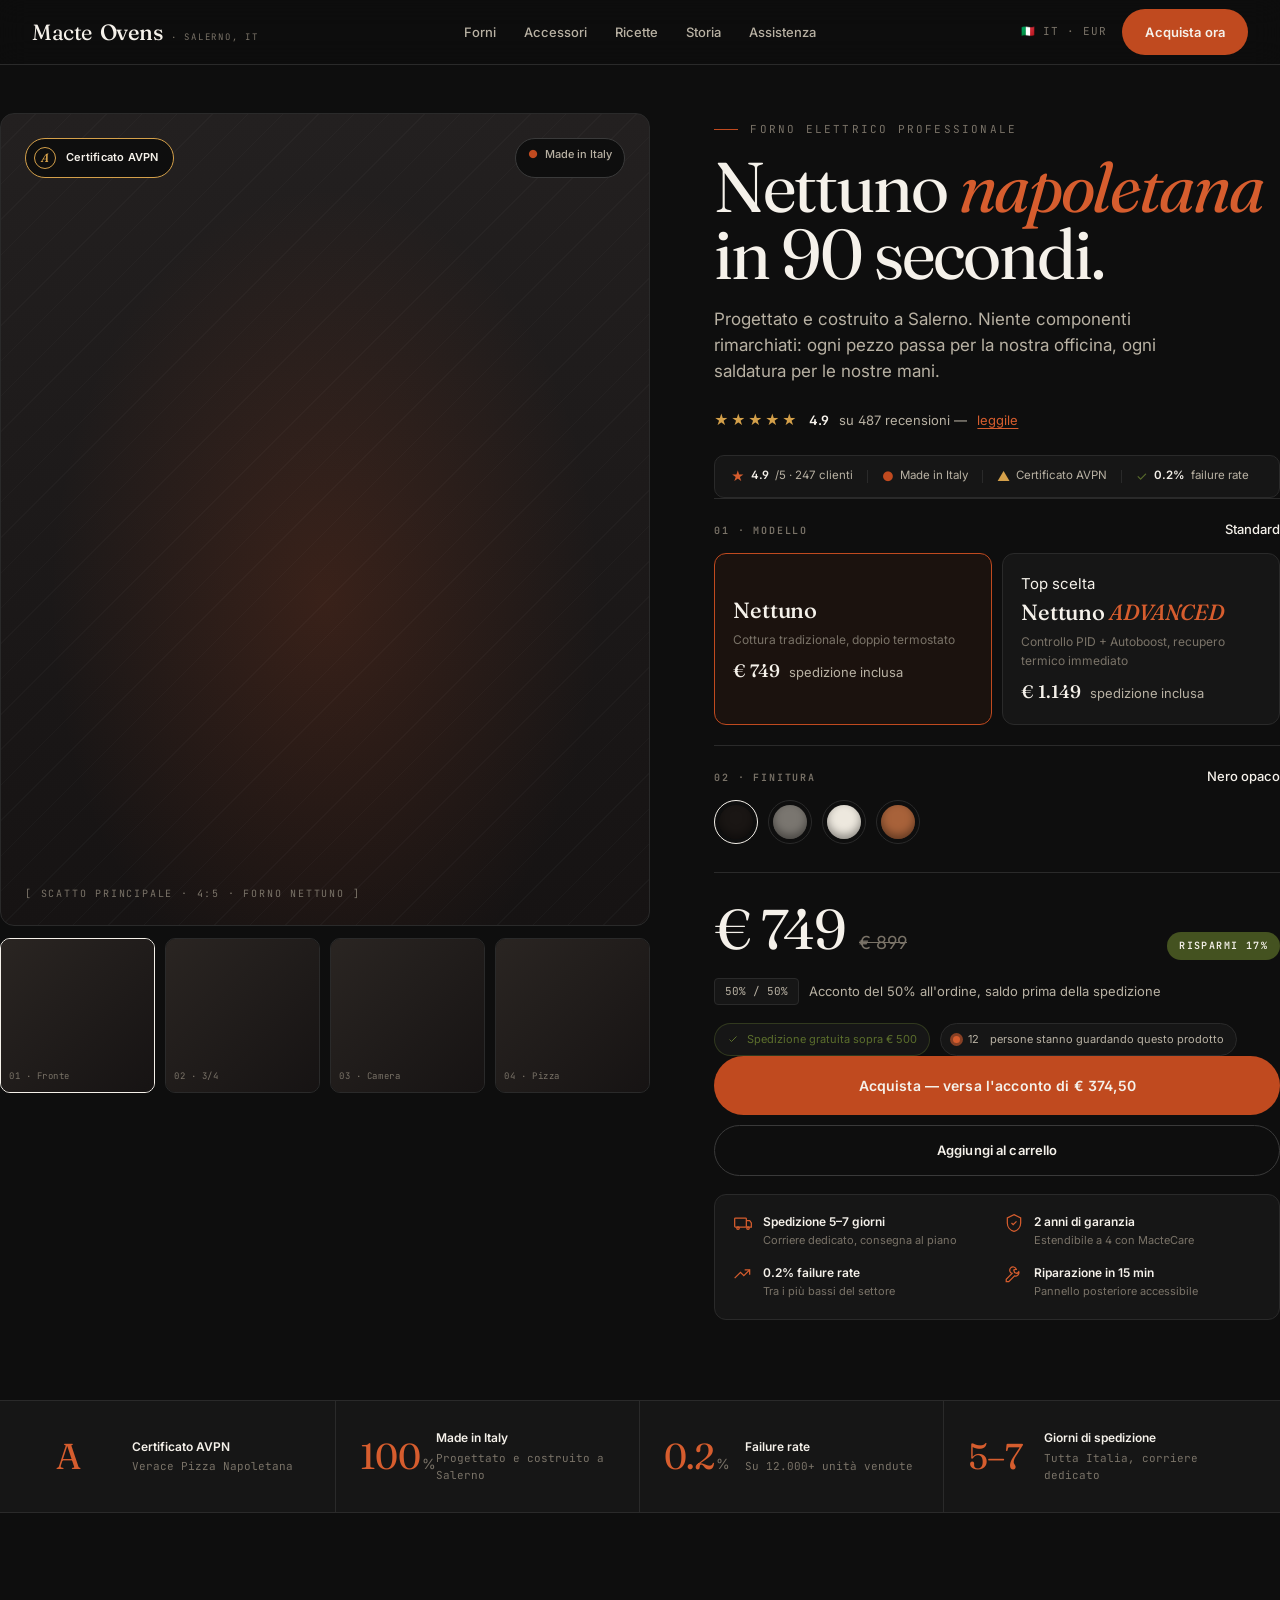
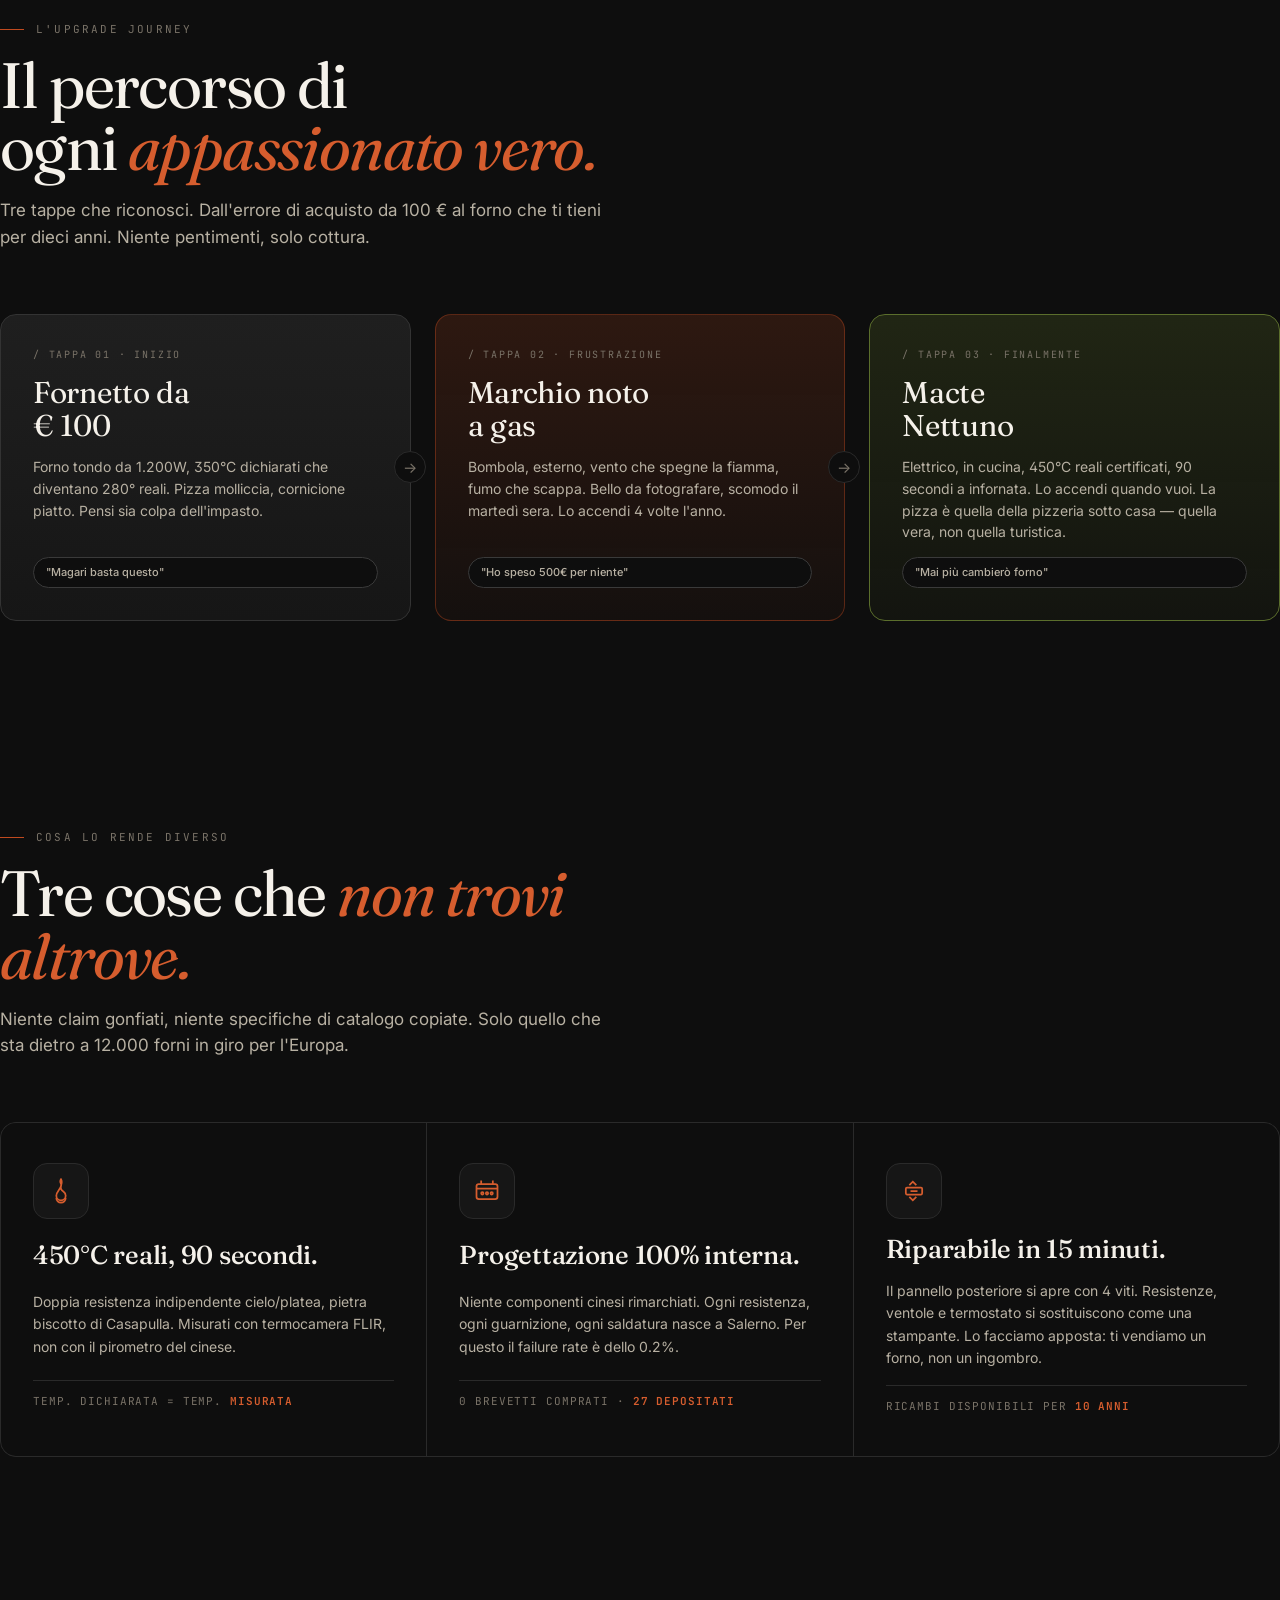
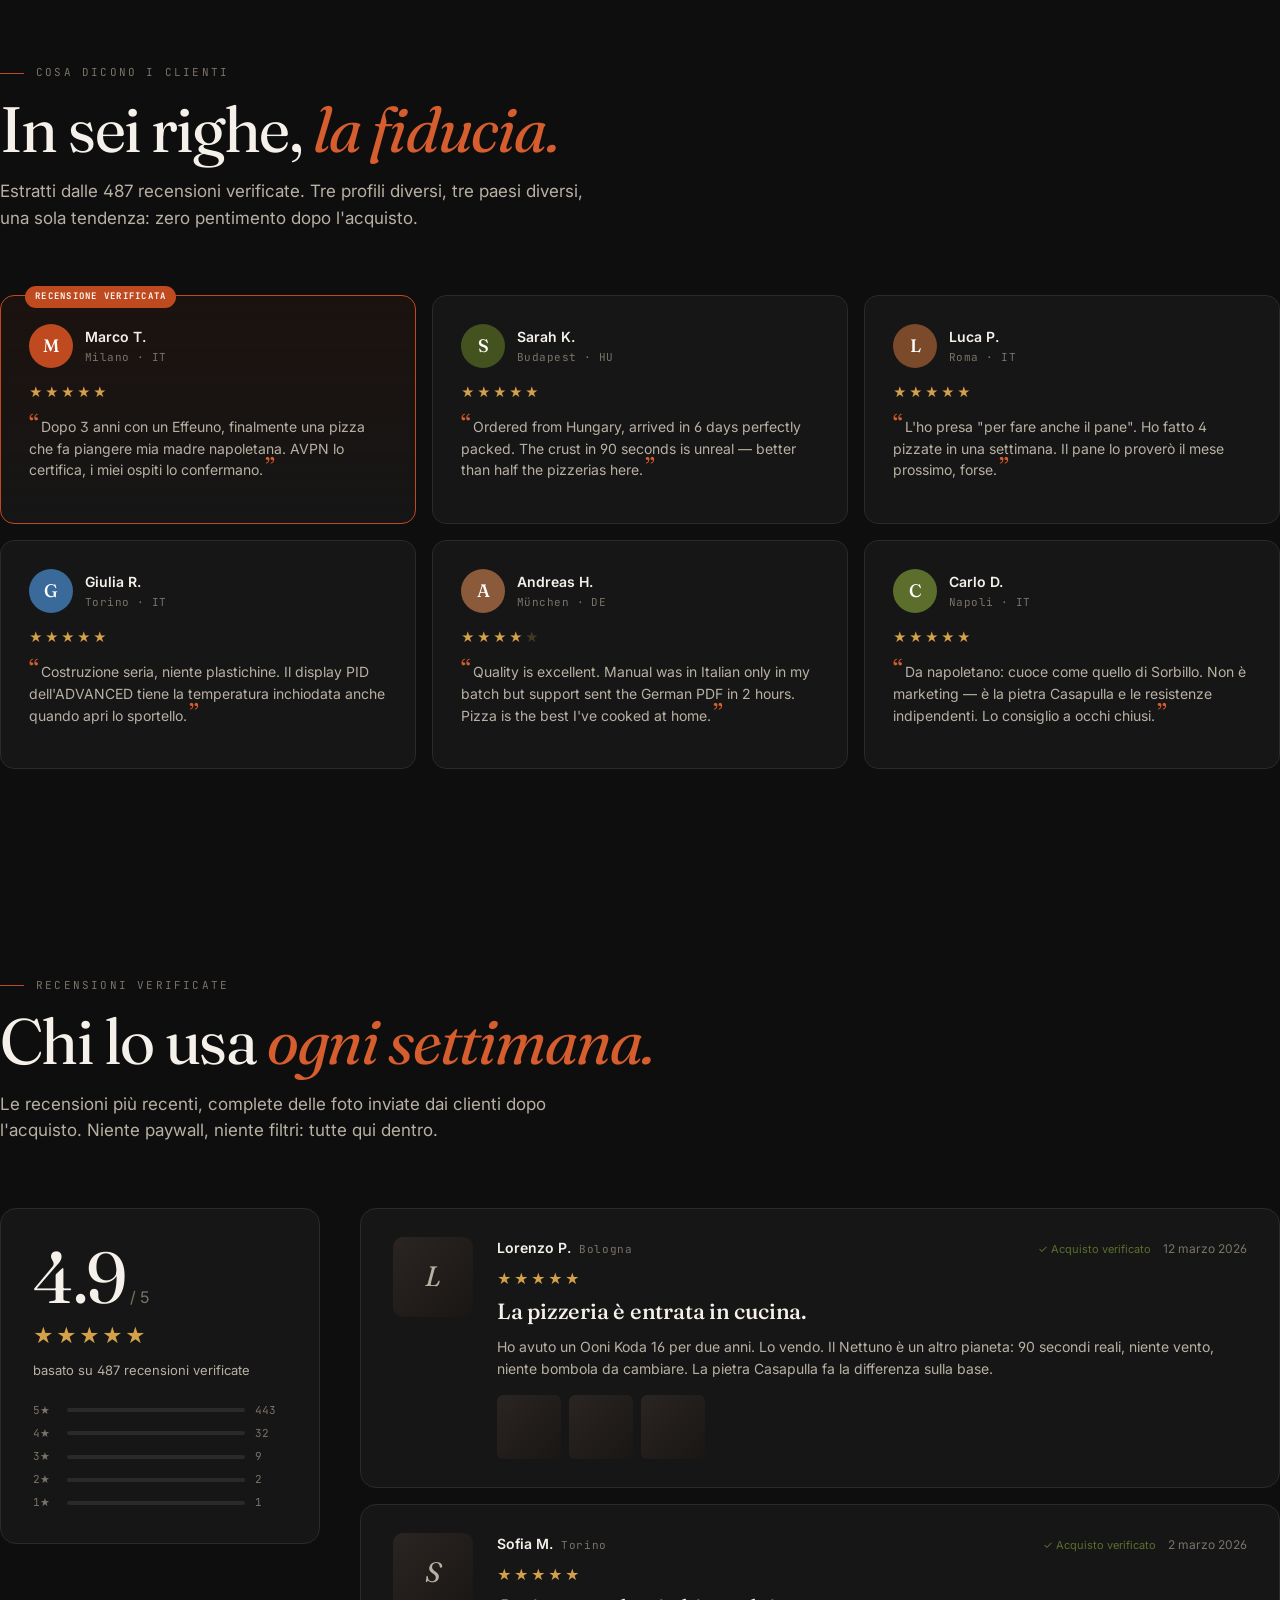
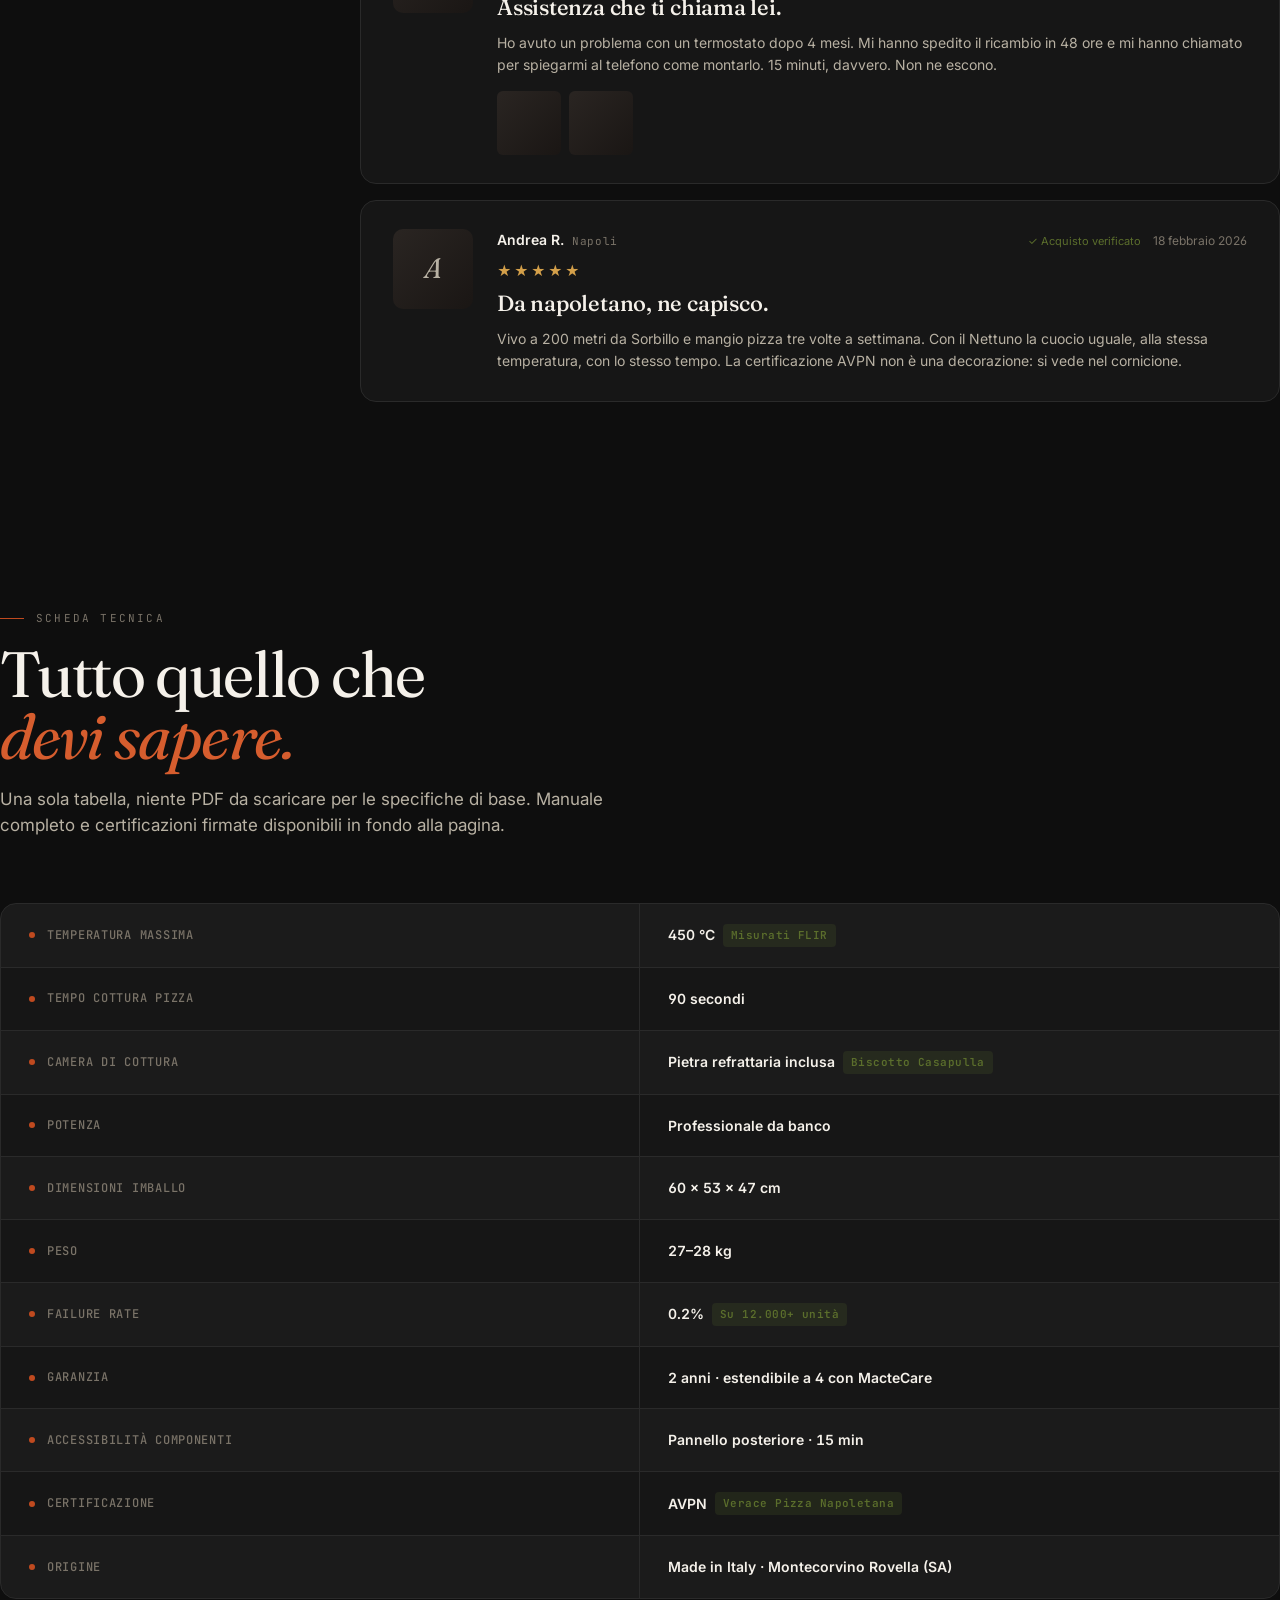
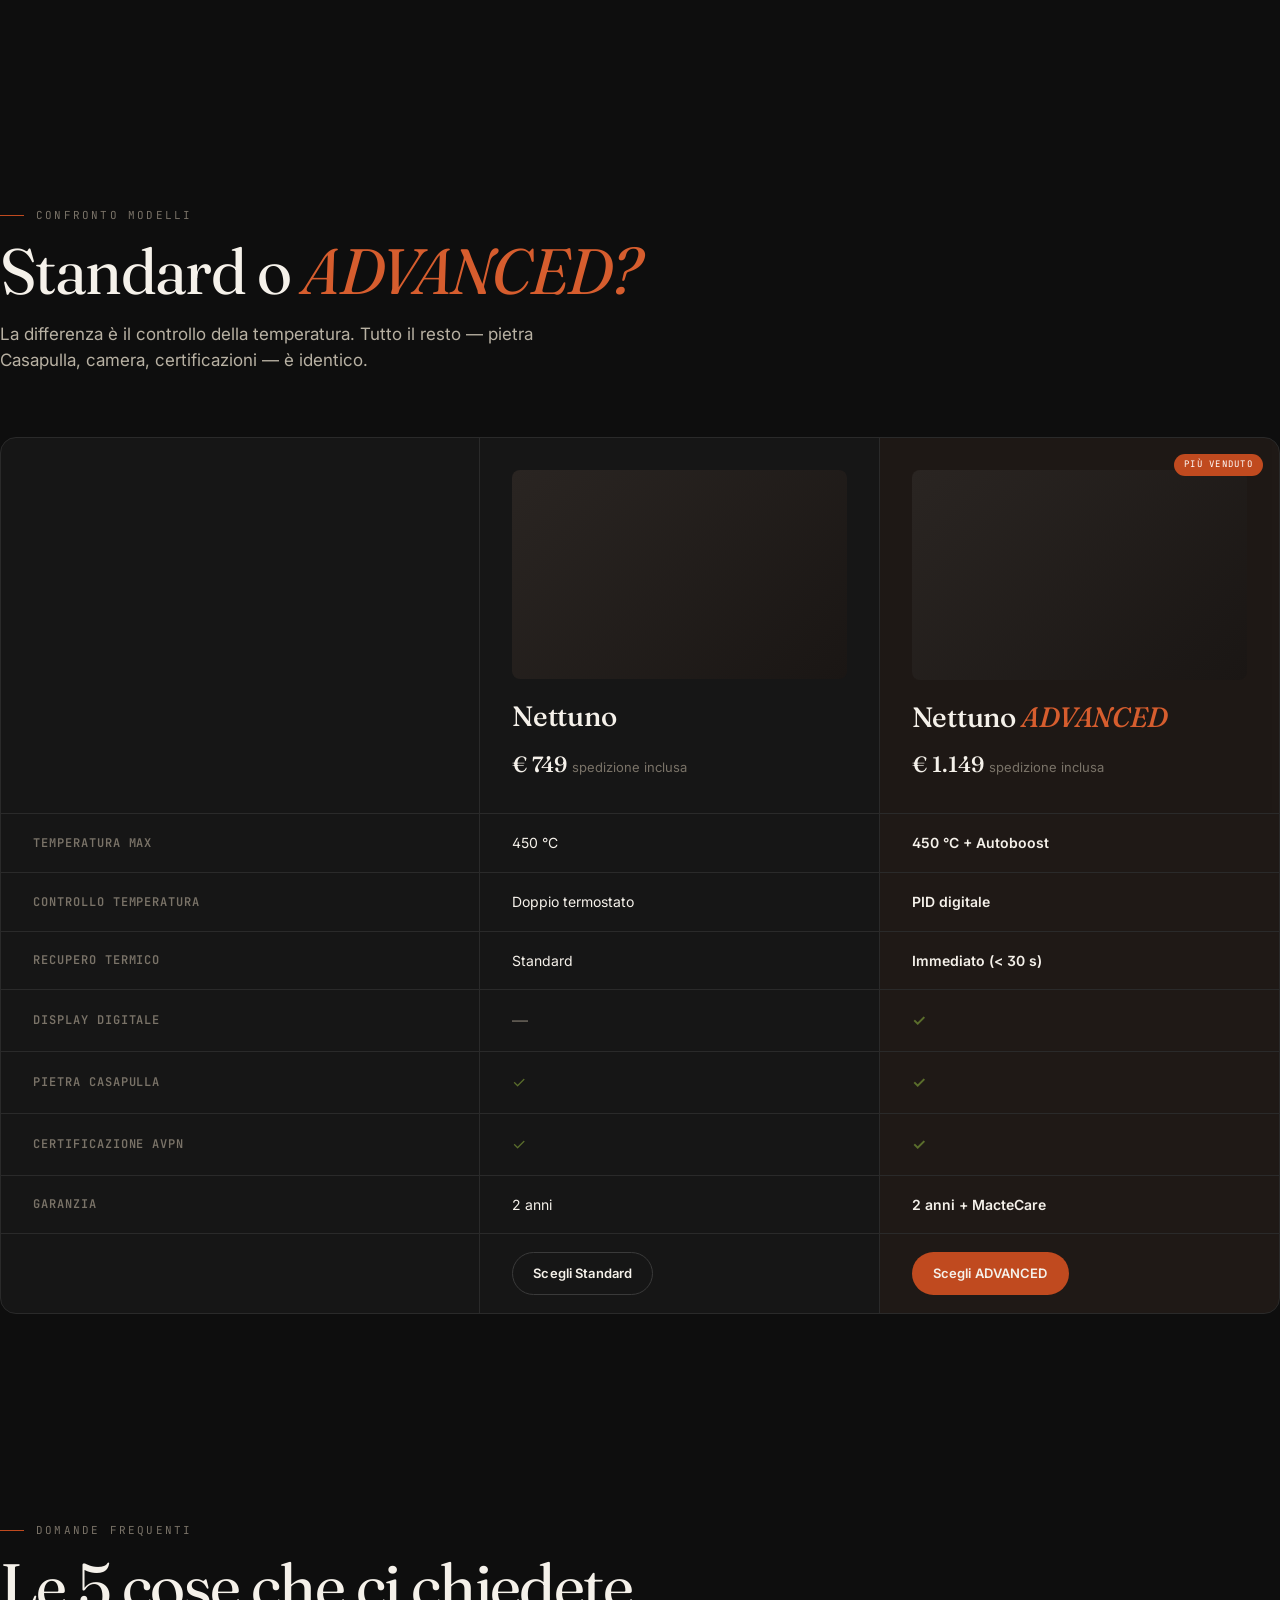
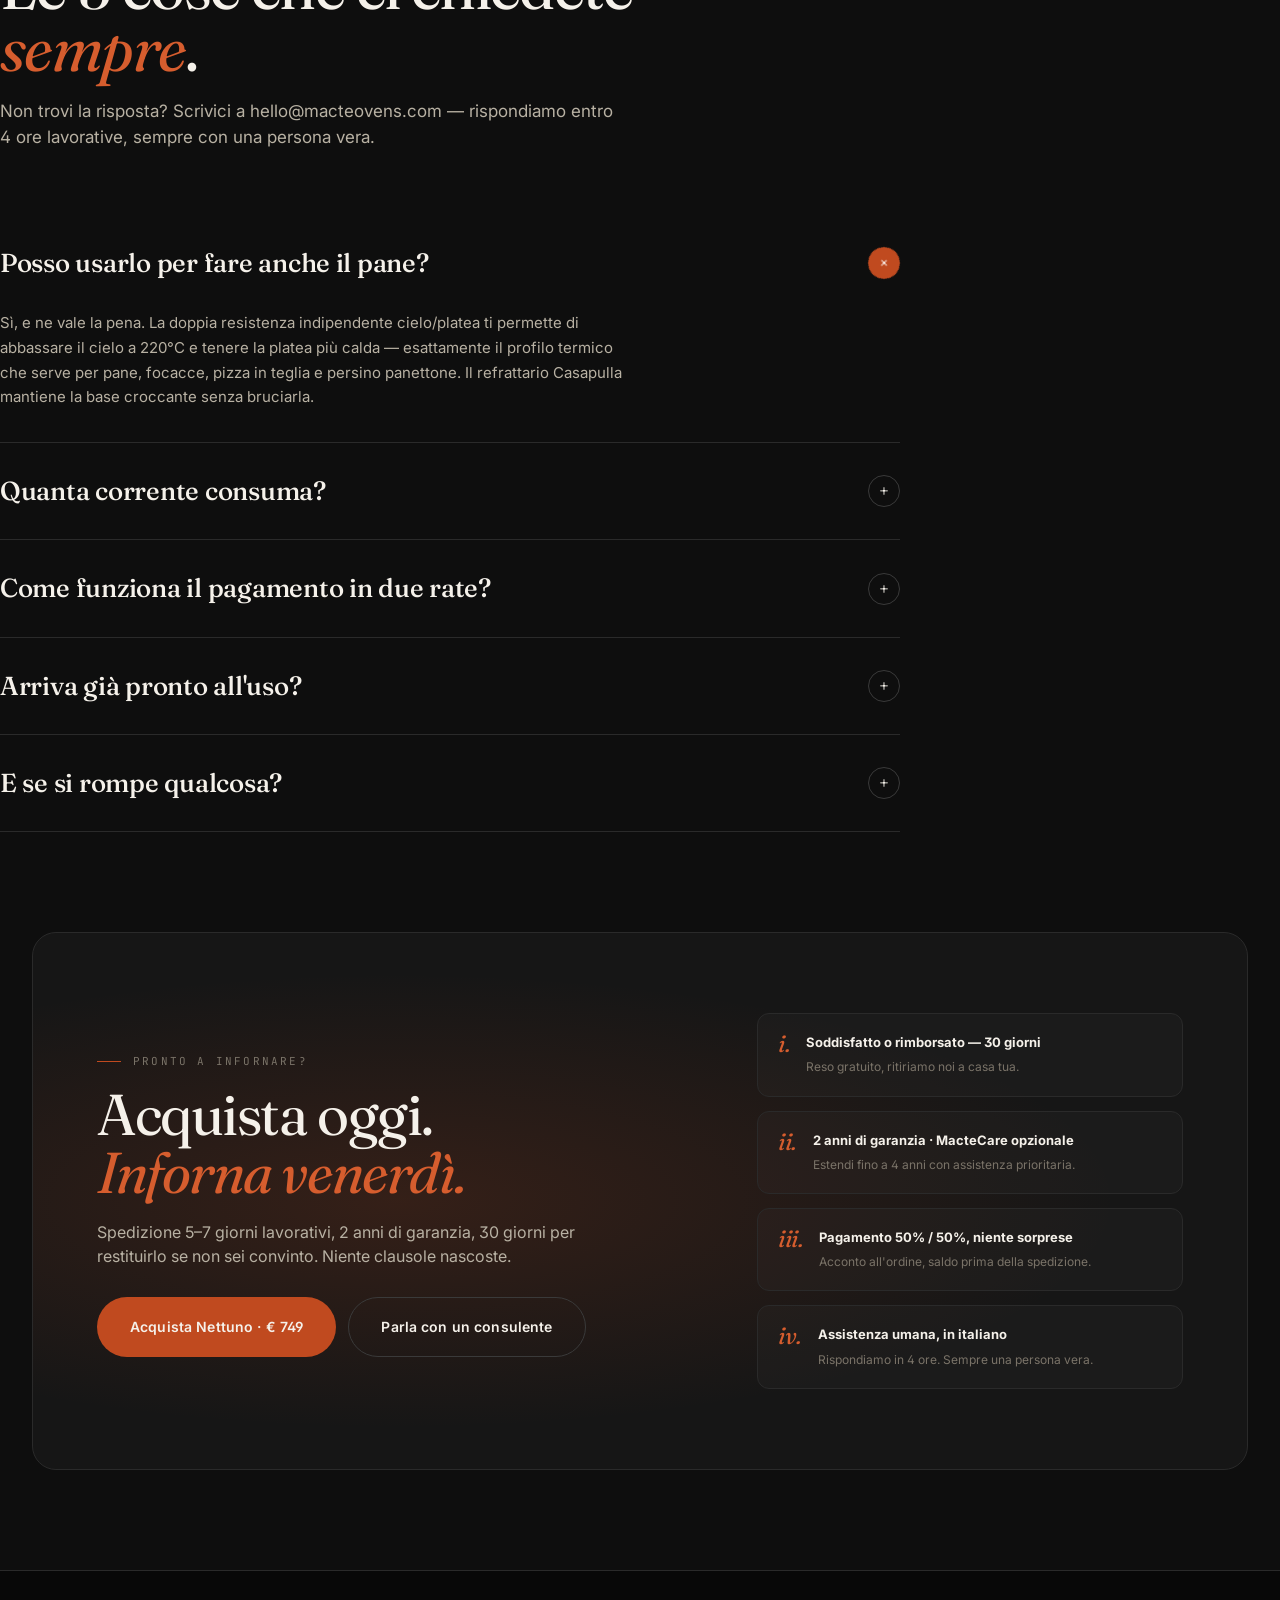
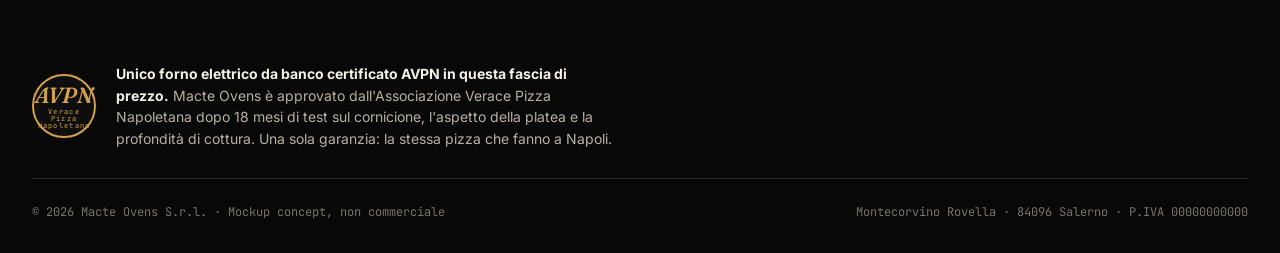
<file: design/Nettuno Shopify Mockup - standalone-src.html>
<!doctype html>
<html lang="it">
<head>
<meta charset="utf-8" />
<meta name="viewport" content="width=device-width, initial-scale=1" />
<title>Nettuno — Forno elettrico per pizza · Macte Ovens</title>
<link rel="preconnect" href="https://fonts.googleapis.com">
<link rel="preconnect" href="https://fonts.gstatic.com" crossorigin>
<link href="https://fonts.googleapis.com/css2?family=Fraunces:ital,opsz,wght@0,9..144,400;0,9..144,500;0,9..144,600;1,9..144,400&family=Inter:wght@400;500;600;700&family=JetBrains+Mono:wght@400;500&display=swap" rel="stylesheet">

<template id="__bundler_thumbnail" data-bg-color="#0E0E0E">
  <svg viewBox="0 0 1200 800" xmlns="http://www.w3.org/2000/svg">
    <rect width="1200" height="800" fill="#0E0E0E"/>
    <rect x="420" y="280" width="360" height="240" rx="8" fill="#1d1d1d" stroke="#2a2a2a" stroke-width="2"/>
    <rect x="420" y="280" width="360" height="28" rx="8" fill="#161616"/>
    <rect x="450" y="340" width="300" height="150" rx="4" fill="#0a0807"/>
    <ellipse cx="600" cy="430" rx="120" ry="40" fill="#C04A1F" opacity="0.6"/>
    <ellipse cx="600" cy="430" rx="80" ry="22" fill="#d65d2e" opacity="0.7"/>
    <rect x="555" y="312" width="90" height="20" rx="2" fill="#0a0807"/>
    <text x="600" y="327" text-anchor="middle" font-family="ui-monospace, monospace" font-size="12" fill="#d65d2e" letter-spacing="2">450°C</text>
    <rect x="460" y="500" width="280" height="10" rx="5" fill="#2a2a2a"/>
    <circle cx="445" cy="322" r="6" fill="#0a0807"/>
    <circle cx="445" cy="322" r="2" fill="#C04A1F"/>
    <circle cx="755" cy="322" r="6" fill="#0a0807"/>
    <circle cx="755" cy="322" r="2" fill="#C04A1F"/>
    <text x="600" y="180" text-anchor="middle" font-family="Georgia, serif" font-size="56" fill="#f5f1ea" letter-spacing="-1">Macte</text>
    <text x="600" y="225" text-anchor="middle" font-family="ui-monospace, monospace" font-size="14" fill="#7a7368" letter-spacing="4">NETTUNO · 450°C · 90 SEC</text>
    <circle cx="600" cy="600" r="20" fill="none" stroke="#d4a04a" stroke-width="2"/>
    <text x="600" y="608" text-anchor="middle" font-family="Georgia, serif" font-style="italic" font-size="18" fill="#d4a04a">A</text>
    <text x="600" y="650" text-anchor="middle" font-family="ui-monospace, monospace" font-size="11" fill="#b8b1a3" letter-spacing="2">CERTIFICATO AVPN</text>
  </svg>
</template>

<style>
  :root {
    --bg: #0E0E0E;
    --bg-2: #161616;
    --bg-3: #1d1d1d;
    --line: #2a2a2a;
    --line-2: #3a3a3a;
    --fg: #f5f1ea;
    --fg-2: #b8b1a3;
    --fg-3: #7a7368;
    --terracotta: #C04A1F;
    --terracotta-2: #d65d2e;
    --olive: #445220;
    --olive-2: #5b6e2c;
    --avpn: #d4a04a;
    --serif: "Fraunces", "Cormorant Garamond", Georgia, serif;
    --sans: "Inter", -apple-system, sans-serif;
    --mono: "JetBrains Mono", ui-monospace, monospace;
  }
  * { box-sizing: border-box; }
  html, body { margin: 0; padding: 0; }
  body {
    background: var(--bg); color: var(--fg);
    font-family: var(--sans);
    font-size: 15px;
    line-height: 1.55;
    -webkit-font-smoothing: antialiased;
    font-feature-settings: "ss01";
  }
  img, svg { max-width: 100%; display: block; }
  button { font: inherit; cursor: pointer; border: none; background: none; color: inherit; }
  a { color: inherit; text-decoration: none; }
  .container { max-width: 1280px; margin: 0 auto; padding: 0 32px; }
  .serif { font-family: var(--serif); font-weight: 400; letter-spacing: -0.02em; }
  .mono { font-family: var(--mono); }
  .eyebrow {
    font-family: var(--mono); font-size: 11px;
    letter-spacing: 0.2em; text-transform: uppercase;
    color: var(--fg-3);
    display: inline-flex; align-items: center; gap: 12px;
  }
  .eyebrow::before {
    content: ""; width: 24px; height: 1px; background: var(--terracotta);
  }

  /* ── NAV ───────────────────────────────────────────────── */
  .nav {
    position: sticky; top: 0; z-index: 50;
    background: rgba(14,14,14,0.85);
    backdrop-filter: blur(14px);
    -webkit-backdrop-filter: blur(14px);
    border-bottom: 1px solid var(--line);
  }
  .nav-inner {
    display: flex; align-items: center; justify-content: space-between;
    height: 64px;
  }
  .logo {
    font-family: var(--serif);
    font-size: 22px;
    letter-spacing: -0.02em;
    display: flex; align-items: baseline; gap: 8px;
  }
  .logo b { font-weight: 500; }
  .logo small {
    font-family: var(--mono);
    font-size: 9px;
    color: var(--fg-3);
    letter-spacing: 0.2em;
    text-transform: uppercase;
  }
  .nav-menu { display: flex; gap: 28px; font-size: 13px; color: var(--fg-2); font-weight: 500; }
  .nav-menu a:hover { color: var(--fg); }
  .nav-right { display: flex; align-items: center; gap: 16px; }
  .nav-right .country {
    font-family: var(--mono); font-size: 11px; color: var(--fg-3); letter-spacing: 0.08em;
  }

  .btn {
    display: inline-flex; align-items: center; justify-content: center; gap: 8px;
    padding: 12px 22px;
    border-radius: 999px;
    font-weight: 600;
    font-size: 13px;
    letter-spacing: 0.01em;
    transition: all .18s;
    border: 1px solid transparent;
    white-space: nowrap;
  }
  .btn-primary { background: var(--terracotta); color: var(--fg); }
  .btn-primary:hover { background: var(--terracotta-2); }
  .btn-secondary {
    background: transparent;
    color: var(--fg);
    border-color: var(--line-2);
  }
  .btn-secondary:hover { border-color: var(--fg); }
  .btn-lg { padding: 18px 32px; font-size: 14px; }

  /* ── HERO ──────────────────────────────────────────────── */
  .hero {
    padding: 48px 0 80px;
    display: grid;
    grid-template-columns: 1.15fr 1fr;
    gap: 64px;
    align-items: start;
  }
  .gallery { position: sticky; top: 96px; }
  .gallery-main {
    aspect-ratio: 4/5;
    background: linear-gradient(180deg, #232020 0%, #161313 100%);
    border: 1px solid var(--line);
    border-radius: 14px;
    position: relative;
    overflow: hidden;
  }
  .ph-stripes {
    position: absolute; inset: 0;
    background:
      repeating-linear-gradient(135deg, transparent 0 24px, rgba(255,255,255,0.025) 24px 25px),
      radial-gradient(ellipse at 50% 60%, rgba(192,74,31,0.18) 0%, transparent 60%);
  }
  .ph-label {
    position: absolute; left: 24px; bottom: 24px;
    font-family: var(--mono);
    font-size: 10px;
    letter-spacing: 0.18em;
    color: var(--fg-3);
    text-transform: uppercase;
  }
  .gallery-badges {
    position: absolute; top: 24px; left: 24px; right: 24px;
    display: flex; justify-content: space-between; gap: 12px;
  }
  .avpn-seal {
    display: inline-flex; align-items: center; gap: 10px;
    padding: 8px 14px 8px 8px;
    background: var(--bg);
    border: 1px solid var(--avpn);
    border-radius: 999px;
    font-size: 11px;
    font-weight: 600;
    letter-spacing: 0.02em;
  }
  .avpn-seal .ring {
    width: 22px; height: 22px;
    border-radius: 50%;
    border: 1.5px solid var(--avpn);
    color: var(--avpn);
    display: grid; place-items: center;
    font-family: var(--serif);
    font-size: 12px;
    font-style: italic;
    font-weight: 600;
  }
  .made-tag {
    padding: 7px 12px;
    background: var(--bg);
    border: 1px solid var(--line-2);
    border-radius: 999px;
    font-size: 11px;
    font-weight: 500;
    color: var(--fg-2);
  }
  .made-tag .flag { color: var(--terracotta); margin-right: 4px; }

  .gallery-thumbs {
    display: grid; grid-template-columns: repeat(4, 1fr);
    gap: 10px; margin-top: 12px;
  }
  .thumb {
    aspect-ratio: 1;
    background: var(--bg-2);
    border: 1.5px solid var(--line);
    border-radius: 10px;
    position: relative;
    overflow: hidden;
    cursor: pointer;
    transition: border-color .15s;
    display: grid; place-items: end start;
    padding: 8px;
  }
  .thumb.active { border-color: var(--fg); }
  .thumb::before {
    content: ""; position: absolute; inset: 0;
    background: linear-gradient(135deg, #2a2522, #161313);
    z-index: 0;
  }
  .thumb span { position: relative; z-index: 1; font-family: var(--mono); font-size: 9px; color: var(--fg-3); letter-spacing: 0.06em; }

  .buy { }
  .buy h1 {
    font-family: var(--serif);
    font-size: clamp(56px, 5.5vw, 80px);
    line-height: 0.95;
    margin: 16px 0 0;
    letter-spacing: -0.03em;
    font-weight: 400;
  }
  .buy h1 em {
    font-style: italic;
    color: var(--terracotta-2);
  }
  .buy .tagline {
    font-size: 17px;
    color: var(--fg-2);
    margin: 18px 0 0;
    max-width: 44ch;
    line-height: 1.55;
  }
  .ratings-line {
    display: flex; align-items: center; gap: 10px;
    margin: 24px 0;
    font-size: 13px; color: var(--fg-2);
  }
  .stars-glyph { color: var(--avpn); letter-spacing: 2px; font-size: 14px; }
  .ratings-line b { color: var(--fg); font-weight: 600; }
  .ratings-line a { color: var(--terracotta-2); text-decoration: underline; text-underline-offset: 3px; }

  .variant-block {
    border-top: 1px solid var(--line);
    padding: 20px 0;
  }
  .variant-head {
    display: flex; justify-content: space-between; align-items: baseline;
    margin-bottom: 14px;
  }
  .variant-head .label {
    font-family: var(--mono);
    font-size: 10px;
    letter-spacing: 0.18em;
    text-transform: uppercase;
    color: var(--fg-3);
    font-weight: 600;
  }
  .variant-head .value { font-size: 13px; font-weight: 500; }

  .model-options { display: grid; grid-template-columns: 1fr 1fr; gap: 10px; }
  .model-opt {
    padding: 18px;
    border: 1.5px solid var(--line);
    border-radius: 12px;
    background: var(--bg-2);
    text-align: left;
    transition: all .15s;
    position: relative;
  }
  .model-opt:hover { border-color: var(--line-2); }
  .model-opt.active { border-color: var(--terracotta); background: rgba(192,74,31,0.08); }
  .model-opt .m-name { font-family: var(--serif); font-size: 22px; font-weight: 500; letter-spacing: -0.01em; }
  .model-opt .m-feat { font-size: 12px; color: var(--fg-3); margin-top: 4px; }
  .model-opt .m-price { font-size: 13px; color: var(--fg-2); margin-top: 8px; font-variant-numeric: tabular-nums; }
  .model-opt .m-price b { color: var(--fg); font-family: var(--serif); font-size: 18px; font-weight: 500; margin-right: 6px; }
  .model-opt.active .badge-recom {
    position: absolute; top: -10px; right: 14px;
    background: var(--terracotta);
    color: white;
    font-family: var(--mono);
    font-size: 9px;
    letter-spacing: 0.12em;
    text-transform: uppercase;
    padding: 3px 8px;
    border-radius: 4px;
  }

  .color-row { display: flex; gap: 10px; }
  .color-opt {
    width: 44px; height: 44px;
    border-radius: 50%;
    border: 1.5px solid var(--line);
    cursor: pointer;
    position: relative;
    transition: all .15s;
    overflow: hidden;
  }
  .color-opt::before {
    content: ""; position: absolute; inset: 4px;
    border-radius: 50%;
    background: var(--c, #1a1a1a);
    box-shadow: inset 0 -4px 8px rgba(0,0,0,0.4);
  }
  .color-opt.active { border-color: var(--fg); }
  .color-opt.active::after {
    content: ""; position: absolute; inset: -4px;
    border: 1px solid var(--fg);
    border-radius: 50%;
  }

  .price-row {
    display: flex; align-items: baseline; gap: 14px;
    padding: 28px 0 14px;
    border-top: 1px solid var(--line);
    margin-top: 8px;
  }
  .price-now { font-family: var(--serif); font-size: 56px; line-height: 1; letter-spacing: -0.03em; font-weight: 400; }
  .price-old { color: var(--fg-3); text-decoration: line-through; font-size: 18px; }
  .save-tag {
    margin-left: auto;
    background: var(--olive);
    color: var(--fg);
    padding: 6px 12px;
    border-radius: 999px;
    font-family: var(--mono);
    font-size: 10px;
    letter-spacing: 0.14em;
    text-transform: uppercase;
    font-weight: 600;
  }
  .payment-note {
    font-size: 13px;
    color: var(--fg-2);
    display: flex; align-items: center; gap: 10px;
    margin: 4px 0 16px;
  }
  .payment-note .pill {
    background: var(--bg-2);
    border: 1px solid var(--line);
    padding: 4px 10px;
    border-radius: 4px;
    font-family: var(--mono);
    font-size: 11px;
    color: var(--fg-2);
  }

  .cta-stack { display: grid; gap: 10px; }
  .cta-stack .btn-primary { padding: 18px; font-size: 14px; }
  .cta-stack .btn-secondary { padding: 14px; font-size: 13px; }

  .ship-info {
    margin-top: 18px;
    display: grid;
    grid-template-columns: 1fr 1fr;
    gap: 14px;
    padding: 18px;
    background: var(--bg-2);
    border: 1px solid var(--line);
    border-radius: 12px;
    font-size: 12px;
  }
  .ship-info .ic {
    width: 20px; height: 20px;
    color: var(--terracotta-2);
    flex-shrink: 0;
  }
  .ship-info .item {
    display: flex; gap: 10px; align-items: flex-start;
  }
  .ship-info b { display: block; color: var(--fg); font-size: 12px; font-weight: 600; }
  .ship-info span { color: var(--fg-3); font-size: 11px; line-height: 1.4; }

  /* ── TRUST BAR ─────────────────────────────────────────── */
  .trust-bar {
    border-top: 1px solid var(--line);
    border-bottom: 1px solid var(--line);
    background: var(--bg-2);
  }
  .trust-bar-inner {
    display: grid;
    grid-template-columns: repeat(4, 1fr);
    gap: 0;
  }
  .trust-item {
    padding: 28px 24px;
    display: flex;
    align-items: center;
    gap: 16px;
    border-right: 1px solid var(--line);
  }
  .trust-item:last-child { border-right: 0; }
  .trust-item .num {
    font-family: var(--serif);
    font-size: 36px;
    line-height: 1;
    letter-spacing: -0.02em;
    color: var(--terracotta-2);
    font-weight: 400;
    min-width: 60px;
  }
  .trust-item .num small {
    font-family: var(--sans);
    font-size: 14px;
    color: var(--fg-3);
    margin-left: 2px;
  }
  .trust-item .lbl { font-size: 12px; font-weight: 600; }
  .trust-item .sub { font-size: 11px; color: var(--fg-3); font-family: var(--mono); margin-top: 2px; }

  /* ── SECTION ────────────────────────────────────────────── */
  .section { padding: 100px 0; }
  .section-head { max-width: 720px; margin-bottom: 64px; }
  .section-head h2 {
    font-family: var(--serif);
    font-size: clamp(48px, 5vw, 68px);
    line-height: 0.98;
    margin: 16px 0 18px;
    letter-spacing: -0.025em;
    font-weight: 400;
  }
  .section-head h2 em { font-style: italic; color: var(--terracotta-2); }
  .section-head p { color: var(--fg-2); font-size: 17px; max-width: 56ch; }

  /* ── CHI COMPRA ───────────────────────────────────────────── */
  .journey {
    display: grid;
    grid-template-columns: 1fr 1fr 1fr;
    gap: 24px;
    align-items: stretch;
  }
  .journey-card {
    background: var(--bg-2);
    border: 1px solid var(--line);
    border-radius: 16px;
    padding: 32px;
    position: relative;
    display: grid;
    grid-template-rows: auto auto 1fr auto;
    gap: 14px;
  }
  .journey-card.active {
    background: linear-gradient(180deg, rgba(192,74,31,0.12) 0%, var(--bg-2) 100%);
    border-color: var(--terracotta);
  }
  .journey-card .step {
    font-family: var(--mono);
    font-size: 10px;
    color: var(--fg-3);
    letter-spacing: 0.18em;
    text-transform: uppercase;
  }
  .journey-card h3 {
    font-family: var(--serif);
    font-size: 30px;
    line-height: 1.1;
    margin: 0;
    letter-spacing: -0.01em;
    font-weight: 400;
  }
  .journey-card p { color: var(--fg-2); font-size: 14px; margin: 0; }
  .journey-card .tag {
    align-self: flex-start;
    background: var(--bg);
    border: 1px solid var(--line-2);
    padding: 6px 12px;
    border-radius: 999px;
    font-size: 11px;
    color: var(--fg-2);
    font-weight: 500;
  }
  .journey-card.active .tag {
    background: var(--terracotta);
    color: var(--fg);
    border-color: var(--terracotta);
  }

  /* ── FEATURES ────────────────────────────────────────────── */
  .features {
    display: grid;
    grid-template-columns: repeat(3, 1fr);
    gap: 1px;
    background: var(--line);
    border: 1px solid var(--line);
    border-radius: 16px;
    overflow: hidden;
  }
  .feature {
    background: var(--bg);
    padding: 40px 32px;
    display: grid;
    gap: 16px;
  }
  .feat-icon {
    width: 56px; height: 56px;
    background: var(--bg-2);
    border: 1px solid var(--line);
    border-radius: 14px;
    display: grid; place-items: center;
    color: var(--terracotta-2);
  }
  .feature h3 {
    font-family: var(--serif);
    font-size: 26px;
    margin: 0;
    line-height: 1.1;
    letter-spacing: -0.01em;
    font-weight: 500;
  }
  .feature p { color: var(--fg-2); margin: 0; font-size: 14px; line-height: 1.6; }
  .feature .feat-stat {
    font-family: var(--mono);
    font-size: 11px;
    color: var(--fg-3);
    letter-spacing: 0.08em;
    text-transform: uppercase;
    padding-top: 12px;
    border-top: 1px solid var(--line);
  }
  .feature .feat-stat b { color: var(--terracotta-2); font-weight: 600; }

  /* ── UGC ───────────────────────────────────────────────────── */
  .ugc {
    display: grid;
    grid-template-columns: repeat(4, 1fr);
    grid-template-rows: repeat(2, 220px);
    gap: 12px;
  }
  .ugc-tile {
    position: relative;
    background: var(--bg-2);
    border-radius: 10px;
    overflow: hidden;
    cursor: pointer;
  }
  .ugc-tile::before {
    content: "";
    position: absolute; inset: 0;
    background:
      linear-gradient(180deg, transparent 50%, rgba(0,0,0,0.7) 100%),
      var(--ugc-color, linear-gradient(135deg, #2a2522, #1a1614));
  }
  .ugc-tile.feat { grid-row: span 2; }
  .ugc-tile .meta {
    position: absolute;
    bottom: 14px; left: 14px; right: 14px;
    display: flex; justify-content: space-between; align-items: end;
    color: var(--fg);
    z-index: 2;
  }
  .ugc-tile .meta .name { font-size: 13px; font-weight: 600; }
  .ugc-tile .meta .city { font-size: 11px; color: var(--fg-2); font-family: var(--mono); letter-spacing: 0.06em; }
  .ugc-tile .meta .ig {
    background: rgba(255,255,255,0.15);
    backdrop-filter: blur(6px);
    padding: 4px 8px;
    border-radius: 4px;
    font-family: var(--mono);
    font-size: 10px;
  }
  .ugc-cta { display: flex; justify-content: center; margin-top: 32px; }

  /* ── REVIEWS ────────────────────────────────────────────────── */
  .reviews-wrap {
    display: grid;
    grid-template-columns: 320px 1fr;
    gap: 40px;
  }
  .reviews-overview {
    background: var(--bg-2);
    border: 1px solid var(--line);
    border-radius: 16px;
    padding: 32px;
    height: fit-content;
  }
  .reviews-overview .big {
    font-family: var(--serif);
    font-size: 72px;
    line-height: 1;
    letter-spacing: -0.02em;
    font-weight: 400;
  }
  .reviews-overview .of { color: var(--fg-3); font-size: 16px; }
  .reviews-overview .stars-glyph { font-size: 20px; display: block; margin: 8px 0; }
  .reviews-overview .total { color: var(--fg-2); font-size: 13px; }
  .review-bars { margin-top: 22px; display: grid; gap: 6px; }
  .review-bar {
    display: grid;
    grid-template-columns: 24px 1fr 32px;
    align-items: center;
    gap: 10px;
    font-size: 11px;
    color: var(--fg-3);
    font-family: var(--mono);
  }
  .review-bar .track {
    height: 4px;
    background: var(--line);
    border-radius: 999px;
    overflow: hidden;
  }
  .review-bar .fill { height: 100%; background: var(--avpn); border-radius: 999px; }

  .reviews-list { display: grid; gap: 16px; }
  .review {
    background: var(--bg-2);
    border: 1px solid var(--line);
    border-radius: 16px;
    padding: 28px 32px;
    display: grid;
    grid-template-columns: 80px 1fr;
    gap: 24px;
    align-items: start;
  }
  .review .ph-photo {
    aspect-ratio: 1;
    background: linear-gradient(135deg, #2a2522, #1a1614);
    border-radius: 10px;
    display: grid; place-items: center;
    font-family: var(--serif);
    font-size: 28px;
    color: var(--fg-2);
    font-style: italic;
    font-weight: 400;
  }
  .review .head {
    display: flex; justify-content: space-between; align-items: baseline;
    flex-wrap: wrap; gap: 12px;
    margin-bottom: 8px;
  }
  .review .head .who { font-weight: 600; font-size: 14px; }
  .review .head .who .city { color: var(--fg-3); font-weight: 400; font-family: var(--mono); font-size: 11px; margin-left: 8px; letter-spacing: 0.06em; }
  .review .head .meta { display: flex; align-items: center; gap: 12px; color: var(--fg-3); font-size: 12px; }
  .review .head .verified { color: var(--olive-2); font-size: 11px; display: flex; align-items: center; gap: 4px; }
  .review h4 {
    font-family: var(--serif);
    font-size: 22px;
    margin: 4px 0 8px;
    letter-spacing: -0.01em;
    font-weight: 500;
  }
  .review p { color: var(--fg-2); margin: 0; font-size: 14px; line-height: 1.6; }
  .review .review-photos {
    display: flex; gap: 8px;
    margin-top: 14px;
  }
  .review .review-photos .rp {
    width: 64px; height: 64px;
    background: linear-gradient(135deg, #2a2522, #1a1614);
    border-radius: 6px;
  }

  /* ── TABS / SPECS ──────────────────────────────────────────── */
  .specs-tabs {
    background: var(--bg-2);
    border: 1px solid var(--line);
    border-radius: 16px;
    overflow: hidden;
  }
  .tab-row {
    display: flex;
    border-bottom: 1px solid var(--line);
  }
  .tab {
    padding: 22px 28px;
    font-size: 13px;
    font-weight: 600;
    color: var(--fg-3);
    border-bottom: 2px solid transparent;
    transition: all .15s;
    letter-spacing: 0.02em;
  }
  .tab.active { color: var(--fg); border-bottom-color: var(--terracotta); }
  .tab:hover { color: var(--fg); }
  .tab-body { padding: 40px 48px; }
  .tab-pane { display: none; }
  .tab-pane.active { display: grid; grid-template-columns: 1fr 1fr; gap: 16px 64px; }
  .spec-row {
    display: flex; justify-content: space-between;
    padding: 16px 0;
    border-bottom: 1px solid var(--line);
    font-size: 14px;
  }
  .spec-row .k { color: var(--fg-3); }
  .spec-row .v { font-weight: 600; font-variant-numeric: tabular-nums; }

  /* ── COMPARE ───────────────────────────────────────────────── */
  .compare {
    background: var(--bg-2);
    border: 1px solid var(--line);
    border-radius: 16px;
    overflow: hidden;
  }
  .compare-head {
    display: grid;
    grid-template-columns: 1.2fr 1fr 1fr;
    border-bottom: 1px solid var(--line);
  }
  .compare-head .col {
    padding: 32px;
    border-right: 1px solid var(--line);
    position: relative;
  }
  .compare-head .col:last-child { border-right: 0; }
  .compare-head .col.featured { background: rgba(192,74,31,0.05); }
  .compare-head .ph-mini {
    aspect-ratio: 16/10;
    background: linear-gradient(135deg, #2a2522, #1a1614);
    border-radius: 8px;
    margin-bottom: 16px;
  }
  .compare-head .name {
    font-family: var(--serif);
    font-size: 28px;
    letter-spacing: -0.01em;
    font-weight: 500;
  }
  .compare-head .name em { font-style: italic; color: var(--terracotta-2); }
  .compare-head .price { font-size: 18px; margin-top: 8px; }
  .compare-head .price b { font-family: var(--serif); font-weight: 500; font-size: 22px; }
  .compare-head .col.featured .star {
    position: absolute; top: 16px; right: 16px;
    background: var(--terracotta);
    color: white;
    padding: 4px 10px;
    border-radius: 999px;
    font-family: var(--mono);
    font-size: 9px;
    letter-spacing: 0.14em;
    text-transform: uppercase;
  }
  .compare-row {
    display: grid;
    grid-template-columns: 1.2fr 1fr 1fr;
    border-bottom: 1px solid var(--line);
  }
  .compare-row:last-child { border-bottom: 0; }
  .compare-row .cell {
    padding: 18px 32px;
    border-right: 1px solid var(--line);
    font-size: 14px;
    display: flex; align-items: center;
  }
  .compare-row .cell:last-child { border-right: 0; }
  .compare-row .cell.label { color: var(--fg-3); font-size: 12px; text-transform: uppercase; letter-spacing: 0.08em; font-weight: 600; font-family: var(--mono); }
  .compare-row .cell.featured { background: rgba(192,74,31,0.05); font-weight: 600; }
  .check { color: var(--olive-2); font-size: 16px; }
  .dash { color: var(--fg-3); font-size: 16px; }

  /* ── FAQ ───────────────────────────────────────────────────── */
  .faq { max-width: 900px; }
  .faq-item {
    border-bottom: 1px solid var(--line);
    cursor: pointer;
  }
  .faq-q {
    padding: 28px 0;
    display: flex; justify-content: space-between; align-items: center;
    font-family: var(--serif);
    font-size: 26px;
    letter-spacing: -0.01em;
    font-weight: 500;
  }
  .faq-q .plus {
    width: 32px; height: 32px;
    border-radius: 50%;
    border: 1px solid var(--line-2);
    display: grid; place-items: center;
    font-size: 18px;
    flex-shrink: 0;
    transition: transform .25s, background .25s, color .25s;
  }
  .faq-item.open .plus {
    background: var(--terracotta);
    border-color: var(--terracotta);
    color: white;
    transform: rotate(45deg);
  }
  .faq-a {
    display: grid;
    grid-template-rows: 0fr;
    transition: grid-template-rows .25s ease;
    color: var(--fg-2);
    font-size: 15px;
    line-height: 1.65;
  }
  .faq-a > div { overflow: hidden; max-width: 70ch; }
  .faq-item.open .faq-a { grid-template-rows: 1fr; }
  .faq-item.open .faq-a > div { padding-bottom: 32px; }

  /* ── FINAL CTA ─────────────────────────────────────────────── */
  .final-cta {
    background:
      radial-gradient(ellipse at 30% 50%, rgba(192,74,31,0.18) 0%, transparent 60%),
      var(--bg-2);
    border: 1px solid var(--line);
    border-radius: 24px;
    padding: 80px 64px;
    display: grid;
    grid-template-columns: 1.4fr 1fr;
    gap: 64px;
    align-items: center;
    margin-bottom: 100px;
  }
  .final-cta h2 {
    font-family: var(--serif);
    font-size: clamp(44px, 4.5vw, 64px);
    line-height: 1;
    margin: 16px 0 18px;
    letter-spacing: -0.025em;
    font-weight: 400;
  }
  .final-cta h2 em { font-style: italic; color: var(--terracotta-2); }
  .final-cta p { color: var(--fg-2); font-size: 16px; max-width: 50ch; }
  .final-cta .guarantees {
    display: grid; gap: 14px;
  }
  .guarantee {
    display: flex; gap: 16px;
    padding: 18px 20px;
    background: rgba(255,255,255,0.02);
    border: 1px solid var(--line);
    border-radius: 12px;
  }
  .guarantee .gnum {
    font-family: var(--serif);
    font-size: 24px;
    color: var(--terracotta-2);
    font-style: italic;
    line-height: 1;
    flex-shrink: 0;
  }
  .guarantee b { font-size: 13px; display: block; margin-bottom: 2px; }
  .guarantee span { font-size: 12px; color: var(--fg-3); }
  .final-cta-actions { display: flex; gap: 12px; margin-top: 28px; flex-wrap: wrap; }

  /* ── FOOTER ────────────────────────────────────────────────── */
  footer {
    background: #080808;
    padding: 64px 0 32px;
    border-top: 1px solid var(--line);
  }
  .foot-mini {
    display: flex; justify-content: space-between;
    color: var(--fg-3);
    font-size: 12px;
    font-family: var(--mono);
  }

  /* ── MICRO ROW ABOVE-FOLD ──────────────────────────────────── */
  .micro-row {
    display: flex;
    flex-wrap: wrap;
    gap: 0;
    margin: 14px 0 0;
    padding: 14px 16px;
    background: var(--bg-2);
    border: 1px solid var(--line);
    border-radius: 10px;
    cursor: pointer;
    transition: border-color .15s, background .15s;
  }
  .micro-row:hover { border-color: var(--terracotta); background: rgba(192,74,31,0.06); }
  .micro-row .mi {
    display: flex; align-items: center; gap: 6px;
    font-size: 11.5px;
    color: var(--fg-2);
    padding: 0 14px;
    border-right: 1px solid var(--line);
    line-height: 1;
  }
  .micro-row .mi:first-child { padding-left: 0; }
  .micro-row .mi:last-child { border-right: 0; padding-right: 0; }
  .micro-row .mi b { color: var(--fg); font-weight: 600; }
  .micro-row .mi-icon { color: var(--terracotta-2); font-size: 13px; }
  .micro-row .mi-icon.avpn-i { color: var(--avpn); }
  .micro-row .mi-icon.check-i { color: var(--olive-2); }
  .micro-row .mi-icon.flag-i { color: var(--terracotta); }

  /* viewer count + free ship */
  .live-badges {
    display: flex; gap: 10px; flex-wrap: wrap;
    margin: 18px 0 0;
  }
  .live-badge {
    display: inline-flex; align-items: center; gap: 8px;
    padding: 7px 12px;
    background: var(--bg-2);
    border: 1px solid var(--line);
    border-radius: 999px;
    font-size: 11px;
    color: var(--fg-2);
  }
  .live-badge.ship { color: var(--olive-2); border-color: rgba(91,110,44,0.4); }
  .live-badge.viewers { color: var(--fg-2); }
  .live-badge .pulse {
    width: 7px; height: 7px;
    border-radius: 50%;
    background: #d65d2e;
    position: relative;
    flex-shrink: 0;
  }
  .live-badge .pulse::after {
    content: ""; position: absolute; inset: -3px;
    border-radius: 50%;
    background: #d65d2e;
    opacity: 0.6;
    animation: pulse 2s infinite;
  }
  @keyframes pulse {
    0% { transform: scale(1); opacity: 0.6; }
    100% { transform: scale(2.5); opacity: 0; }
  }

  /* ── JOURNEY (3 colors) ───────────────────────────────────── */
  .journey-card.step-1 {
    background: linear-gradient(180deg, #1f1f1f 0%, var(--bg-2) 100%);
    border-color: #333;
  }
  .journey-card.step-2 {
    background: linear-gradient(180deg, rgba(192,74,31,0.18) 0%, rgba(192,74,31,0.04) 100%);
    border-color: rgba(192,74,31,0.4);
  }
  .journey-card.step-3 {
    background: linear-gradient(180deg, rgba(68,82,32,0.35) 0%, rgba(68,82,32,0.1) 100%);
    border-color: var(--olive-2);
  }
  .journey-card .arrow {
    position: absolute;
    top: 50%;
    right: -16px;
    transform: translateY(-50%);
    color: var(--fg-3);
    z-index: 2;
    background: var(--bg);
    width: 32px; height: 32px;
    border-radius: 50%;
    border: 1px solid var(--line);
    display: grid; place-items: center;
  }
  .journey-card:last-child .arrow { display: none; }

  /* ── MINI REVIEWS (ex-UGC) ─────────────────────────────────── */
  .mini-reviews {
    display: grid;
    grid-template-columns: repeat(3, 1fr);
    gap: 16px;
  }
  .mini-review {
    background: var(--bg-2);
    border: 1px solid var(--line);
    border-radius: 14px;
    padding: 28px;
    position: relative;
    display: grid;
    grid-template-rows: auto auto auto 1fr;
    gap: 14px;
  }
  .mini-review.feat {
    border-color: var(--terracotta);
    background: linear-gradient(180deg, rgba(192,74,31,0.08) 0%, var(--bg-2) 100%);
  }
  .mini-review.feat .verif-tag {
    position: absolute;
    top: -10px;
    left: 24px;
    background: var(--terracotta);
    color: white;
    padding: 4px 10px;
    border-radius: 999px;
    font-family: var(--mono);
    font-size: 9px;
    letter-spacing: 0.14em;
    text-transform: uppercase;
    font-weight: 600;
  }
  .mini-review .head {
    display: flex; align-items: center; gap: 12px;
  }
  .mini-review .av {
    width: 44px; height: 44px;
    border-radius: 50%;
    display: grid; place-items: center;
    color: white;
    font-family: var(--serif);
    font-size: 18px;
    font-weight: 500;
    letter-spacing: -0.01em;
    flex-shrink: 0;
  }
  .mini-review .ident { display: flex; flex-direction: column; gap: 2px; }
  .mini-review .ident .nm { font-size: 14px; font-weight: 600; }
  .mini-review .ident .ct { font-size: 11px; color: var(--fg-3); font-family: var(--mono); letter-spacing: 0.04em; }
  .mini-review .st { color: var(--avpn); letter-spacing: 2px; font-size: 13px; }
  .mini-review p {
    margin: 0;
    font-size: 14px;
    line-height: 1.55;
    color: var(--fg-2);
  }
  .mini-review .quote::before { content: "“"; color: var(--terracotta-2); font-family: var(--serif); font-size: 24px; margin-right: 2px; line-height: 0; }
  .mini-review .quote::after { content: "”"; color: var(--terracotta-2); font-family: var(--serif); font-size: 24px; margin-left: 2px; line-height: 0; }

  /* ── PREMIUM SPEC TABLE ────────────────────────────────────── */
  .spec-premium {
    border: 1px solid var(--line);
    border-radius: 16px;
    overflow: hidden;
    background: var(--bg-2);
  }
  .spec-premium .sp-row {
    display: grid;
    grid-template-columns: 1fr 1fr;
    gap: 0;
  }
  .spec-premium .sp-row > div {
    padding: 20px 28px;
    border-bottom: 1px solid var(--line);
    font-size: 14px;
  }
  .spec-premium .sp-row > div:first-child {
    color: var(--fg-3);
    border-right: 1px solid var(--line);
    font-family: var(--mono);
    font-size: 12px;
    letter-spacing: 0.06em;
    text-transform: uppercase;
    font-weight: 500;
    display: flex;
    align-items: center;
    gap: 12px;
  }
  .spec-premium .sp-row > div:last-child {
    font-weight: 600;
    font-variant-numeric: tabular-nums;
    display: flex;
    align-items: center;
    gap: 8px;
  }
  .spec-premium .sp-row:nth-child(odd) {
    background: rgba(255,255,255,0.018);
  }
  .spec-premium .sp-row:last-child > div { border-bottom: 0; }
  .spec-premium .sp-row .ic-dot {
    width: 6px; height: 6px;
    border-radius: 50%;
    background: var(--terracotta);
    flex-shrink: 0;
  }
  .spec-premium .sp-row .v-tag {
    background: rgba(91,110,44,0.18);
    color: var(--olive-2);
    padding: 3px 8px;
    border-radius: 4px;
    font-family: var(--mono);
    font-size: 11px;
    letter-spacing: 0.04em;
  }

  /* ── STICKY ADD TO CART (top desktop) ────────────────────── */
  .stickybar {
    position: fixed;
    top: 0; left: 0; right: 0;
    background: rgba(8,8,8,0.95);
    backdrop-filter: blur(14px);
    -webkit-backdrop-filter: blur(14px);
    border-bottom: 1px solid var(--line);
    z-index: 60;
    transform: translateY(-110%);
    transition: transform .3s cubic-bezier(.4,0,.2,1);
  }
  .stickybar.show { transform: translateY(0); }
  .stickybar-inner {
    height: 64px;
    display: flex;
    align-items: center;
    justify-content: space-between;
    gap: 24px;
  }
  .stickybar .l { display: flex; align-items: center; gap: 14px; min-width: 0; }
  .stickybar .stickybar-thumb {
    width: 42px; height: 42px;
    border-radius: 8px;
    background: linear-gradient(135deg, #2a2522, #161313);
    border: 1px solid var(--line);
    flex-shrink: 0;
  }
  .stickybar .nm { font-size: 14px; font-weight: 600; }
  .stickybar .sub { font-size: 11px; color: var(--fg-3); font-family: var(--mono); letter-spacing: 0.04em; }
  .stickybar .r { display: flex; align-items: center; gap: 16px; }
  .stickybar .stickybar-price { font-family: var(--serif); font-size: 26px; line-height: 1; }
  .stickybar .stickybar-price small { color: var(--fg-3); font-size: 12px; margin-left: 6px; }

  /* ── TOAST ─────────────────────────────────────────────────── */
  .toast-wrap {
    position: fixed;
    bottom: 24px;
    left: 24px;
    z-index: 70;
    display: flex;
    flex-direction: column;
    gap: 12px;
    pointer-events: none;
  }
  .toast {
    display: flex;
    align-items: center;
    gap: 12px;
    background: rgba(22,22,22,0.95);
    backdrop-filter: blur(14px);
    -webkit-backdrop-filter: blur(14px);
    border: 1px solid var(--line-2);
    border-radius: 12px;
    padding: 12px 18px 12px 14px;
    max-width: 360px;
    box-shadow: 0 12px 32px rgba(0,0,0,0.4);
    transform: translateX(-110%);
    opacity: 0;
    transition: transform .35s cubic-bezier(.4,0,.2,1), opacity .25s;
    pointer-events: auto;
  }
  .toast.in { transform: translateX(0); opacity: 1; }
  .toast .av-toast {
    width: 36px; height: 36px;
    border-radius: 50%;
    display: grid; place-items: center;
    color: white;
    font-family: var(--serif);
    font-size: 16px;
    flex-shrink: 0;
  }
  .toast .tx { font-size: 13px; line-height: 1.4; }
  .toast .tx b { font-weight: 600; }
  .toast .tx small { display: block; color: var(--fg-3); font-size: 11px; font-family: var(--mono); margin-top: 2px; letter-spacing: 0.04em; }

  /* ── AVPN footer line ────────────────────────────────────── */
  .avpn-foot {
    display: flex;
    align-items: center;
    gap: 20px;
    padding: 28px 0;
    border-bottom: 1px solid var(--line);
    margin-bottom: 24px;
  }
  .avpn-foot .seal-big {
    width: 64px; height: 64px;
    border-radius: 50%;
    border: 2px solid var(--avpn);
    display: grid; place-items: center;
    flex-shrink: 0;
    background: var(--bg);
  }
  .avpn-foot .seal-big .inner {
    text-align: center;
    color: var(--avpn);
    font-family: var(--serif);
    line-height: 1;
  }
  .avpn-foot .seal-big .inner b {
    display: block;
    font-style: italic;
    font-size: 22px;
    font-weight: 600;
  }
  .avpn-foot .seal-big .inner small {
    font-size: 7px;
    letter-spacing: 0.18em;
    font-family: var(--mono);
    margin-top: 2px;
    display: block;
  }
  .avpn-foot .txt { font-size: 14px; color: var(--fg-2); max-width: 56ch; }
  .avpn-foot .txt b { color: var(--fg); }

  /* ── RESPONSIVE ────────────────────────────────────────────── */
  @media (max-width: 980px) {
    .hero { grid-template-columns: 1fr; gap: 32px; padding: 32px 0 56px; }
    .gallery { position: static; }
    .trust-bar-inner { grid-template-columns: 1fr 1fr; }
    .trust-item:nth-child(2) { border-right: 0; }
    .trust-item:nth-child(-n+2) { border-bottom: 1px solid var(--line); }
    .journey { grid-template-columns: 1fr; }
    .journey-card .arrow { display: none; }
    .reviews-wrap { grid-template-columns: 1fr; }
    .compare-head, .compare-row { grid-template-columns: 1fr; }
    .compare-head .col, .compare-row .cell { border-right: 0; border-bottom: 1px solid var(--line); }
    .final-cta { grid-template-columns: 1fr; padding: 48px 32px; }
    .tab-pane.active { grid-template-columns: 1fr; }
  }

  @media (max-width: 720px) {
    .container { padding: 0 18px; }
    .nav-menu { display: none; }
    .nav-right .country { display: none; }
    .section { padding: 64px 0; }
    .section-head { margin-bottom: 40px; }
    .buy h1 { font-size: 44px; }

    /* HERO mobile swiper for gallery */
    .gallery-main { aspect-ratio: 1; }
    .gallery-thumbs {
      display: flex;
      gap: 10px;
      overflow-x: auto;
      scroll-snap-type: x mandatory;
      -webkit-overflow-scrolling: touch;
      padding-bottom: 4px;
      margin: 12px -18px 0;
      padding-left: 18px; padding-right: 18px;
    }
    .gallery-thumbs::-webkit-scrollbar { display: none; }
    .thumb {
      flex: 0 0 96px;
      scroll-snap-align: start;
    }

    /* features 1 col */
    .features { grid-template-columns: 1fr; }
    .feature { padding: 32px 24px; }

    /* mini-reviews 1 col + or horizontal scroll */
    .mini-reviews {
      display: flex;
      gap: 12px;
      overflow-x: auto;
      scroll-snap-type: x mandatory;
      -webkit-overflow-scrolling: touch;
      margin: 0 -18px;
      padding: 12px 18px;
    }
    .mini-reviews::-webkit-scrollbar { display: none; }
    .mini-review {
      flex: 0 0 84%;
      scroll-snap-align: start;
    }

    /* reviews list - horizontal scroll */
    .reviews-list {
      display: flex;
      gap: 12px;
      overflow-x: auto;
      scroll-snap-type: x mandatory;
      -webkit-overflow-scrolling: touch;
      margin: 0 -18px;
      padding: 12px 18px;
    }
    .reviews-list::-webkit-scrollbar { display: none; }
    .review {
      flex: 0 0 88%;
      scroll-snap-align: start;
      grid-template-columns: 64px 1fr;
      gap: 16px;
      padding: 22px 24px;
    }

    /* compare stacked cards */
    .compare-head { display: flex; flex-direction: column; }
    .compare-head .col { border-right: 0; border-bottom: 1px solid var(--line); padding: 24px; }
    .compare-head .col:first-child { display: none; }
    .compare-row { display: flex; flex-direction: column; padding: 0; }
    .compare-row .cell {
      border-right: 0;
      border-bottom: 1px solid var(--line);
      padding: 14px 24px;
      display: flex;
      justify-content: space-between;
    }
    .compare-row .cell.label::after {
      content: "";
    }
    .compare-row .cell.label {
      background: rgba(255,255,255,0.02);
      color: var(--fg-3);
      font-size: 11px;
    }

    /* specs premium 1 col */
    .spec-premium .sp-row { grid-template-columns: 1fr; }
    .spec-premium .sp-row > div:first-child { border-right: 0; border-bottom: 0; padding-bottom: 4px; }
    .spec-premium .sp-row > div:last-child { padding-top: 6px; }

    /* trust bar 1 col stacked */
    .trust-bar-inner { grid-template-columns: 1fr; }
    .trust-item { border-right: 0; border-bottom: 1px solid var(--line); padding: 22px 18px; }
    .trust-item:last-child { border-bottom: 0; }

    /* CTA final */
    .final-cta { padding: 40px 24px; }
    .final-cta h2 { font-size: 38px; }

    /* faq */
    .faq-q { font-size: 19px; padding: 22px 0; }

    /* sticky bar moves to bottom on mobile */
    .stickybar {
      top: auto;
      bottom: 0;
      border-bottom: 0;
      border-top: 1px solid var(--line);
      transform: translateY(110%);
    }
    .stickybar.show { transform: translateY(0); }
    .stickybar-inner { height: auto; padding: 12px 0; gap: 12px; }
    .stickybar .stickybar-thumb { width: 36px; height: 36px; }
    .stickybar .nm { font-size: 13px; }
    .stickybar .stickybar-price { font-size: 20px; }
    .stickybar .btn { padding: 10px 16px; font-size: 12px; }

    .toast-wrap { left: 12px; right: 12px; bottom: 80px; }
    .toast { max-width: none; }

    .avpn-foot { flex-direction: column; align-items: flex-start; }
  }
</style>
</head>
<body>

<!-- ─── STICKY ADD-TO-CART BAR ─────────────────────────── -->
<div class="stickybar" id="stickybar">
  <div class="container stickybar-inner">
    <div class="l">
      <div class="stickybar-thumb"></div>
      <div>
        <div class="nm">Nettuno — Forno elettrico pizza</div>
        <div class="sub" id="sb-variant">Standard · Nero opaco</div>
      </div>
    </div>
    <div class="r">
      <span class="stickybar-price serif" id="sb-price">€ 749</span>
      <button class="btn btn-primary">Aggiungi al carrello</button>
    </div>
  </div>
</div>

<!-- ─── 1. STICKY NAV ──────────────────────────────────────── -->
<nav class="nav">
  <div class="container nav-inner">
    <div class="logo">
      Macte <b>Ovens</b> <small>· Salerno, IT</small>
    </div>
    <div class="nav-menu">
      <a href="#">Forni</a>
      <a href="#">Accessori</a>
      <a href="#">Ricette</a>
      <a href="#">Storia</a>
      <a href="#">Assistenza</a>
    </div>
    <div class="nav-right">
      <span class="country">🇮🇹 IT · EUR</span>
      <a href="#buy" class="btn btn-primary">Acquista ora</a>
    </div>
  </div>
</nav>

<!-- ─── 2. HERO ───────────────────────────────────────────── -->
<section class="container hero" id="buy">
  <div class="gallery">
    <div class="gallery-main">
      <div class="ph-stripes"></div>
      <div class="gallery-badges">
        <div class="avpn-seal"><span class="ring">A</span> Certificato AVPN</div>
        <div class="made-tag"><span class="flag">●</span> Made in Italy</div>
      </div>
      <div class="ph-label">[ scatto principale · 4:5 · forno Nettuno ]</div>
    </div>
    <div class="gallery-thumbs">
      <button class="thumb active"><span>01 · Fronte</span></button>
      <button class="thumb"><span>02 · 3/4</span></button>
      <button class="thumb"><span>03 · Camera</span></button>
      <button class="thumb"><span>04 · Pizza</span></button>
    </div>
  </div>

  <div class="buy">
    <span class="eyebrow">Forno elettrico professionale</span>
    <h1 class="serif">Nettuno <em>napoletana</em><br>in 90 secondi.</h1>
    <p class="tagline">
      Progettato e costruito a Salerno. Niente componenti rimarchiati: ogni pezzo
      passa per la nostra officina, ogni saldatura per le nostre mani.
    </p>

    <div class="ratings-line">
      <span class="stars-glyph">★★★★★</span>
      <b>4.9</b>
      <span>su 487 recensioni —</span>
      <a href="#reviews">leggile</a>
    </div>

    <a href="#reviews" class="micro-row" aria-label="Vai alle recensioni">
      <span class="mi"><span class="mi-icon">★</span> <b>4.9</b>/5 · 247 clienti</span>
      <span class="mi"><span class="mi-icon flag-i">●</span> Made in Italy</span>
      <span class="mi"><span class="mi-icon avpn-i">▲</span> Certificato AVPN</span>
      <span class="mi"><span class="mi-icon check-i">✓</span> <b>0.2%</b> failure rate</span>
    </a>

    <!-- Variant: Model -->
    <div class="variant-block">
      <div class="variant-head">
        <span class="label">01 · Modello</span>
        <span class="value">Standard</span>
      </div>
      <div class="model-options">
        <button class="model-opt active" data-model="standard">
          <div class="m-name serif">Nettuno</div>
          <div class="m-feat">Cottura tradizionale, doppio termostato</div>
          <div class="m-price"><b>€ 749</b> spedizione inclusa</div>
        </button>
        <button class="model-opt" data-model="advanced">
          <span class="badge-recom">Top scelta</span>
          <div class="m-name serif">Nettuno <em style="font-style:italic;color:var(--terracotta-2)">ADVANCED</em></div>
          <div class="m-feat">Controllo PID + Autoboost, recupero termico immediato</div>
          <div class="m-price"><b>€ 1.149</b> spedizione inclusa</div>
        </button>
      </div>
    </div>

    <!-- Variant: Color -->
    <div class="variant-block">
      <div class="variant-head">
        <span class="label">02 · Finitura</span>
        <span class="value" id="color-name">Nero opaco</span>
      </div>
      <div class="color-row">
        <button class="color-opt active" style="--c:#1a1614" data-color="Nero opaco" aria-label="Nero opaco"></button>
        <button class="color-opt" style="--c:#7a7670" data-color="Grigio Salerno" aria-label="Grigio"></button>
        <button class="color-opt" style="--c:#ede8de" data-color="Bianco osso" aria-label="Bianco"></button>
        <button class="color-opt" style="--c:#a8623a" data-color="Rame" aria-label="Rame"></button>
      </div>
    </div>

    <!-- Price -->
    <div class="price-row">
      <span class="price-now serif" id="price-display">€ 749</span>
      <span class="price-old">€ 899</span>
      <span class="save-tag">Risparmi 17%</span>
    </div>
    <div class="payment-note">
      <span class="pill">50% / 50%</span>
      <span>Acconto del 50% all'ordine, saldo prima della spedizione</span>
    </div>

    <div class="live-badges">
      <span class="live-badge ship">
        <svg width="12" height="12" viewBox="0 0 24 24" fill="none" stroke="currentColor" stroke-width="2"><path d="M5 13l4 4L19 7"/></svg>
        Spedizione gratuita sopra € 500
      </span>
      <span class="live-badge viewers">
        <span class="pulse"></span>
        <span id="viewers-num">12</span>&nbsp;persone stanno guardando questo prodotto
      </span>
    </div>

    <!-- CTAs -->
    <div class="cta-stack">
      <button class="btn btn-primary btn-lg">Acquista — versa l'acconto di € 374,50</button>
      <button class="btn btn-secondary">Aggiungi al carrello</button>
    </div>

    <!-- Ship info -->
    <div class="ship-info">
      <div class="item">
        <svg class="ic" viewBox="0 0 24 24" fill="none" stroke="currentColor" stroke-width="1.5">
          <rect x="2" y="6" width="14" height="11" rx="1"/><path d="M16 9h4l2 3v5h-6"/>
          <circle cx="6" cy="18" r="1.5"/><circle cx="18" cy="18" r="1.5"/>
        </svg>
        <div><b>Spedizione 5–7 giorni</b><span>Corriere dedicato, consegna al piano</span></div>
      </div>
      <div class="item">
        <svg class="ic" viewBox="0 0 24 24" fill="none" stroke="currentColor" stroke-width="1.5">
          <path d="M12 2l8 4v6c0 5-3.5 9-8 10-4.5-1-8-5-8-10V6l8-4z"/>
          <path d="M9 12l2 2 4-4"/>
        </svg>
        <div><b>2 anni di garanzia</b><span>Estendibile a 4 con MacteCare</span></div>
      </div>
      <div class="item">
        <svg class="ic" viewBox="0 0 24 24" fill="none" stroke="currentColor" stroke-width="1.5">
          <path d="M14 7h6v6"/><path d="M20 7l-7 7-4-4-7 7"/>
        </svg>
        <div><b>0.2% failure rate</b><span>Tra i più bassi del settore</span></div>
      </div>
      <div class="item">
        <svg class="ic" viewBox="0 0 24 24" fill="none" stroke="currentColor" stroke-width="1.5">
          <path d="M14.7 6.3a4 4 0 1 0-5 5l-7 7v3h3l7-7a4 4 0 0 0 5-5l-2 2-3-1-1-3 2-1z"/>
        </svg>
        <div><b>Riparazione in 15 min</b><span>Pannello posteriore accessibile</span></div>
      </div>
    </div>
  </div>
</section>

<!-- ─── 3. TRUST BAR ──────────────────────────────────────── -->
<section class="trust-bar">
  <div class="container">
    <div class="trust-bar-inner">
      <div class="trust-item">
        <span class="num serif">A</span>
        <div>
          <div class="lbl">Certificato AVPN</div>
          <div class="sub">Verace Pizza Napoletana</div>
        </div>
      </div>
      <div class="trust-item">
        <span class="num serif">100<small>%</small></span>
        <div>
          <div class="lbl">Made in Italy</div>
          <div class="sub">Progettato e costruito a Salerno</div>
        </div>
      </div>
      <div class="trust-item">
        <span class="num serif">0.2<small>%</small></span>
        <div>
          <div class="lbl">Failure rate</div>
          <div class="sub">Su 12.000+ unità vendute</div>
        </div>
      </div>
      <div class="trust-item">
        <span class="num serif">5–7</span>
        <div>
          <div class="lbl">Giorni di spedizione</div>
          <div class="sub">Tutta Italia, corriere dedicato</div>
        </div>
      </div>
    </div>
  </div>
</section>

<!-- ─── 4. UPGRADE JOURNEY ────────────────────────────────── -->
<section class="section container">
  <div class="section-head">
    <span class="eyebrow">L'upgrade journey</span>
    <h2 class="serif">Il percorso di<br>ogni <em>appassionato vero.</em></h2>
    <p>Tre tappe che riconosci. Dall'errore di acquisto da 100 € al forno che ti tieni per dieci anni. Niente pentimenti, solo cottura.</p>
  </div>
  <div class="journey">
    <div class="journey-card step-1">
      <span class="step">/ Tappa 01 · Inizio</span>
      <h3>Fornetto da<br>€ 100</h3>
      <p>Forno tondo da 1.200W, 350°C dichiarati che diventano 280° reali. Pizza molliccia, cornicione piatto. Pensi sia colpa dell'impasto.</p>
      <span class="tag">"Magari basta questo"</span>
      <span class="arrow">→</span>
    </div>
    <div class="journey-card step-2">
      <span class="step">/ Tappa 02 · Frustrazione</span>
      <h3>Marchio noto<br>a gas</h3>
      <p>Bombola, esterno, vento che spegne la fiamma, fumo che scappa. Bello da fotografare, scomodo il martedì sera. Lo accendi 4 volte l'anno.</p>
      <span class="tag">"Ho speso 500€ per niente"</span>
      <span class="arrow">→</span>
    </div>
    <div class="journey-card step-3">
      <span class="step">/ Tappa 03 · Finalmente</span>
      <h3>Macte<br>Nettuno</h3>
      <p>Elettrico, in cucina, 450°C reali certificati, 90 secondi a infornata. Lo accendi quando vuoi. La pizza è quella della pizzeria sotto casa — quella vera, non quella turistica.</p>
      <span class="tag">"Mai più cambierò forno"</span>
    </div>
  </div>
</section>

<!-- ─── 5. FEATURES ───────────────────────────────────────── -->
<section class="section container">
  <div class="section-head">
    <span class="eyebrow">Cosa lo rende diverso</span>
    <h2 class="serif">Tre cose che <em>non trovi altrove.</em></h2>
    <p>Niente claim gonfiati, niente specifiche di catalogo copiate. Solo quello che sta dietro a 12.000 forni in giro per l'Europa.</p>
  </div>
  <div class="features">
    <div class="feature">
      <div class="feat-icon">
        <svg width="28" height="28" viewBox="0 0 24 24" fill="none" stroke="currentColor" stroke-width="1.5">
          <path d="M12 2c2 3-1 5 0 8s4 2 4 6a4 4 0 0 1-8 0c0-3 3-5 4-8s-2-3 0-6z"/>
          <path d="M8 18a4 4 0 0 0 8 0"/>
        </svg>
      </div>
      <h3>450°C reali, 90 secondi.</h3>
      <p>Doppia resistenza indipendente cielo/platea, pietra biscotto di Casapulla. Misurati con termocamera FLIR, non con il pirometro del cinese.</p>
      <span class="feat-stat">Temp. dichiarata = temp. <b>misurata</b></span>
    </div>
    <div class="feature">
      <div class="feat-icon">
        <svg width="28" height="28" viewBox="0 0 24 24" fill="none" stroke="currentColor" stroke-width="1.5">
          <rect x="3" y="6" width="18" height="13" rx="2"/>
          <path d="M7 3v3M17 3v3M3 10h18"/>
          <circle cx="8" cy="14" r="1"/><circle cx="12" cy="14" r="1"/><circle cx="16" cy="14" r="1"/>
        </svg>
      </div>
      <h3>Progettazione 100% interna.</h3>
      <p>Niente componenti cinesi rimarchiati. Ogni resistenza, ogni guarnizione, ogni saldatura nasce a Salerno. Per questo il failure rate è dello 0.2%.</p>
      <span class="feat-stat">0 brevetti comprati · <b>27 depositati</b></span>
    </div>
    <div class="feature">
      <div class="feat-icon">
        <svg width="28" height="28" viewBox="0 0 24 24" fill="none" stroke="currentColor" stroke-width="1.5">
          <path d="M14 7l-3-3-3 3"/>
          <path d="M14 17l-3 3-3-3"/>
          <rect x="5" y="9" width="14" height="6" rx="1"/>
          <path d="M9 12h6"/>
        </svg>
      </div>
      <h3>Riparabile in 15 minuti.</h3>
      <p>Il pannello posteriore si apre con 4 viti. Resistenze, ventole e termostato si sostituiscono come una stampante. Lo facciamo apposta: ti vendiamo un forno, non un ingombro.</p>
      <span class="feat-stat">Ricambi disponibili per <b>10 anni</b></span>
    </div>
  </div>
</section>

<!-- ─── 6. SOCIAL PROOF · MINI REVIEWS ────────────────────── -->
<section class="section container">
  <div class="section-head">
    <span class="eyebrow">Cosa dicono i clienti</span>
    <h2 class="serif">In sei righe, <em>la fiducia.</em></h2>
    <p>Estratti dalle 487 recensioni verificate. Tre profili diversi, tre paesi diversi, una sola tendenza: zero pentimento dopo l'acquisto.</p>
  </div>
  <div class="mini-reviews">
    <article class="mini-review feat">
      <span class="verif-tag">Recensione verificata</span>
      <div class="head">
        <span class="av" style="background:#C04A1F">M</span>
        <div class="ident">
          <span class="nm">Marco T.</span>
          <span class="ct">Milano · IT</span>
        </div>
      </div>
      <span class="st">★★★★★</span>
      <p class="quote">Dopo 3 anni con un Effeuno, finalmente una pizza che fa piangere mia madre napoletana. AVPN lo certifica, i miei ospiti lo confermano.</p>
    </article>
    <article class="mini-review">
      <div class="head">
        <span class="av" style="background:#445220">S</span>
        <div class="ident">
          <span class="nm">Sarah K.</span>
          <span class="ct">Budapest · HU</span>
        </div>
      </div>
      <span class="st">★★★★★</span>
      <p class="quote">Ordered from Hungary, arrived in 6 days perfectly packed. The crust in 90 seconds is unreal — better than half the pizzerias here.</p>
    </article>
    <article class="mini-review">
      <div class="head">
        <span class="av" style="background:#7a4a2a">L</span>
        <div class="ident">
          <span class="nm">Luca P.</span>
          <span class="ct">Roma · IT</span>
        </div>
      </div>
      <span class="st">★★★★★</span>
      <p class="quote">L'ho presa "per fare anche il pane". Ho fatto 4 pizzate in una settimana. Il pane lo proverò il mese prossimo, forse.</p>
    </article>
    <article class="mini-review">
      <div class="head">
        <span class="av" style="background:#3a6a9a">G</span>
        <div class="ident">
          <span class="nm">Giulia R.</span>
          <span class="ct">Torino · IT</span>
        </div>
      </div>
      <span class="st">★★★★★</span>
      <p class="quote">Costruzione seria, niente plastichine. Il display PID dell'ADVANCED tiene la temperatura inchiodata anche quando apri lo sportello.</p>
    </article>
    <article class="mini-review">
      <div class="head">
        <span class="av" style="background:#8a5a3a">A</span>
        <div class="ident">
          <span class="nm">Andreas H.</span>
          <span class="ct">München · DE</span>
        </div>
      </div>
      <span class="st">★★★★<span style="opacity:.25">★</span></span>
      <p class="quote">Quality is excellent. Manual was in Italian only in my batch but support sent the German PDF in 2 hours. Pizza is the best I've cooked at home.</p>
    </article>
    <article class="mini-review">
      <div class="head">
        <span class="av" style="background:#5b6e2c">C</span>
        <div class="ident">
          <span class="nm">Carlo D.</span>
          <span class="ct">Napoli · IT</span>
        </div>
      </div>
      <span class="st">★★★★★</span>
      <p class="quote">Da napoletano: cuoce come quello di Sorbillo. Non è marketing — è la pietra Casapulla e le resistenze indipendenti. Lo consiglio a occhi chiusi.</p>
    </article>
  </div>
</section>

<!-- ─── 7. RECENSIONI ─────────────────────────────────────── -->
<section class="section container" id="reviews">
  <div class="section-head">
    <span class="eyebrow">Recensioni verificate</span>
    <h2 class="serif">Chi lo usa <em>ogni settimana.</em></h2>
    <p>Le recensioni più recenti, complete delle foto inviate dai clienti dopo l'acquisto. Niente paywall, niente filtri: tutte qui dentro.</p>
  </div>
  <div class="reviews-wrap">
    <div class="reviews-overview">
      <span class="big serif">4.9</span>
      <span class="of">/ 5</span>
      <span class="stars-glyph">★★★★★</span>
      <div class="total">basato su 487 recensioni verificate</div>
      <div class="review-bars">
        <div class="review-bar"><span>5★</span><span class="track"><span class="fill" style="width:91%"></span></span><span>443</span></div>
        <div class="review-bar"><span>4★</span><span class="track"><span class="fill" style="width:6%"></span></span><span>32</span></div>
        <div class="review-bar"><span>3★</span><span class="track"><span class="fill" style="width:2%"></span></span><span>9</span></div>
        <div class="review-bar"><span>2★</span><span class="track"><span class="fill" style="width:1%"></span></span><span>2</span></div>
        <div class="review-bar"><span>1★</span><span class="track"><span class="fill" style="width:0.4%"></span></span><span>1</span></div>
      </div>
    </div>
    <div class="reviews-list">
      <article class="review">
        <div class="ph-photo">L</div>
        <div>
          <div class="head">
            <div class="who">Lorenzo P.<span class="city">Bologna</span></div>
            <div class="meta">
              <span class="verified">✓ Acquisto verificato</span>
              <span>12 marzo 2026</span>
            </div>
          </div>
          <span class="stars-glyph">★★★★★</span>
          <h4>La pizzeria è entrata in cucina.</h4>
          <p>Ho avuto un Ooni Koda 16 per due anni. Lo vendo. Il Nettuno è un altro pianeta: 90 secondi reali, niente vento, niente bombola da cambiare. La pietra Casapulla fa la differenza sulla base.</p>
          <div class="review-photos">
            <div class="rp"></div><div class="rp"></div><div class="rp"></div>
          </div>
        </div>
      </article>
      <article class="review">
        <div class="ph-photo">S</div>
        <div>
          <div class="head">
            <div class="who">Sofia M.<span class="city">Torino</span></div>
            <div class="meta">
              <span class="verified">✓ Acquisto verificato</span>
              <span>2 marzo 2026</span>
            </div>
          </div>
          <span class="stars-glyph">★★★★★</span>
          <h4>Assistenza che ti chiama lei.</h4>
          <p>Ho avuto un problema con un termostato dopo 4 mesi. Mi hanno spedito il ricambio in 48 ore e mi hanno chiamato per spiegarmi al telefono come montarlo. 15 minuti, davvero. Non ne escono.</p>
          <div class="review-photos">
            <div class="rp"></div><div class="rp"></div>
          </div>
        </div>
      </article>
      <article class="review">
        <div class="ph-photo">A</div>
        <div>
          <div class="head">
            <div class="who">Andrea R.<span class="city">Napoli</span></div>
            <div class="meta">
              <span class="verified">✓ Acquisto verificato</span>
              <span>18 febbraio 2026</span>
            </div>
          </div>
          <span class="stars-glyph">★★★★★</span>
          <h4>Da napoletano, ne capisco.</h4>
          <p>Vivo a 200 metri da Sorbillo e mangio pizza tre volte a settimana. Con il Nettuno la cuocio uguale, alla stessa temperatura, con lo stesso tempo. La certificazione AVPN non è una decorazione: si vede nel cornicione.</p>
        </div>
      </article>
    </div>
  </div>
</section>

<!-- ─── 8. SCHEDA TECNICA PREMIUM ─────────────────────────── -->
<section class="section container">
  <div class="section-head">
    <span class="eyebrow">Scheda tecnica</span>
    <h2 class="serif">Tutto quello che<br><em>devi sapere.</em></h2>
    <p>Una sola tabella, niente PDF da scaricare per le specifiche di base. Manuale completo e certificazioni firmate disponibili in fondo alla pagina.</p>
  </div>
  <div class="spec-premium">
    <div class="sp-row">
      <div><span class="ic-dot"></span> Temperatura massima</div>
      <div>450 °C <span class="v-tag">Misurati FLIR</span></div>
    </div>
    <div class="sp-row">
      <div><span class="ic-dot"></span> Tempo cottura pizza</div>
      <div>90 secondi</div>
    </div>
    <div class="sp-row">
      <div><span class="ic-dot"></span> Camera di cottura</div>
      <div>Pietra refrattaria inclusa <span class="v-tag">Biscotto Casapulla</span></div>
    </div>
    <div class="sp-row">
      <div><span class="ic-dot"></span> Potenza</div>
      <div>Professionale da banco</div>
    </div>
    <div class="sp-row">
      <div><span class="ic-dot"></span> Dimensioni imballo</div>
      <div>60 × 53 × 47 cm</div>
    </div>
    <div class="sp-row">
      <div><span class="ic-dot"></span> Peso</div>
      <div>27–28 kg</div>
    </div>
    <div class="sp-row">
      <div><span class="ic-dot"></span> Failure rate</div>
      <div>0.2% <span class="v-tag">Su 12.000+ unità</span></div>
    </div>
    <div class="sp-row">
      <div><span class="ic-dot"></span> Garanzia</div>
      <div>2 anni · estendibile a 4 con MacteCare</div>
    </div>
    <div class="sp-row">
      <div><span class="ic-dot"></span> Accessibilità componenti</div>
      <div>Pannello posteriore · 15 min</div>
    </div>
    <div class="sp-row">
      <div><span class="ic-dot"></span> Certificazione</div>
      <div>AVPN <span class="v-tag">Verace Pizza Napoletana</span></div>
    </div>
    <div class="sp-row">
      <div><span class="ic-dot"></span> Origine</div>
      <div>Made in Italy · Montecorvino Rovella (SA)</div>
    </div>
  </div>
</section>

<!-- ─── 9. CONFRONTO MODELLI ──────────────────────────────── -->
<section class="section container">
  <div class="section-head">
    <span class="eyebrow">Confronto modelli</span>
    <h2 class="serif">Standard o <em>ADVANCED?</em></h2>
    <p>La differenza è il controllo della temperatura. Tutto il resto — pietra Casapulla, camera, certificazioni — è identico.</p>
  </div>
  <div class="compare">
    <div class="compare-head">
      <div class="col"></div>
      <div class="col">
        <div class="ph-mini"></div>
        <div class="name serif">Nettuno</div>
        <div class="price"><b>€ 749</b> <span style="color:var(--fg-3); font-size:13px">spedizione inclusa</span></div>
      </div>
      <div class="col featured">
        <span class="star">Più venduto</span>
        <div class="ph-mini"></div>
        <div class="name serif">Nettuno <em>ADVANCED</em></div>
        <div class="price"><b>€ 1.149</b> <span style="color:var(--fg-3); font-size:13px">spedizione inclusa</span></div>
      </div>
    </div>
    <div class="compare-row">
      <div class="cell label">Temperatura max</div>
      <div class="cell">450 °C</div>
      <div class="cell featured">450 °C + Autoboost</div>
    </div>
    <div class="compare-row">
      <div class="cell label">Controllo temperatura</div>
      <div class="cell">Doppio termostato</div>
      <div class="cell featured">PID digitale</div>
    </div>
    <div class="compare-row">
      <div class="cell label">Recupero termico</div>
      <div class="cell">Standard</div>
      <div class="cell featured">Immediato (&lt; 30 s)</div>
    </div>
    <div class="compare-row">
      <div class="cell label">Display digitale</div>
      <div class="cell"><span class="dash">—</span></div>
      <div class="cell featured"><span class="check">✓</span></div>
    </div>
    <div class="compare-row">
      <div class="cell label">Pietra Casapulla</div>
      <div class="cell"><span class="check">✓</span></div>
      <div class="cell featured"><span class="check">✓</span></div>
    </div>
    <div class="compare-row">
      <div class="cell label">Certificazione AVPN</div>
      <div class="cell"><span class="check">✓</span></div>
      <div class="cell featured"><span class="check">✓</span></div>
    </div>
    <div class="compare-row">
      <div class="cell label">Garanzia</div>
      <div class="cell">2 anni</div>
      <div class="cell featured">2 anni + MacteCare</div>
    </div>
    <div class="compare-row">
      <div class="cell label"></div>
      <div class="cell"><button class="btn btn-secondary" style="padding:10px 20px">Scegli Standard</button></div>
      <div class="cell featured"><button class="btn btn-primary" style="padding:10px 20px">Scegli ADVANCED</button></div>
    </div>
  </div>
</section>

<!-- ─── 10. FAQ ──────────────────────────────────────────── -->
<section class="section container">
  <div class="section-head">
    <span class="eyebrow">Domande frequenti</span>
    <h2 class="serif">Le 5 cose che ci chiedete <em>sempre</em>.</h2>
    <p>Non trovi la risposta? Scrivici a hello@macteovens.com — rispondiamo entro 4 ore lavorative, sempre con una persona vera.</p>
  </div>
  <div class="faq">
    <div class="faq-item open">
      <div class="faq-q">Posso usarlo per fare anche il pane?<span class="plus">+</span></div>
      <div class="faq-a"><div>Sì, e ne vale la pena. La doppia resistenza indipendente cielo/platea ti permette di abbassare il cielo a 220°C e tenere la platea più calda — esattamente il profilo termico che serve per pane, focacce, pizza in teglia e persino panettone. Il refrattario Casapulla mantiene la base croccante senza bruciarla.</div></div>
    </div>
    <div class="faq-item">
      <div class="faq-q">Quanta corrente consuma?<span class="plus">+</span></div>
      <div class="faq-a"><div>2.975 W a regime, presa Schuko domestica da 230V · 16A. In pratica: ~0,12 kWh per pizza una volta a temperatura. Un'infornata di 10 pizze costa meno di un caffè al bar. Nessun adeguamento di impianto richiesto.</div></div>
    </div>
    <div class="faq-item">
      <div class="faq-q">Come funziona il pagamento in due rate?<span class="plus">+</span></div>
      <div class="faq-a"><div>Al momento dell'ordine versi il 50% — € 374,50 per lo Standard, € 574,50 per l'ADVANCED. Riceverai conferma scritta dei tempi di produzione (5–7 giorni lavorativi). Il giorno prima della spedizione ti chiamiamo per il saldo, poi il corriere parte. Nessuna carta in archivio, niente addebiti automatici.</div></div>
    </div>
    <div class="faq-item">
      <div class="faq-q">Arriva già pronto all'uso?<span class="plus">+</span></div>
      <div class="faq-a"><div>Sì. Tiri fuori il forno dalla scatola, lo appoggi su un piano stabile (lascia 20 cm liberi su ogni lato), inserisci la pietra (arriva in due pezzi per sicurezza, prestazioni identiche), colleghi la Schuko. Pre-riscaldi 25 minuti la prima volta per stabilizzare la pietra e sei operativo. Nel pacco trovi anche il manuale in IT/EN/DE/FR e un buono per la pala da pizza in regalo.</div></div>
    </div>
    <div class="faq-item">
      <div class="faq-q">E se si rompe qualcosa?<span class="plus">+</span></div>
      <div class="faq-a"><div>Il pannello posteriore si apre con 4 viti. Resistenze, ventola, termostato e display si sostituiscono in 15 minuti senza saldature. Ti spediamo il ricambio gratuitamente in garanzia (2 anni, estendibili a 4 con MacteCare) e ti chiamiamo per spiegarti il montaggio al telefono. Ricambi a magazzino per 10 anni dall'acquisto.</div></div>
    </div>
  </div>
</section>

<!-- ─── 11. FINAL CTA ─────────────────────────────────────── -->
<section class="container">
  <div class="final-cta">
    <div>
      <span class="eyebrow">Pronto a infornare?</span>
      <h2 class="serif">Acquista oggi.<br><em>Inforna venerdì.</em></h2>
      <p>Spedizione 5–7 giorni lavorativi, 2 anni di garanzia, 30 giorni per restituirlo se non sei convinto. Niente clausole nascoste.</p>
      <div class="final-cta-actions">
        <button class="btn btn-primary btn-lg">Acquista Nettuno · € 749</button>
        <button class="btn btn-secondary btn-lg">Parla con un consulente</button>
      </div>
    </div>
    <div class="guarantees">
      <div class="guarantee">
        <span class="gnum serif">i.</span>
        <div><b>Soddisfatto o rimborsato — 30 giorni</b><span>Reso gratuito, ritiriamo noi a casa tua.</span></div>
      </div>
      <div class="guarantee">
        <span class="gnum serif">ii.</span>
        <div><b>2 anni di garanzia · MacteCare opzionale</b><span>Estendi fino a 4 anni con assistenza prioritaria.</span></div>
      </div>
      <div class="guarantee">
        <span class="gnum serif">iii.</span>
        <div><b>Pagamento 50% / 50%, niente sorprese</b><span>Acconto all'ordine, saldo prima della spedizione.</span></div>
      </div>
      <div class="guarantee">
        <span class="gnum serif">iv.</span>
        <div><b>Assistenza umana, in italiano</b><span>Rispondiamo in 4 ore. Sempre una persona vera.</span></div>
      </div>
    </div>
  </div>
</section>

<!-- ─── FOOTER ───────────────────────────────────────────── -->
<footer>
  <div class="container">
    <div class="avpn-foot">
      <div class="seal-big">
        <div class="inner">
          <b>AVPN</b>
          <small>Verace Pizza Napoletana</small>
        </div>
      </div>
      <div class="txt">
        <b>Unico forno elettrico da banco certificato AVPN in questa fascia di prezzo.</b>
        Macte Ovens è approvato dall'Associazione Verace Pizza Napoletana dopo 18 mesi di test sul cornicione, l'aspetto della platea e la profondità di cottura. Una sola garanzia: la stessa pizza che fanno a Napoli.
      </div>
    </div>
    <div class="foot-mini">
      <span>© 2026 Macte Ovens S.r.l. · Mockup concept, non commerciale</span>
      <span>Montecorvino Rovella · 84096 Salerno · P.IVA 00000000000</span>
    </div>
  </div>
</footer>

<!-- ─── TOAST CONTAINER ─────────────────────────────────── -->
<div class="toast-wrap" id="toast-wrap"></div>

<script>
  // ── Model selector
  document.querySelectorAll(".model-opt").forEach(opt => {
    opt.addEventListener("click", () => {
      document.querySelectorAll(".model-opt").forEach(o => o.classList.remove("active"));
      opt.classList.add("active");
      const isAdv = opt.dataset.model === "advanced";
      const priceLabel = isAdv ? "€ 1.149" : "€ 749";
      document.getElementById("price-display").textContent = priceLabel;
      document.querySelector(".price-old").textContent = isAdv ? "€ 1.349" : "€ 899";
      const acconto = isAdv ? "574,50" : "374,50";
      document.querySelector(".btn-primary.btn-lg").textContent = `Acquista — versa l'acconto di € ${acconto}`;
      document.querySelector(".variant-head .value").textContent = isAdv ? "ADVANCED" : "Standard";
      // Sync sticky bar
      document.getElementById("sb-price").textContent = priceLabel;
      const variantTxt = (isAdv ? "ADVANCED" : "Standard") + " · " + document.getElementById("color-name").textContent;
      document.getElementById("sb-variant").textContent = variantTxt;
    });
  });

  // ── Color selector
  document.querySelectorAll(".color-opt").forEach(opt => {
    opt.addEventListener("click", () => {
      document.querySelectorAll(".color-opt").forEach(o => o.classList.remove("active"));
      opt.classList.add("active");
      const colorName = opt.dataset.color;
      document.getElementById("color-name").textContent = colorName;
      const model = document.querySelector(".model-opt.active").dataset.model === "advanced" ? "ADVANCED" : "Standard";
      document.getElementById("sb-variant").textContent = model + " · " + colorName;
    });
  });

  // ── Thumb selector
  document.querySelectorAll(".thumb").forEach(t => {
    t.addEventListener("click", () => {
      document.querySelectorAll(".thumb").forEach(o => o.classList.remove("active"));
      t.classList.add("active");
    });
  });

  // ── FAQ
  document.querySelectorAll(".faq-item").forEach(item => {
    item.addEventListener("click", () => {
      const wasOpen = item.classList.contains("open");
      document.querySelectorAll(".faq-item").forEach(i => i.classList.remove("open"));
      if (!wasOpen) item.classList.add("open");
    });
  });

  // ── Sticky add-to-cart bar (compare oltre hero)
  const stickybar = document.getElementById("stickybar");
  const hero = document.getElementById("buy");
  function onScroll() {
    const heroBottom = hero.getBoundingClientRect().bottom;
    if (heroBottom < 0) {
      stickybar.classList.add("show");
    } else {
      stickybar.classList.remove("show");
    }
  }
  window.addEventListener("scroll", onScroll, { passive: true });
  onScroll();

  // ── Viewer count (simulato, fluttuante)
  const viewersEl = document.getElementById("viewers-num");
  let viewers = 12;
  setInterval(() => {
    // ±1, range 8–18
    const delta = Math.random() < 0.5 ? -1 : 1;
    viewers = Math.max(8, Math.min(18, viewers + delta));
    if (viewersEl) viewersEl.textContent = viewers;
  }, 8000);

  // ── Toast notification (social proof live)
  const purchases = [
    { name: "Marco", city: "Milano", letter: "M", color: "#C04A1F" },
    { name: "Giulia", city: "Torino", letter: "G", color: "#445220" },
    { name: "Alessio", city: "Roma", letter: "A", color: "#7a4a2a" },
    { name: "Sarah", city: "Budapest", letter: "S", color: "#3a6a9a" },
    { name: "Luca", city: "Napoli", letter: "L", color: "#5b6e2c" },
    { name: "Elena", city: "Palermo", letter: "E", color: "#8a5a3a" },
    { name: "Andreas", city: "München", letter: "A", color: "#445220" },
    { name: "Federica", city: "Bologna", letter: "F", color: "#C04A1F" },
  ];
  const timeOptions = ["pochi istanti fa", "2 minuti fa", "5 minuti fa", "8 minuti fa"];
  const products = ["il Nettuno", "il Nettuno", "il Nettuno ADVANCED"];

  function showToast() {
    const p = purchases[Math.floor(Math.random() * purchases.length)];
    const t = timeOptions[Math.floor(Math.random() * timeOptions.length)];
    const pr = products[Math.floor(Math.random() * products.length)];
    const toast = document.createElement("div");
    toast.className = "toast";
    toast.innerHTML = `
      <span class="av-toast" style="background:${p.color}">${p.letter}</span>
      <div class="tx">
        <b>${p.name} da ${p.city}</b> ha appena acquistato ${pr}
        <small>${t} · acquisto verificato</small>
      </div>
    `;
    document.getElementById("toast-wrap").appendChild(toast);
    requestAnimationFrame(() => toast.classList.add("in"));
    setTimeout(() => {
      toast.classList.remove("in");
      setTimeout(() => toast.remove(), 400);
    }, 5500);
  }
  // primo toast dopo 8s, poi ogni 45s
  setTimeout(() => {
    showToast();
    setInterval(showToast, 45000);
  }, 8000);
</script>
</body>
</html>
</file>
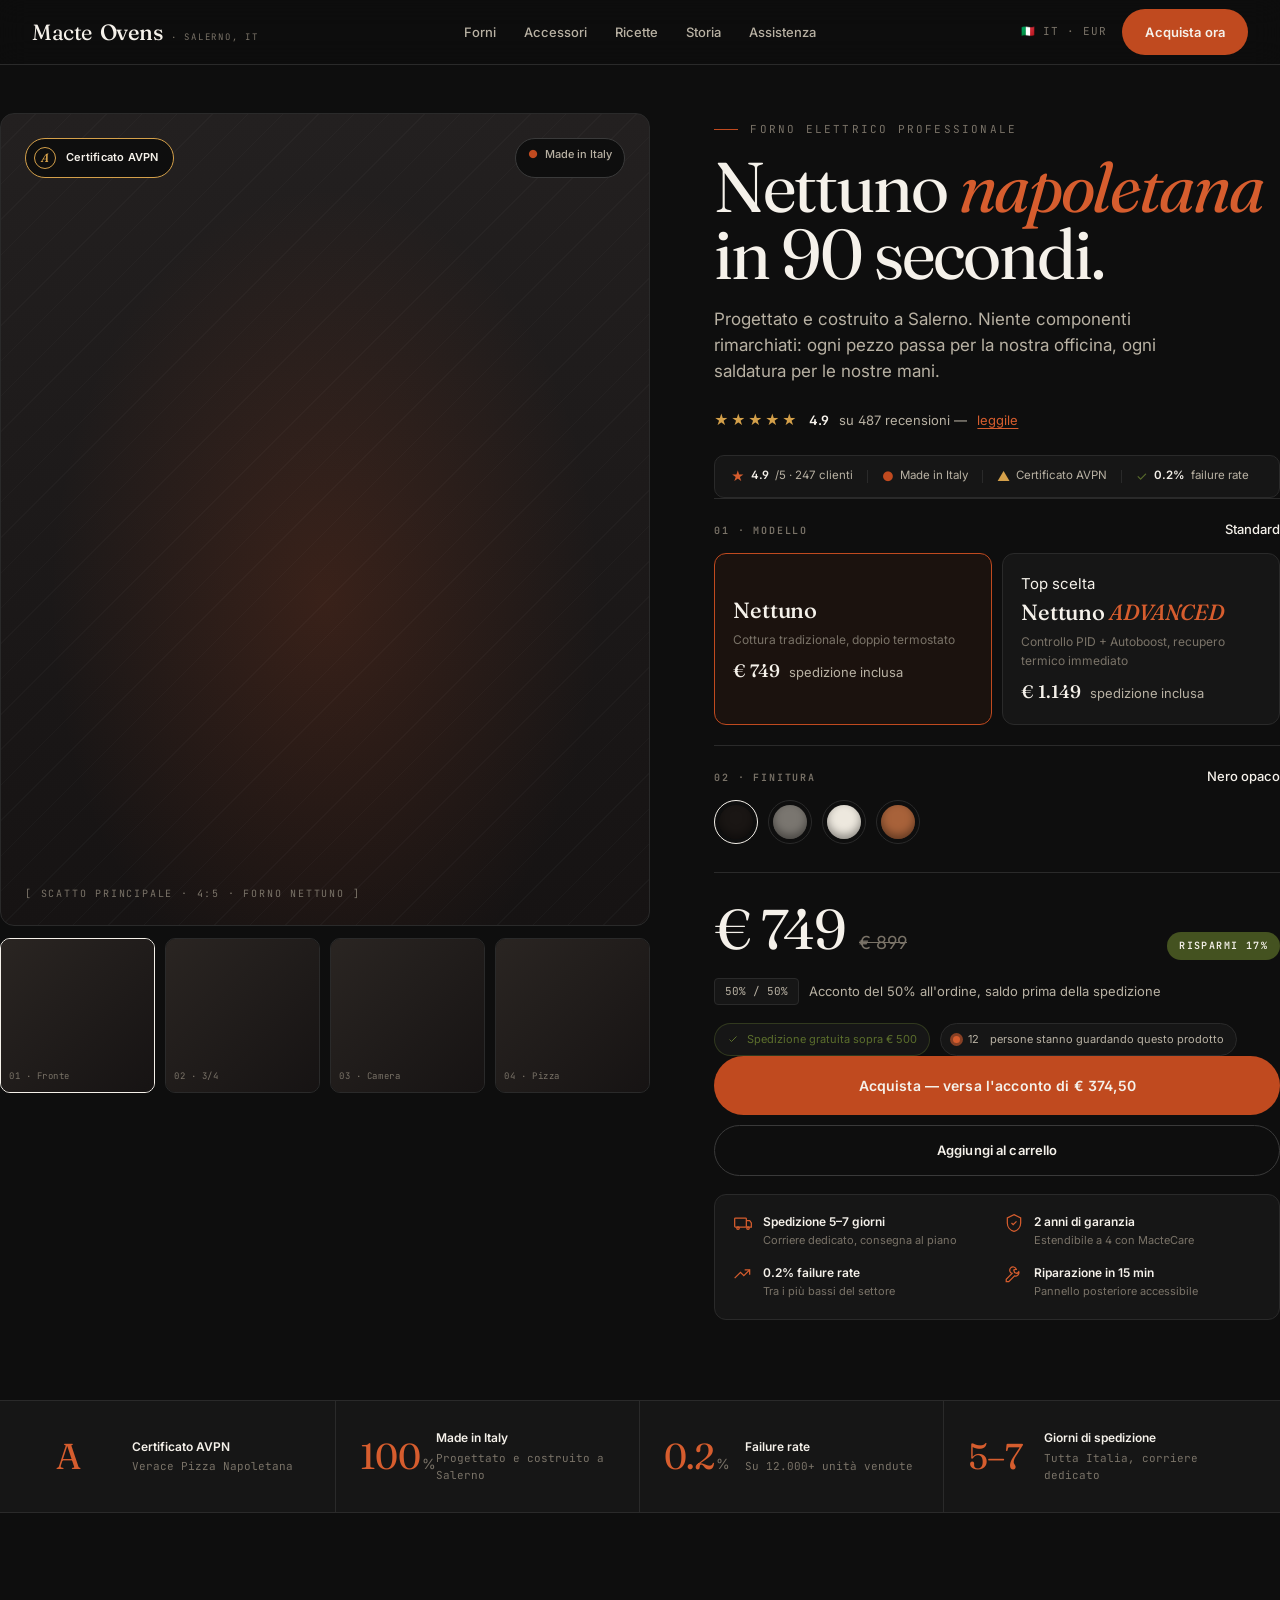
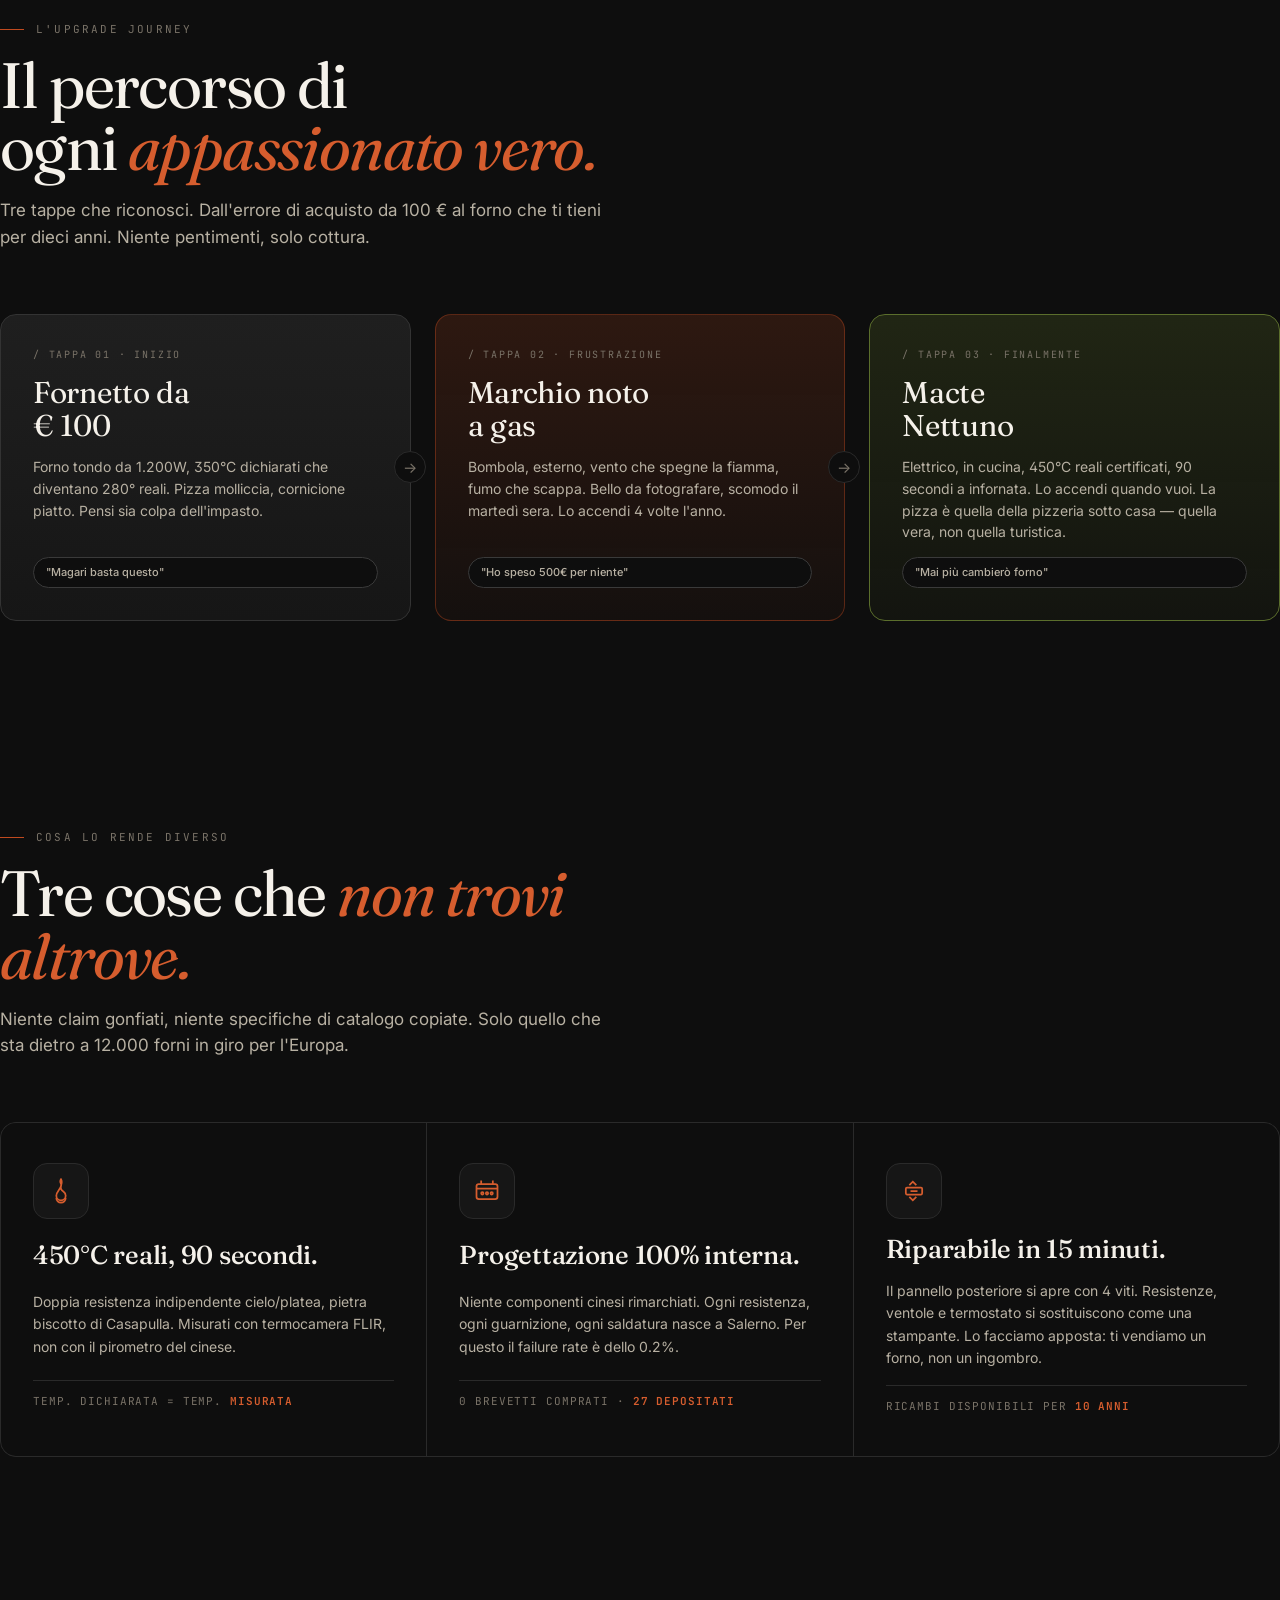
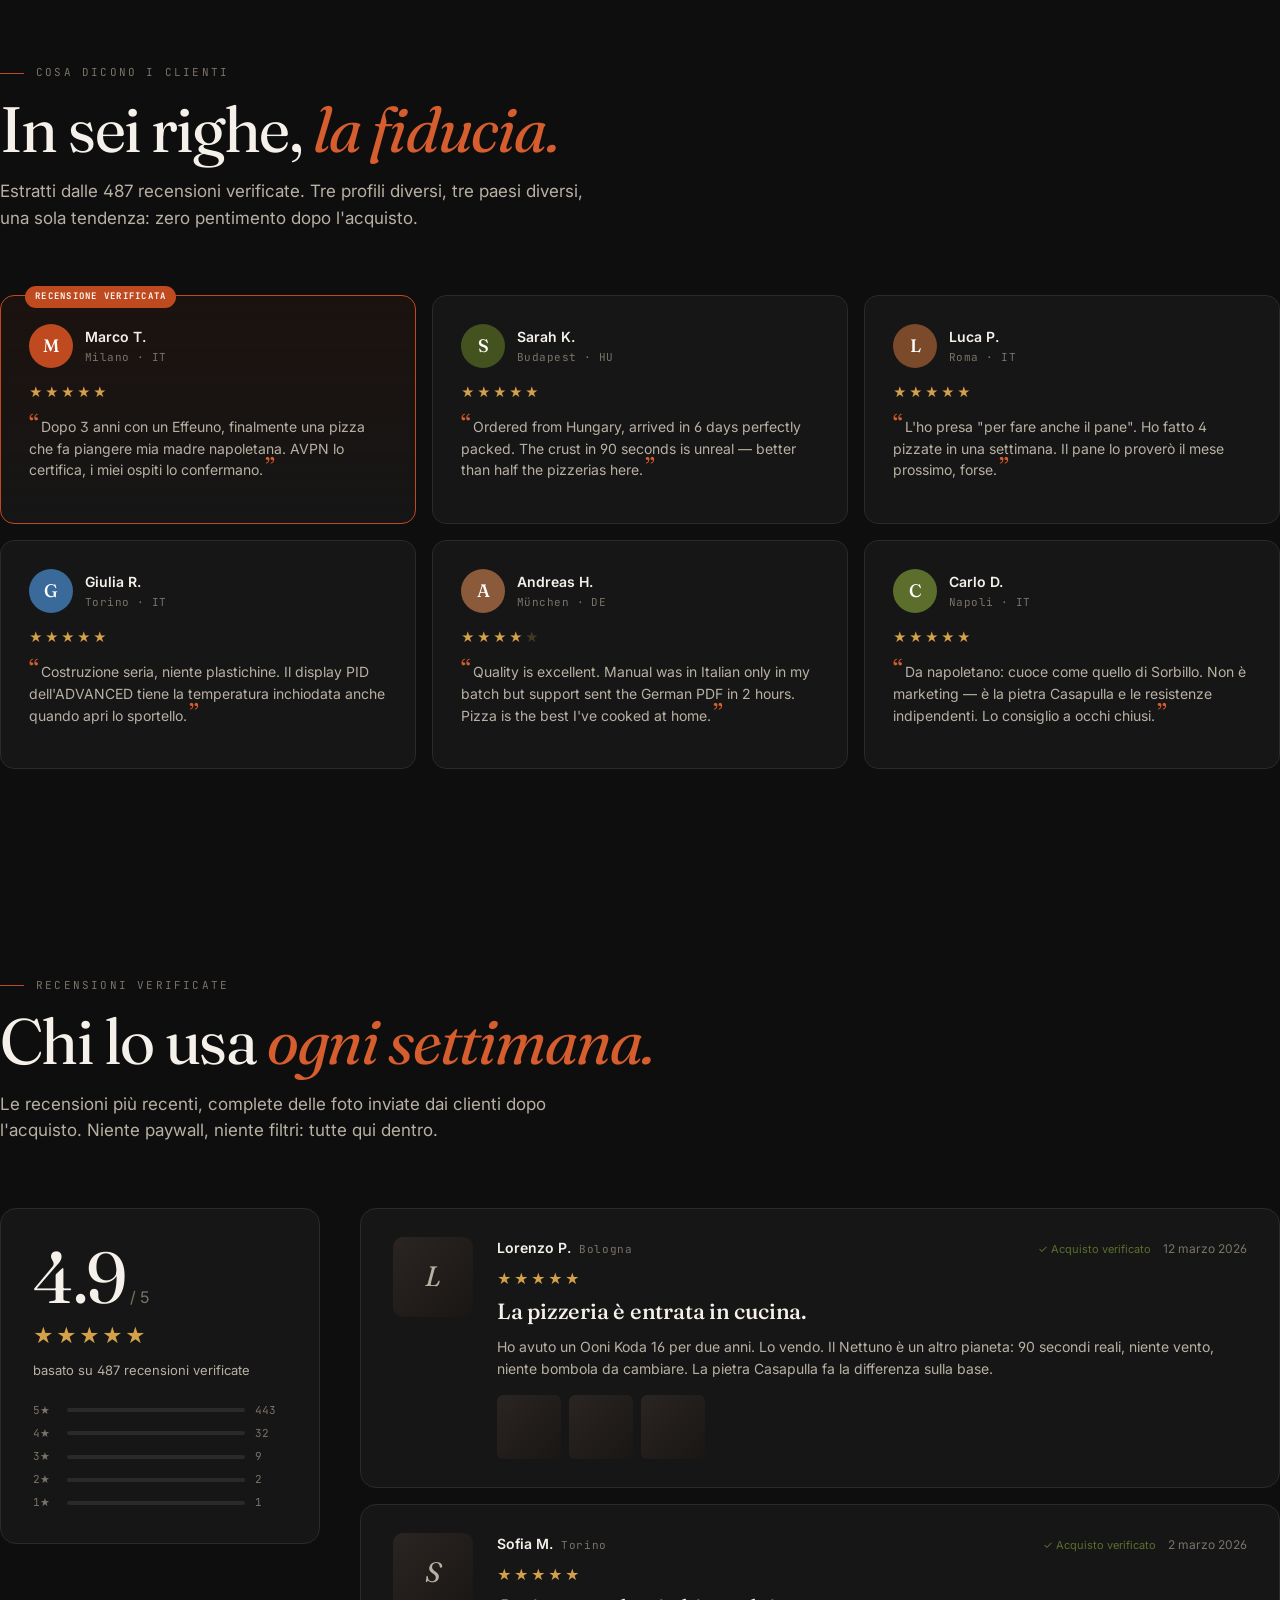
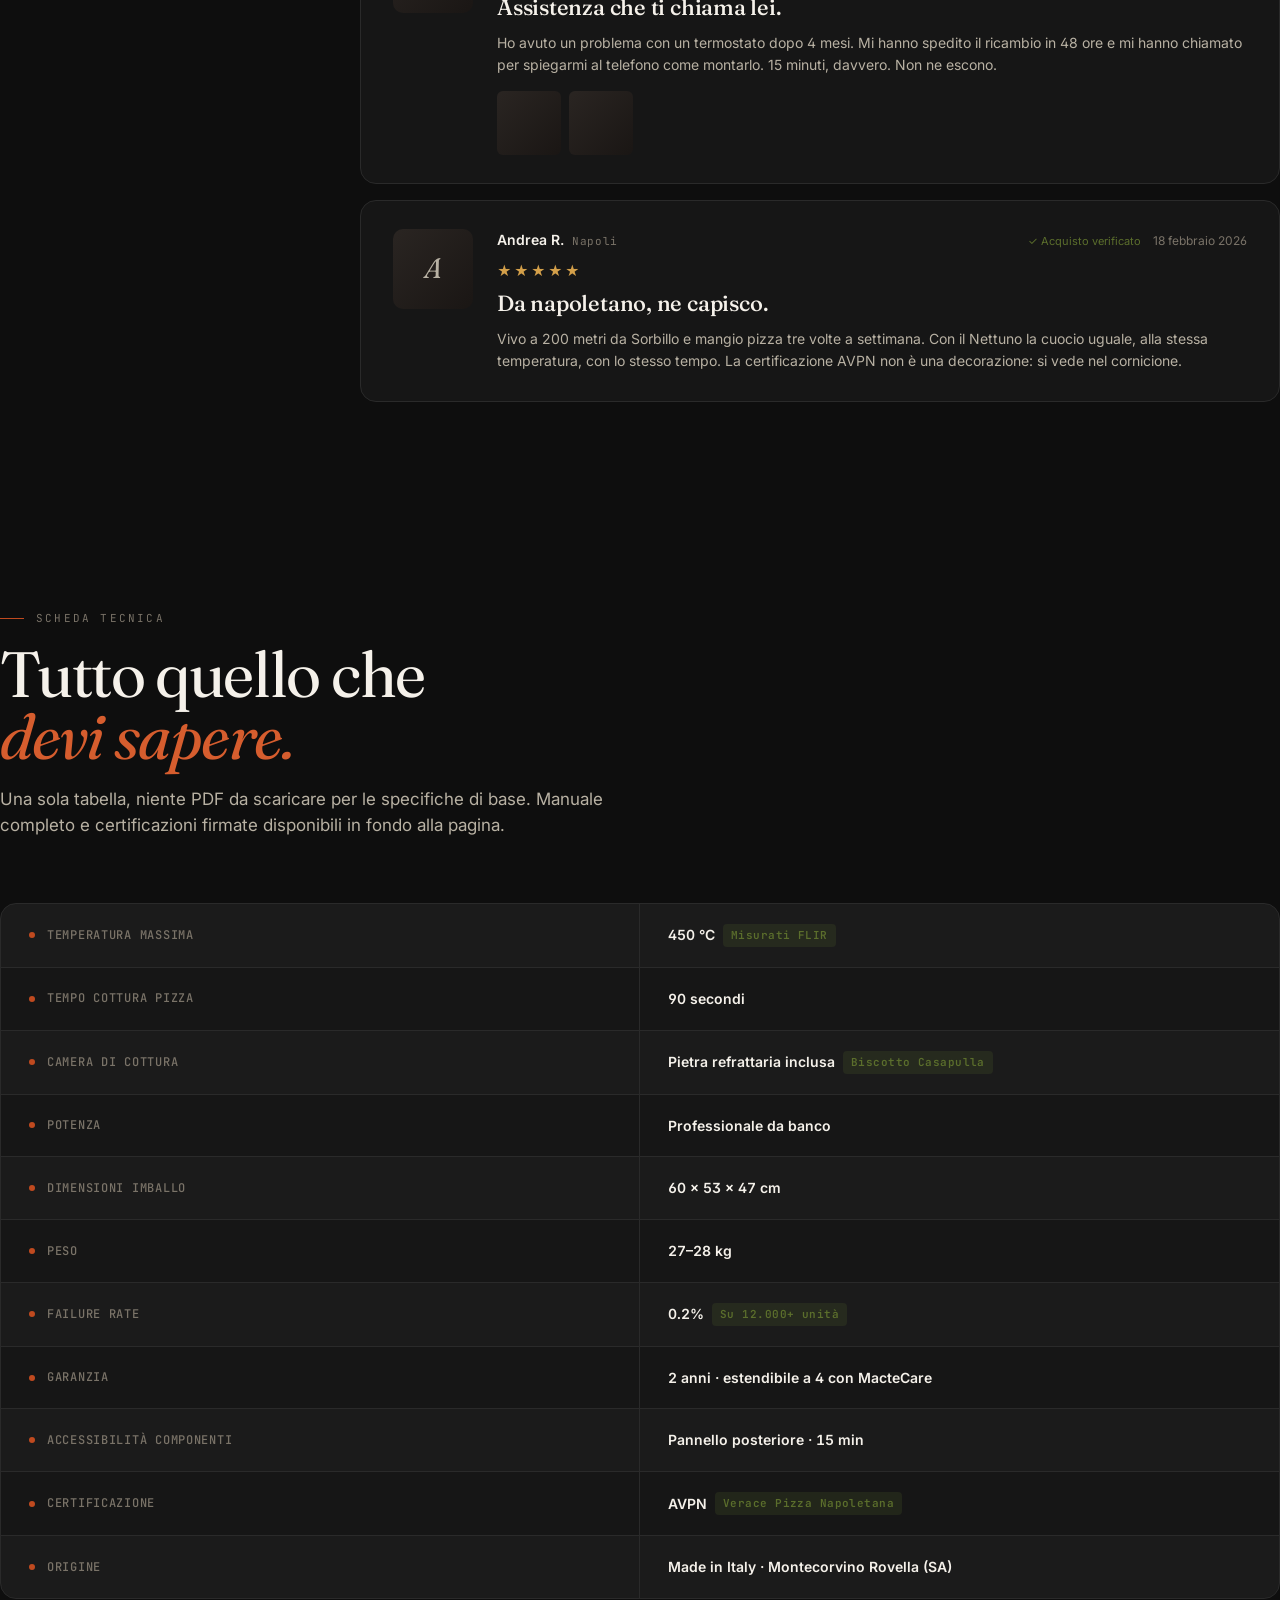
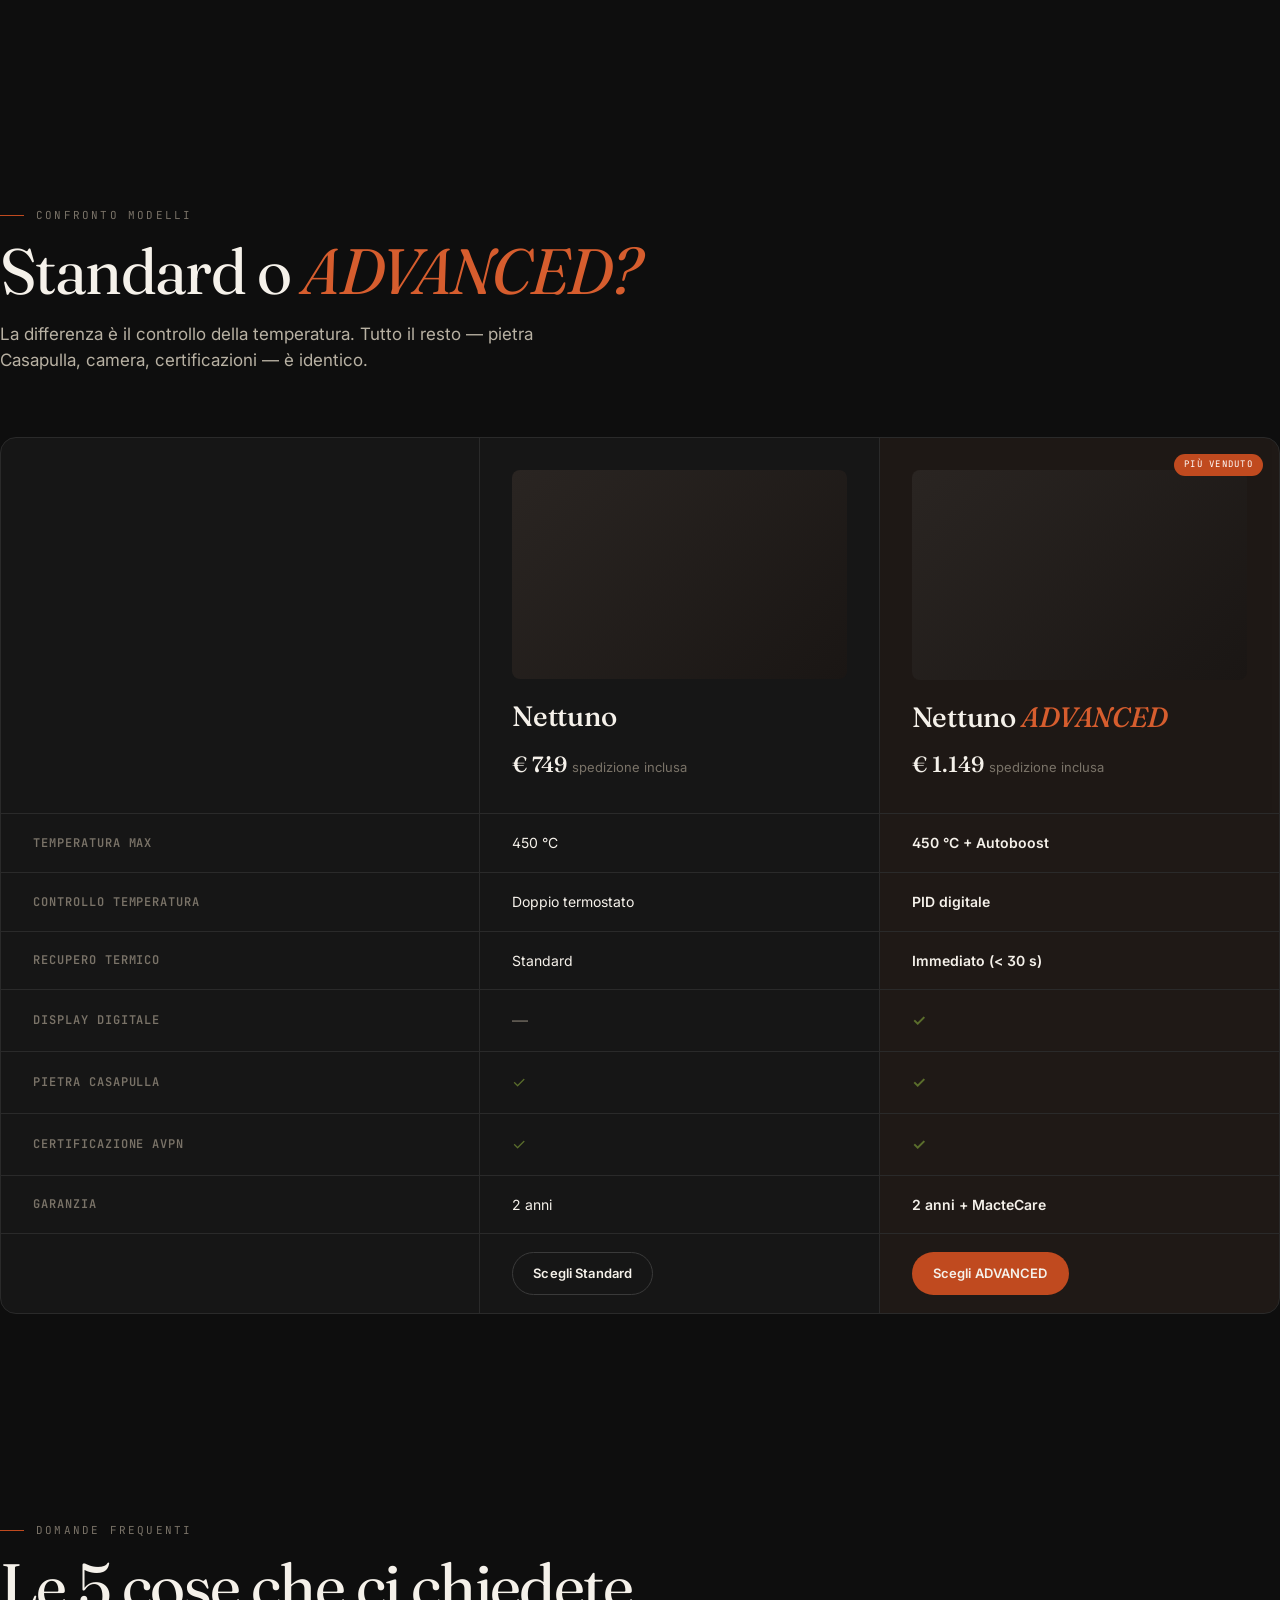
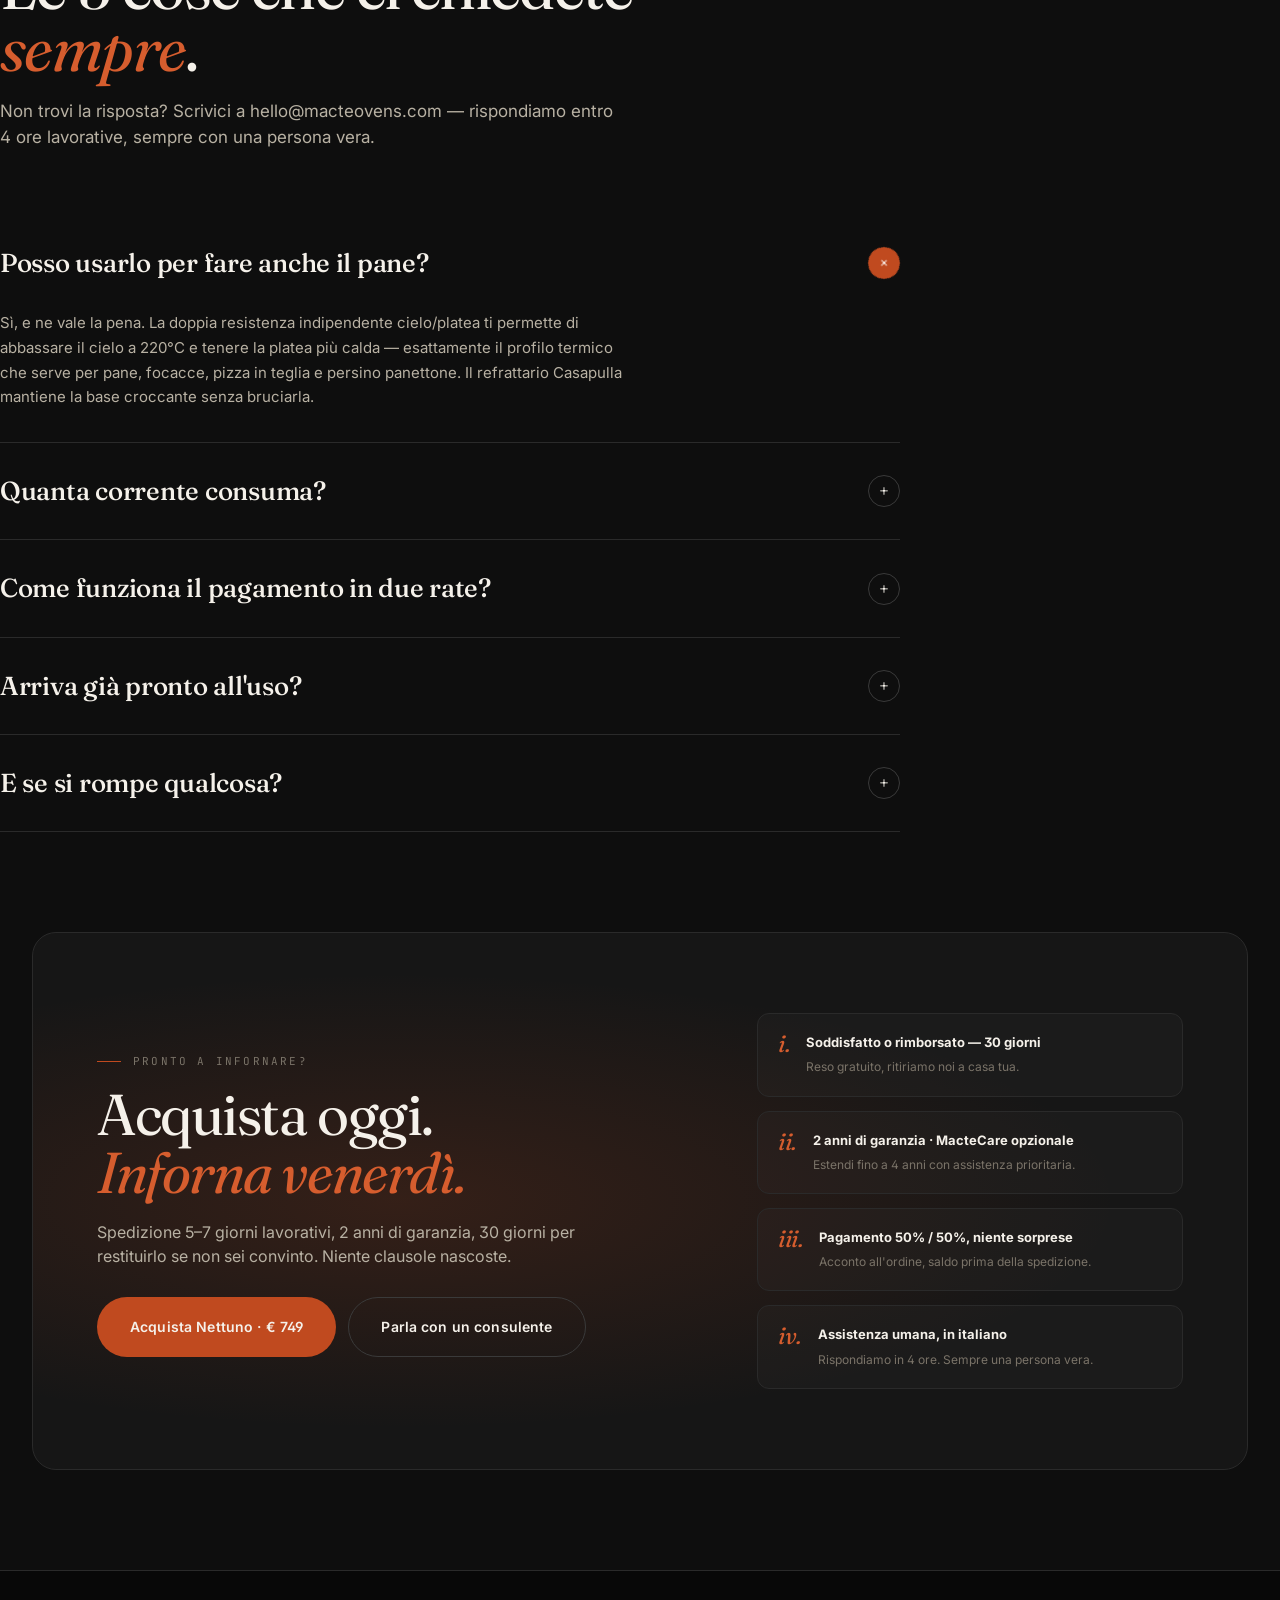
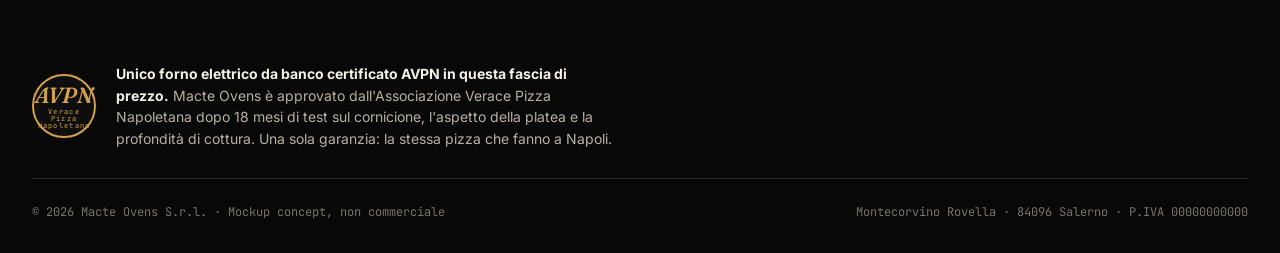
<file: design/Nettuno Shopify Mockup.html>
<!doctype html>
<html lang="it">
<head>
<meta charset="utf-8" />
<meta name="viewport" content="width=device-width, initial-scale=1" />
<title>Nettuno — Forno elettrico per pizza · Macte Ovens</title>
<link rel="preconnect" href="https://fonts.googleapis.com">
<link rel="preconnect" href="https://fonts.gstatic.com" crossorigin>
<link href="https://fonts.googleapis.com/css2?family=Fraunces:ital,opsz,wght@0,9..144,400;0,9..144,500;0,9..144,600;1,9..144,400&family=Inter:wght@400;500;600;700&family=JetBrains+Mono:wght@400;500&display=swap" rel="stylesheet">
<style>
  :root {
    --bg: #0E0E0E;
    --bg-2: #161616;
    --bg-3: #1d1d1d;
    --line: #2a2a2a;
    --line-2: #3a3a3a;
    --fg: #f5f1ea;
    --fg-2: #b8b1a3;
    --fg-3: #7a7368;
    --terracotta: #C04A1F;
    --terracotta-2: #d65d2e;
    --olive: #445220;
    --olive-2: #5b6e2c;
    --avpn: #d4a04a;
    --serif: "Fraunces", "Cormorant Garamond", Georgia, serif;
    --sans: "Inter", -apple-system, sans-serif;
    --mono: "JetBrains Mono", ui-monospace, monospace;
  }
  * { box-sizing: border-box; }
  html, body { margin: 0; padding: 0; }
  body {
    background: var(--bg); color: var(--fg);
    font-family: var(--sans);
    font-size: 15px;
    line-height: 1.55;
    -webkit-font-smoothing: antialiased;
    font-feature-settings: "ss01";
  }
  img, svg { max-width: 100%; display: block; }
  button { font: inherit; cursor: pointer; border: none; background: none; color: inherit; }
  a { color: inherit; text-decoration: none; }
  .container { max-width: 1280px; margin: 0 auto; padding: 0 32px; }
  .serif { font-family: var(--serif); font-weight: 400; letter-spacing: -0.02em; }
  .mono { font-family: var(--mono); }
  .eyebrow {
    font-family: var(--mono); font-size: 11px;
    letter-spacing: 0.2em; text-transform: uppercase;
    color: var(--fg-3);
    display: inline-flex; align-items: center; gap: 12px;
  }
  .eyebrow::before {
    content: ""; width: 24px; height: 1px; background: var(--terracotta);
  }

  /* ── NAV ───────────────────────────────────────────────── */
  .nav {
    position: sticky; top: 0; z-index: 50;
    background: rgba(14,14,14,0.85);
    backdrop-filter: blur(14px);
    -webkit-backdrop-filter: blur(14px);
    border-bottom: 1px solid var(--line);
  }
  .nav-inner {
    display: flex; align-items: center; justify-content: space-between;
    height: 64px;
  }
  .logo {
    font-family: var(--serif);
    font-size: 22px;
    letter-spacing: -0.02em;
    display: flex; align-items: baseline; gap: 8px;
  }
  .logo b { font-weight: 500; }
  .logo small {
    font-family: var(--mono);
    font-size: 9px;
    color: var(--fg-3);
    letter-spacing: 0.2em;
    text-transform: uppercase;
  }
  .nav-menu { display: flex; gap: 28px; font-size: 13px; color: var(--fg-2); font-weight: 500; }
  .nav-menu a:hover { color: var(--fg); }
  .nav-right { display: flex; align-items: center; gap: 16px; }
  .nav-right .country {
    font-family: var(--mono); font-size: 11px; color: var(--fg-3); letter-spacing: 0.08em;
  }

  .btn {
    display: inline-flex; align-items: center; justify-content: center; gap: 8px;
    padding: 12px 22px;
    border-radius: 999px;
    font-weight: 600;
    font-size: 13px;
    letter-spacing: 0.01em;
    transition: all .18s;
    border: 1px solid transparent;
    white-space: nowrap;
  }
  .btn-primary { background: var(--terracotta); color: var(--fg); }
  .btn-primary:hover { background: var(--terracotta-2); }
  .btn-secondary {
    background: transparent;
    color: var(--fg);
    border-color: var(--line-2);
  }
  .btn-secondary:hover { border-color: var(--fg); }
  .btn-lg { padding: 18px 32px; font-size: 14px; }

  /* ── HERO ──────────────────────────────────────────────── */
  .hero {
    padding: 48px 0 80px;
    display: grid;
    grid-template-columns: 1.15fr 1fr;
    gap: 64px;
    align-items: start;
  }
  .gallery { position: sticky; top: 96px; }
  .gallery-main {
    aspect-ratio: 4/5;
    background: linear-gradient(180deg, #232020 0%, #161313 100%);
    border: 1px solid var(--line);
    border-radius: 14px;
    position: relative;
    overflow: hidden;
  }
  .ph-stripes {
    position: absolute; inset: 0;
    background:
      repeating-linear-gradient(135deg, transparent 0 24px, rgba(255,255,255,0.025) 24px 25px),
      radial-gradient(ellipse at 50% 60%, rgba(192,74,31,0.18) 0%, transparent 60%);
  }
  .ph-label {
    position: absolute; left: 24px; bottom: 24px;
    font-family: var(--mono);
    font-size: 10px;
    letter-spacing: 0.18em;
    color: var(--fg-3);
    text-transform: uppercase;
  }
  .gallery-badges {
    position: absolute; top: 24px; left: 24px; right: 24px;
    display: flex; justify-content: space-between; gap: 12px;
  }
  .avpn-seal {
    display: inline-flex; align-items: center; gap: 10px;
    padding: 8px 14px 8px 8px;
    background: var(--bg);
    border: 1px solid var(--avpn);
    border-radius: 999px;
    font-size: 11px;
    font-weight: 600;
    letter-spacing: 0.02em;
  }
  .avpn-seal .ring {
    width: 22px; height: 22px;
    border-radius: 50%;
    border: 1.5px solid var(--avpn);
    color: var(--avpn);
    display: grid; place-items: center;
    font-family: var(--serif);
    font-size: 12px;
    font-style: italic;
    font-weight: 600;
  }
  .made-tag {
    padding: 7px 12px;
    background: var(--bg);
    border: 1px solid var(--line-2);
    border-radius: 999px;
    font-size: 11px;
    font-weight: 500;
    color: var(--fg-2);
  }
  .made-tag .flag { color: var(--terracotta); margin-right: 4px; }

  .gallery-thumbs {
    display: grid; grid-template-columns: repeat(4, 1fr);
    gap: 10px; margin-top: 12px;
  }
  .thumb {
    aspect-ratio: 1;
    background: var(--bg-2);
    border: 1.5px solid var(--line);
    border-radius: 10px;
    position: relative;
    overflow: hidden;
    cursor: pointer;
    transition: border-color .15s;
    display: grid; place-items: end start;
    padding: 8px;
  }
  .thumb.active { border-color: var(--fg); }
  .thumb::before {
    content: ""; position: absolute; inset: 0;
    background: linear-gradient(135deg, #2a2522, #161313);
    z-index: 0;
  }
  .thumb span { position: relative; z-index: 1; font-family: var(--mono); font-size: 9px; color: var(--fg-3); letter-spacing: 0.06em; }

  .buy { }
  .buy h1 {
    font-family: var(--serif);
    font-size: clamp(56px, 5.5vw, 80px);
    line-height: 0.95;
    margin: 16px 0 0;
    letter-spacing: -0.03em;
    font-weight: 400;
  }
  .buy h1 em {
    font-style: italic;
    color: var(--terracotta-2);
  }
  .buy .tagline {
    font-size: 17px;
    color: var(--fg-2);
    margin: 18px 0 0;
    max-width: 44ch;
    line-height: 1.55;
  }
  .ratings-line {
    display: flex; align-items: center; gap: 10px;
    margin: 24px 0;
    font-size: 13px; color: var(--fg-2);
  }
  .stars-glyph { color: var(--avpn); letter-spacing: 2px; font-size: 14px; }
  .ratings-line b { color: var(--fg); font-weight: 600; }
  .ratings-line a { color: var(--terracotta-2); text-decoration: underline; text-underline-offset: 3px; }

  .variant-block {
    border-top: 1px solid var(--line);
    padding: 20px 0;
  }
  .variant-head {
    display: flex; justify-content: space-between; align-items: baseline;
    margin-bottom: 14px;
  }
  .variant-head .label {
    font-family: var(--mono);
    font-size: 10px;
    letter-spacing: 0.18em;
    text-transform: uppercase;
    color: var(--fg-3);
    font-weight: 600;
  }
  .variant-head .value { font-size: 13px; font-weight: 500; }

  .model-options { display: grid; grid-template-columns: 1fr 1fr; gap: 10px; }
  .model-opt {
    padding: 18px;
    border: 1.5px solid var(--line);
    border-radius: 12px;
    background: var(--bg-2);
    text-align: left;
    transition: all .15s;
    position: relative;
  }
  .model-opt:hover { border-color: var(--line-2); }
  .model-opt.active { border-color: var(--terracotta); background: rgba(192,74,31,0.08); }
  .model-opt .m-name { font-family: var(--serif); font-size: 22px; font-weight: 500; letter-spacing: -0.01em; }
  .model-opt .m-feat { font-size: 12px; color: var(--fg-3); margin-top: 4px; }
  .model-opt .m-price { font-size: 13px; color: var(--fg-2); margin-top: 8px; font-variant-numeric: tabular-nums; }
  .model-opt .m-price b { color: var(--fg); font-family: var(--serif); font-size: 18px; font-weight: 500; margin-right: 6px; }
  .model-opt.active .badge-recom {
    position: absolute; top: -10px; right: 14px;
    background: var(--terracotta);
    color: white;
    font-family: var(--mono);
    font-size: 9px;
    letter-spacing: 0.12em;
    text-transform: uppercase;
    padding: 3px 8px;
    border-radius: 4px;
  }

  .color-row { display: flex; gap: 10px; }
  .color-opt {
    width: 44px; height: 44px;
    border-radius: 50%;
    border: 1.5px solid var(--line);
    cursor: pointer;
    position: relative;
    transition: all .15s;
    overflow: hidden;
  }
  .color-opt::before {
    content: ""; position: absolute; inset: 4px;
    border-radius: 50%;
    background: var(--c, #1a1a1a);
    box-shadow: inset 0 -4px 8px rgba(0,0,0,0.4);
  }
  .color-opt.active { border-color: var(--fg); }
  .color-opt.active::after {
    content: ""; position: absolute; inset: -4px;
    border: 1px solid var(--fg);
    border-radius: 50%;
  }

  .price-row {
    display: flex; align-items: baseline; gap: 14px;
    padding: 28px 0 14px;
    border-top: 1px solid var(--line);
    margin-top: 8px;
  }
  .price-now { font-family: var(--serif); font-size: 56px; line-height: 1; letter-spacing: -0.03em; font-weight: 400; }
  .price-old { color: var(--fg-3); text-decoration: line-through; font-size: 18px; }
  .save-tag {
    margin-left: auto;
    background: var(--olive);
    color: var(--fg);
    padding: 6px 12px;
    border-radius: 999px;
    font-family: var(--mono);
    font-size: 10px;
    letter-spacing: 0.14em;
    text-transform: uppercase;
    font-weight: 600;
  }
  .payment-note {
    font-size: 13px;
    color: var(--fg-2);
    display: flex; align-items: center; gap: 10px;
    margin: 4px 0 16px;
  }
  .payment-note .pill {
    background: var(--bg-2);
    border: 1px solid var(--line);
    padding: 4px 10px;
    border-radius: 4px;
    font-family: var(--mono);
    font-size: 11px;
    color: var(--fg-2);
  }

  .cta-stack { display: grid; gap: 10px; }
  .cta-stack .btn-primary { padding: 18px; font-size: 14px; }
  .cta-stack .btn-secondary { padding: 14px; font-size: 13px; }

  .ship-info {
    margin-top: 18px;
    display: grid;
    grid-template-columns: 1fr 1fr;
    gap: 14px;
    padding: 18px;
    background: var(--bg-2);
    border: 1px solid var(--line);
    border-radius: 12px;
    font-size: 12px;
  }
  .ship-info .ic {
    width: 20px; height: 20px;
    color: var(--terracotta-2);
    flex-shrink: 0;
  }
  .ship-info .item {
    display: flex; gap: 10px; align-items: flex-start;
  }
  .ship-info b { display: block; color: var(--fg); font-size: 12px; font-weight: 600; }
  .ship-info span { color: var(--fg-3); font-size: 11px; line-height: 1.4; }

  /* ── TRUST BAR ─────────────────────────────────────────── */
  .trust-bar {
    border-top: 1px solid var(--line);
    border-bottom: 1px solid var(--line);
    background: var(--bg-2);
  }
  .trust-bar-inner {
    display: grid;
    grid-template-columns: repeat(4, 1fr);
    gap: 0;
  }
  .trust-item {
    padding: 28px 24px;
    display: flex;
    align-items: center;
    gap: 16px;
    border-right: 1px solid var(--line);
  }
  .trust-item:last-child { border-right: 0; }
  .trust-item .num {
    font-family: var(--serif);
    font-size: 36px;
    line-height: 1;
    letter-spacing: -0.02em;
    color: var(--terracotta-2);
    font-weight: 400;
    min-width: 60px;
  }
  .trust-item .num small {
    font-family: var(--sans);
    font-size: 14px;
    color: var(--fg-3);
    margin-left: 2px;
  }
  .trust-item .lbl { font-size: 12px; font-weight: 600; }
  .trust-item .sub { font-size: 11px; color: var(--fg-3); font-family: var(--mono); margin-top: 2px; }

  /* ── SECTION ────────────────────────────────────────────── */
  .section { padding: 100px 0; }
  .section-head { max-width: 720px; margin-bottom: 64px; }
  .section-head h2 {
    font-family: var(--serif);
    font-size: clamp(48px, 5vw, 68px);
    line-height: 0.98;
    margin: 16px 0 18px;
    letter-spacing: -0.025em;
    font-weight: 400;
  }
  .section-head h2 em { font-style: italic; color: var(--terracotta-2); }
  .section-head p { color: var(--fg-2); font-size: 17px; max-width: 56ch; }

  /* ── CHI COMPRA ───────────────────────────────────────────── */
  .journey {
    display: grid;
    grid-template-columns: 1fr 1fr 1fr;
    gap: 24px;
    align-items: stretch;
  }
  .journey-card {
    background: var(--bg-2);
    border: 1px solid var(--line);
    border-radius: 16px;
    padding: 32px;
    position: relative;
    display: grid;
    grid-template-rows: auto auto 1fr auto;
    gap: 14px;
  }
  .journey-card.active {
    background: linear-gradient(180deg, rgba(192,74,31,0.12) 0%, var(--bg-2) 100%);
    border-color: var(--terracotta);
  }
  .journey-card .step {
    font-family: var(--mono);
    font-size: 10px;
    color: var(--fg-3);
    letter-spacing: 0.18em;
    text-transform: uppercase;
  }
  .journey-card h3 {
    font-family: var(--serif);
    font-size: 30px;
    line-height: 1.1;
    margin: 0;
    letter-spacing: -0.01em;
    font-weight: 400;
  }
  .journey-card p { color: var(--fg-2); font-size: 14px; margin: 0; }
  .journey-card .tag {
    align-self: flex-start;
    background: var(--bg);
    border: 1px solid var(--line-2);
    padding: 6px 12px;
    border-radius: 999px;
    font-size: 11px;
    color: var(--fg-2);
    font-weight: 500;
  }
  .journey-card.active .tag {
    background: var(--terracotta);
    color: var(--fg);
    border-color: var(--terracotta);
  }

  /* ── FEATURES ────────────────────────────────────────────── */
  .features {
    display: grid;
    grid-template-columns: repeat(3, 1fr);
    gap: 1px;
    background: var(--line);
    border: 1px solid var(--line);
    border-radius: 16px;
    overflow: hidden;
  }
  .feature {
    background: var(--bg);
    padding: 40px 32px;
    display: grid;
    gap: 16px;
  }
  .feat-icon {
    width: 56px; height: 56px;
    background: var(--bg-2);
    border: 1px solid var(--line);
    border-radius: 14px;
    display: grid; place-items: center;
    color: var(--terracotta-2);
  }
  .feature h3 {
    font-family: var(--serif);
    font-size: 26px;
    margin: 0;
    line-height: 1.1;
    letter-spacing: -0.01em;
    font-weight: 500;
  }
  .feature p { color: var(--fg-2); margin: 0; font-size: 14px; line-height: 1.6; }
  .feature .feat-stat {
    font-family: var(--mono);
    font-size: 11px;
    color: var(--fg-3);
    letter-spacing: 0.08em;
    text-transform: uppercase;
    padding-top: 12px;
    border-top: 1px solid var(--line);
  }
  .feature .feat-stat b { color: var(--terracotta-2); font-weight: 600; }

  /* ── UGC ───────────────────────────────────────────────────── */
  .ugc {
    display: grid;
    grid-template-columns: repeat(4, 1fr);
    grid-template-rows: repeat(2, 220px);
    gap: 12px;
  }
  .ugc-tile {
    position: relative;
    background: var(--bg-2);
    border-radius: 10px;
    overflow: hidden;
    cursor: pointer;
  }
  .ugc-tile::before {
    content: "";
    position: absolute; inset: 0;
    background:
      linear-gradient(180deg, transparent 50%, rgba(0,0,0,0.7) 100%),
      var(--ugc-color, linear-gradient(135deg, #2a2522, #1a1614));
  }
  .ugc-tile.feat { grid-row: span 2; }
  .ugc-tile .meta {
    position: absolute;
    bottom: 14px; left: 14px; right: 14px;
    display: flex; justify-content: space-between; align-items: end;
    color: var(--fg);
    z-index: 2;
  }
  .ugc-tile .meta .name { font-size: 13px; font-weight: 600; }
  .ugc-tile .meta .city { font-size: 11px; color: var(--fg-2); font-family: var(--mono); letter-spacing: 0.06em; }
  .ugc-tile .meta .ig {
    background: rgba(255,255,255,0.15);
    backdrop-filter: blur(6px);
    padding: 4px 8px;
    border-radius: 4px;
    font-family: var(--mono);
    font-size: 10px;
  }
  .ugc-cta { display: flex; justify-content: center; margin-top: 32px; }

  /* ── REVIEWS ────────────────────────────────────────────────── */
  .reviews-wrap {
    display: grid;
    grid-template-columns: 320px 1fr;
    gap: 40px;
  }
  .reviews-overview {
    background: var(--bg-2);
    border: 1px solid var(--line);
    border-radius: 16px;
    padding: 32px;
    height: fit-content;
  }
  .reviews-overview .big {
    font-family: var(--serif);
    font-size: 72px;
    line-height: 1;
    letter-spacing: -0.02em;
    font-weight: 400;
  }
  .reviews-overview .of { color: var(--fg-3); font-size: 16px; }
  .reviews-overview .stars-glyph { font-size: 20px; display: block; margin: 8px 0; }
  .reviews-overview .total { color: var(--fg-2); font-size: 13px; }
  .review-bars { margin-top: 22px; display: grid; gap: 6px; }
  .review-bar {
    display: grid;
    grid-template-columns: 24px 1fr 32px;
    align-items: center;
    gap: 10px;
    font-size: 11px;
    color: var(--fg-3);
    font-family: var(--mono);
  }
  .review-bar .track {
    height: 4px;
    background: var(--line);
    border-radius: 999px;
    overflow: hidden;
  }
  .review-bar .fill { height: 100%; background: var(--avpn); border-radius: 999px; }

  .reviews-list { display: grid; gap: 16px; }
  .review {
    background: var(--bg-2);
    border: 1px solid var(--line);
    border-radius: 16px;
    padding: 28px 32px;
    display: grid;
    grid-template-columns: 80px 1fr;
    gap: 24px;
    align-items: start;
  }
  .review .ph-photo {
    aspect-ratio: 1;
    background: linear-gradient(135deg, #2a2522, #1a1614);
    border-radius: 10px;
    display: grid; place-items: center;
    font-family: var(--serif);
    font-size: 28px;
    color: var(--fg-2);
    font-style: italic;
    font-weight: 400;
  }
  .review .head {
    display: flex; justify-content: space-between; align-items: baseline;
    flex-wrap: wrap; gap: 12px;
    margin-bottom: 8px;
  }
  .review .head .who { font-weight: 600; font-size: 14px; }
  .review .head .who .city { color: var(--fg-3); font-weight: 400; font-family: var(--mono); font-size: 11px; margin-left: 8px; letter-spacing: 0.06em; }
  .review .head .meta { display: flex; align-items: center; gap: 12px; color: var(--fg-3); font-size: 12px; }
  .review .head .verified { color: var(--olive-2); font-size: 11px; display: flex; align-items: center; gap: 4px; }
  .review h4 {
    font-family: var(--serif);
    font-size: 22px;
    margin: 4px 0 8px;
    letter-spacing: -0.01em;
    font-weight: 500;
  }
  .review p { color: var(--fg-2); margin: 0; font-size: 14px; line-height: 1.6; }
  .review .review-photos {
    display: flex; gap: 8px;
    margin-top: 14px;
  }
  .review .review-photos .rp {
    width: 64px; height: 64px;
    background: linear-gradient(135deg, #2a2522, #1a1614);
    border-radius: 6px;
  }

  /* ── TABS / SPECS ──────────────────────────────────────────── */
  .specs-tabs {
    background: var(--bg-2);
    border: 1px solid var(--line);
    border-radius: 16px;
    overflow: hidden;
  }
  .tab-row {
    display: flex;
    border-bottom: 1px solid var(--line);
  }
  .tab {
    padding: 22px 28px;
    font-size: 13px;
    font-weight: 600;
    color: var(--fg-3);
    border-bottom: 2px solid transparent;
    transition: all .15s;
    letter-spacing: 0.02em;
  }
  .tab.active { color: var(--fg); border-bottom-color: var(--terracotta); }
  .tab:hover { color: var(--fg); }
  .tab-body { padding: 40px 48px; }
  .tab-pane { display: none; }
  .tab-pane.active { display: grid; grid-template-columns: 1fr 1fr; gap: 16px 64px; }
  .spec-row {
    display: flex; justify-content: space-between;
    padding: 16px 0;
    border-bottom: 1px solid var(--line);
    font-size: 14px;
  }
  .spec-row .k { color: var(--fg-3); }
  .spec-row .v { font-weight: 600; font-variant-numeric: tabular-nums; }

  /* ── COMPARE ───────────────────────────────────────────────── */
  .compare {
    background: var(--bg-2);
    border: 1px solid var(--line);
    border-radius: 16px;
    overflow: hidden;
  }
  .compare-head {
    display: grid;
    grid-template-columns: 1.2fr 1fr 1fr;
    border-bottom: 1px solid var(--line);
  }
  .compare-head .col {
    padding: 32px;
    border-right: 1px solid var(--line);
    position: relative;
  }
  .compare-head .col:last-child { border-right: 0; }
  .compare-head .col.featured { background: rgba(192,74,31,0.05); }
  .compare-head .ph-mini {
    aspect-ratio: 16/10;
    background: linear-gradient(135deg, #2a2522, #1a1614);
    border-radius: 8px;
    margin-bottom: 16px;
  }
  .compare-head .name {
    font-family: var(--serif);
    font-size: 28px;
    letter-spacing: -0.01em;
    font-weight: 500;
  }
  .compare-head .name em { font-style: italic; color: var(--terracotta-2); }
  .compare-head .price { font-size: 18px; margin-top: 8px; }
  .compare-head .price b { font-family: var(--serif); font-weight: 500; font-size: 22px; }
  .compare-head .col.featured .star {
    position: absolute; top: 16px; right: 16px;
    background: var(--terracotta);
    color: white;
    padding: 4px 10px;
    border-radius: 999px;
    font-family: var(--mono);
    font-size: 9px;
    letter-spacing: 0.14em;
    text-transform: uppercase;
  }
  .compare-row {
    display: grid;
    grid-template-columns: 1.2fr 1fr 1fr;
    border-bottom: 1px solid var(--line);
  }
  .compare-row:last-child { border-bottom: 0; }
  .compare-row .cell {
    padding: 18px 32px;
    border-right: 1px solid var(--line);
    font-size: 14px;
    display: flex; align-items: center;
  }
  .compare-row .cell:last-child { border-right: 0; }
  .compare-row .cell.label { color: var(--fg-3); font-size: 12px; text-transform: uppercase; letter-spacing: 0.08em; font-weight: 600; font-family: var(--mono); }
  .compare-row .cell.featured { background: rgba(192,74,31,0.05); font-weight: 600; }
  .check { color: var(--olive-2); font-size: 16px; }
  .dash { color: var(--fg-3); font-size: 16px; }

  /* ── FAQ ───────────────────────────────────────────────────── */
  .faq { max-width: 900px; }
  .faq-item {
    border-bottom: 1px solid var(--line);
    cursor: pointer;
  }
  .faq-q {
    padding: 28px 0;
    display: flex; justify-content: space-between; align-items: center;
    font-family: var(--serif);
    font-size: 26px;
    letter-spacing: -0.01em;
    font-weight: 500;
  }
  .faq-q .plus {
    width: 32px; height: 32px;
    border-radius: 50%;
    border: 1px solid var(--line-2);
    display: grid; place-items: center;
    font-size: 18px;
    flex-shrink: 0;
    transition: transform .25s, background .25s, color .25s;
  }
  .faq-item.open .plus {
    background: var(--terracotta);
    border-color: var(--terracotta);
    color: white;
    transform: rotate(45deg);
  }
  .faq-a {
    display: grid;
    grid-template-rows: 0fr;
    transition: grid-template-rows .25s ease;
    color: var(--fg-2);
    font-size: 15px;
    line-height: 1.65;
  }
  .faq-a > div { overflow: hidden; max-width: 70ch; }
  .faq-item.open .faq-a { grid-template-rows: 1fr; }
  .faq-item.open .faq-a > div { padding-bottom: 32px; }

  /* ── FINAL CTA ─────────────────────────────────────────────── */
  .final-cta {
    background:
      radial-gradient(ellipse at 30% 50%, rgba(192,74,31,0.18) 0%, transparent 60%),
      var(--bg-2);
    border: 1px solid var(--line);
    border-radius: 24px;
    padding: 80px 64px;
    display: grid;
    grid-template-columns: 1.4fr 1fr;
    gap: 64px;
    align-items: center;
    margin-bottom: 100px;
  }
  .final-cta h2 {
    font-family: var(--serif);
    font-size: clamp(44px, 4.5vw, 64px);
    line-height: 1;
    margin: 16px 0 18px;
    letter-spacing: -0.025em;
    font-weight: 400;
  }
  .final-cta h2 em { font-style: italic; color: var(--terracotta-2); }
  .final-cta p { color: var(--fg-2); font-size: 16px; max-width: 50ch; }
  .final-cta .guarantees {
    display: grid; gap: 14px;
  }
  .guarantee {
    display: flex; gap: 16px;
    padding: 18px 20px;
    background: rgba(255,255,255,0.02);
    border: 1px solid var(--line);
    border-radius: 12px;
  }
  .guarantee .gnum {
    font-family: var(--serif);
    font-size: 24px;
    color: var(--terracotta-2);
    font-style: italic;
    line-height: 1;
    flex-shrink: 0;
  }
  .guarantee b { font-size: 13px; display: block; margin-bottom: 2px; }
  .guarantee span { font-size: 12px; color: var(--fg-3); }
  .final-cta-actions { display: flex; gap: 12px; margin-top: 28px; flex-wrap: wrap; }

  /* ── FOOTER ────────────────────────────────────────────────── */
  footer {
    background: #080808;
    padding: 64px 0 32px;
    border-top: 1px solid var(--line);
  }
  .foot-mini {
    display: flex; justify-content: space-between;
    color: var(--fg-3);
    font-size: 12px;
    font-family: var(--mono);
  }

  /* ── MICRO ROW ABOVE-FOLD ──────────────────────────────────── */
  .micro-row {
    display: flex;
    flex-wrap: wrap;
    gap: 0;
    margin: 14px 0 0;
    padding: 14px 16px;
    background: var(--bg-2);
    border: 1px solid var(--line);
    border-radius: 10px;
    cursor: pointer;
    transition: border-color .15s, background .15s;
  }
  .micro-row:hover { border-color: var(--terracotta); background: rgba(192,74,31,0.06); }
  .micro-row .mi {
    display: flex; align-items: center; gap: 6px;
    font-size: 11.5px;
    color: var(--fg-2);
    padding: 0 14px;
    border-right: 1px solid var(--line);
    line-height: 1;
  }
  .micro-row .mi:first-child { padding-left: 0; }
  .micro-row .mi:last-child { border-right: 0; padding-right: 0; }
  .micro-row .mi b { color: var(--fg); font-weight: 600; }
  .micro-row .mi-icon { color: var(--terracotta-2); font-size: 13px; }
  .micro-row .mi-icon.avpn-i { color: var(--avpn); }
  .micro-row .mi-icon.check-i { color: var(--olive-2); }
  .micro-row .mi-icon.flag-i { color: var(--terracotta); }

  /* viewer count + free ship */
  .live-badges {
    display: flex; gap: 10px; flex-wrap: wrap;
    margin: 18px 0 0;
  }
  .live-badge {
    display: inline-flex; align-items: center; gap: 8px;
    padding: 7px 12px;
    background: var(--bg-2);
    border: 1px solid var(--line);
    border-radius: 999px;
    font-size: 11px;
    color: var(--fg-2);
  }
  .live-badge.ship { color: var(--olive-2); border-color: rgba(91,110,44,0.4); }
  .live-badge.viewers { color: var(--fg-2); }
  .live-badge .pulse {
    width: 7px; height: 7px;
    border-radius: 50%;
    background: #d65d2e;
    position: relative;
    flex-shrink: 0;
  }
  .live-badge .pulse::after {
    content: ""; position: absolute; inset: -3px;
    border-radius: 50%;
    background: #d65d2e;
    opacity: 0.6;
    animation: pulse 2s infinite;
  }
  @keyframes pulse {
    0% { transform: scale(1); opacity: 0.6; }
    100% { transform: scale(2.5); opacity: 0; }
  }

  /* ── JOURNEY (3 colors) ───────────────────────────────────── */
  .journey-card.step-1 {
    background: linear-gradient(180deg, #1f1f1f 0%, var(--bg-2) 100%);
    border-color: #333;
  }
  .journey-card.step-2 {
    background: linear-gradient(180deg, rgba(192,74,31,0.18) 0%, rgba(192,74,31,0.04) 100%);
    border-color: rgba(192,74,31,0.4);
  }
  .journey-card.step-3 {
    background: linear-gradient(180deg, rgba(68,82,32,0.35) 0%, rgba(68,82,32,0.1) 100%);
    border-color: var(--olive-2);
  }
  .journey-card .arrow {
    position: absolute;
    top: 50%;
    right: -16px;
    transform: translateY(-50%);
    color: var(--fg-3);
    z-index: 2;
    background: var(--bg);
    width: 32px; height: 32px;
    border-radius: 50%;
    border: 1px solid var(--line);
    display: grid; place-items: center;
  }
  .journey-card:last-child .arrow { display: none; }

  /* ── MINI REVIEWS (ex-UGC) ─────────────────────────────────── */
  .mini-reviews {
    display: grid;
    grid-template-columns: repeat(3, 1fr);
    gap: 16px;
  }
  .mini-review {
    background: var(--bg-2);
    border: 1px solid var(--line);
    border-radius: 14px;
    padding: 28px;
    position: relative;
    display: grid;
    grid-template-rows: auto auto auto 1fr;
    gap: 14px;
  }
  .mini-review.feat {
    border-color: var(--terracotta);
    background: linear-gradient(180deg, rgba(192,74,31,0.08) 0%, var(--bg-2) 100%);
  }
  .mini-review.feat .verif-tag {
    position: absolute;
    top: -10px;
    left: 24px;
    background: var(--terracotta);
    color: white;
    padding: 4px 10px;
    border-radius: 999px;
    font-family: var(--mono);
    font-size: 9px;
    letter-spacing: 0.14em;
    text-transform: uppercase;
    font-weight: 600;
  }
  .mini-review .head {
    display: flex; align-items: center; gap: 12px;
  }
  .mini-review .av {
    width: 44px; height: 44px;
    border-radius: 50%;
    display: grid; place-items: center;
    color: white;
    font-family: var(--serif);
    font-size: 18px;
    font-weight: 500;
    letter-spacing: -0.01em;
    flex-shrink: 0;
  }
  .mini-review .ident { display: flex; flex-direction: column; gap: 2px; }
  .mini-review .ident .nm { font-size: 14px; font-weight: 600; }
  .mini-review .ident .ct { font-size: 11px; color: var(--fg-3); font-family: var(--mono); letter-spacing: 0.04em; }
  .mini-review .st { color: var(--avpn); letter-spacing: 2px; font-size: 13px; }
  .mini-review p {
    margin: 0;
    font-size: 14px;
    line-height: 1.55;
    color: var(--fg-2);
  }
  .mini-review .quote::before { content: "“"; color: var(--terracotta-2); font-family: var(--serif); font-size: 24px; margin-right: 2px; line-height: 0; }
  .mini-review .quote::after { content: "”"; color: var(--terracotta-2); font-family: var(--serif); font-size: 24px; margin-left: 2px; line-height: 0; }

  /* ── PREMIUM SPEC TABLE ────────────────────────────────────── */
  .spec-premium {
    border: 1px solid var(--line);
    border-radius: 16px;
    overflow: hidden;
    background: var(--bg-2);
  }
  .spec-premium .sp-row {
    display: grid;
    grid-template-columns: 1fr 1fr;
    gap: 0;
  }
  .spec-premium .sp-row > div {
    padding: 20px 28px;
    border-bottom: 1px solid var(--line);
    font-size: 14px;
  }
  .spec-premium .sp-row > div:first-child {
    color: var(--fg-3);
    border-right: 1px solid var(--line);
    font-family: var(--mono);
    font-size: 12px;
    letter-spacing: 0.06em;
    text-transform: uppercase;
    font-weight: 500;
    display: flex;
    align-items: center;
    gap: 12px;
  }
  .spec-premium .sp-row > div:last-child {
    font-weight: 600;
    font-variant-numeric: tabular-nums;
    display: flex;
    align-items: center;
    gap: 8px;
  }
  .spec-premium .sp-row:nth-child(odd) {
    background: rgba(255,255,255,0.018);
  }
  .spec-premium .sp-row:last-child > div { border-bottom: 0; }
  .spec-premium .sp-row .ic-dot {
    width: 6px; height: 6px;
    border-radius: 50%;
    background: var(--terracotta);
    flex-shrink: 0;
  }
  .spec-premium .sp-row .v-tag {
    background: rgba(91,110,44,0.18);
    color: var(--olive-2);
    padding: 3px 8px;
    border-radius: 4px;
    font-family: var(--mono);
    font-size: 11px;
    letter-spacing: 0.04em;
  }

  /* ── STICKY ADD TO CART (top desktop) ────────────────────── */
  .stickybar {
    position: fixed;
    top: 0; left: 0; right: 0;
    background: rgba(8,8,8,0.95);
    backdrop-filter: blur(14px);
    -webkit-backdrop-filter: blur(14px);
    border-bottom: 1px solid var(--line);
    z-index: 60;
    transform: translateY(-110%);
    transition: transform .3s cubic-bezier(.4,0,.2,1);
  }
  .stickybar.show { transform: translateY(0); }
  .stickybar-inner {
    height: 64px;
    display: flex;
    align-items: center;
    justify-content: space-between;
    gap: 24px;
  }
  .stickybar .l { display: flex; align-items: center; gap: 14px; min-width: 0; }
  .stickybar .stickybar-thumb {
    width: 42px; height: 42px;
    border-radius: 8px;
    background: linear-gradient(135deg, #2a2522, #161313);
    border: 1px solid var(--line);
    flex-shrink: 0;
  }
  .stickybar .nm { font-size: 14px; font-weight: 600; }
  .stickybar .sub { font-size: 11px; color: var(--fg-3); font-family: var(--mono); letter-spacing: 0.04em; }
  .stickybar .r { display: flex; align-items: center; gap: 16px; }
  .stickybar .stickybar-price { font-family: var(--serif); font-size: 26px; line-height: 1; }
  .stickybar .stickybar-price small { color: var(--fg-3); font-size: 12px; margin-left: 6px; }

  /* ── TOAST ─────────────────────────────────────────────────── */
  .toast-wrap {
    position: fixed;
    bottom: 24px;
    left: 24px;
    z-index: 70;
    display: flex;
    flex-direction: column;
    gap: 12px;
    pointer-events: none;
  }
  .toast {
    display: flex;
    align-items: center;
    gap: 12px;
    background: rgba(22,22,22,0.95);
    backdrop-filter: blur(14px);
    -webkit-backdrop-filter: blur(14px);
    border: 1px solid var(--line-2);
    border-radius: 12px;
    padding: 12px 18px 12px 14px;
    max-width: 360px;
    box-shadow: 0 12px 32px rgba(0,0,0,0.4);
    transform: translateX(-110%);
    opacity: 0;
    transition: transform .35s cubic-bezier(.4,0,.2,1), opacity .25s;
    pointer-events: auto;
  }
  .toast.in { transform: translateX(0); opacity: 1; }
  .toast .av-toast {
    width: 36px; height: 36px;
    border-radius: 50%;
    display: grid; place-items: center;
    color: white;
    font-family: var(--serif);
    font-size: 16px;
    flex-shrink: 0;
  }
  .toast .tx { font-size: 13px; line-height: 1.4; }
  .toast .tx b { font-weight: 600; }
  .toast .tx small { display: block; color: var(--fg-3); font-size: 11px; font-family: var(--mono); margin-top: 2px; letter-spacing: 0.04em; }

  /* ── AVPN footer line ────────────────────────────────────── */
  .avpn-foot {
    display: flex;
    align-items: center;
    gap: 20px;
    padding: 28px 0;
    border-bottom: 1px solid var(--line);
    margin-bottom: 24px;
  }
  .avpn-foot .seal-big {
    width: 64px; height: 64px;
    border-radius: 50%;
    border: 2px solid var(--avpn);
    display: grid; place-items: center;
    flex-shrink: 0;
    background: var(--bg);
  }
  .avpn-foot .seal-big .inner {
    text-align: center;
    color: var(--avpn);
    font-family: var(--serif);
    line-height: 1;
  }
  .avpn-foot .seal-big .inner b {
    display: block;
    font-style: italic;
    font-size: 22px;
    font-weight: 600;
  }
  .avpn-foot .seal-big .inner small {
    font-size: 7px;
    letter-spacing: 0.18em;
    font-family: var(--mono);
    margin-top: 2px;
    display: block;
  }
  .avpn-foot .txt { font-size: 14px; color: var(--fg-2); max-width: 56ch; }
  .avpn-foot .txt b { color: var(--fg); }

  /* ── RESPONSIVE ────────────────────────────────────────────── */
  @media (max-width: 980px) {
    .hero { grid-template-columns: 1fr; gap: 32px; padding: 32px 0 56px; }
    .gallery { position: static; }
    .trust-bar-inner { grid-template-columns: 1fr 1fr; }
    .trust-item:nth-child(2) { border-right: 0; }
    .trust-item:nth-child(-n+2) { border-bottom: 1px solid var(--line); }
    .journey { grid-template-columns: 1fr; }
    .journey-card .arrow { display: none; }
    .reviews-wrap { grid-template-columns: 1fr; }
    .compare-head, .compare-row { grid-template-columns: 1fr; }
    .compare-head .col, .compare-row .cell { border-right: 0; border-bottom: 1px solid var(--line); }
    .final-cta { grid-template-columns: 1fr; padding: 48px 32px; }
    .tab-pane.active { grid-template-columns: 1fr; }
  }

  @media (max-width: 720px) {
    .container { padding: 0 18px; }
    .nav-menu { display: none; }
    .nav-right .country { display: none; }
    .section { padding: 64px 0; }
    .section-head { margin-bottom: 40px; }
    .buy h1 { font-size: 44px; }

    /* HERO mobile swiper for gallery */
    .gallery-main { aspect-ratio: 1; }
    .gallery-thumbs {
      display: flex;
      gap: 10px;
      overflow-x: auto;
      scroll-snap-type: x mandatory;
      -webkit-overflow-scrolling: touch;
      padding-bottom: 4px;
      margin: 12px -18px 0;
      padding-left: 18px; padding-right: 18px;
    }
    .gallery-thumbs::-webkit-scrollbar { display: none; }
    .thumb {
      flex: 0 0 96px;
      scroll-snap-align: start;
    }

    /* features 1 col */
    .features { grid-template-columns: 1fr; }
    .feature { padding: 32px 24px; }

    /* mini-reviews 1 col + or horizontal scroll */
    .mini-reviews {
      display: flex;
      gap: 12px;
      overflow-x: auto;
      scroll-snap-type: x mandatory;
      -webkit-overflow-scrolling: touch;
      margin: 0 -18px;
      padding: 12px 18px;
    }
    .mini-reviews::-webkit-scrollbar { display: none; }
    .mini-review {
      flex: 0 0 84%;
      scroll-snap-align: start;
    }

    /* reviews list - horizontal scroll */
    .reviews-list {
      display: flex;
      gap: 12px;
      overflow-x: auto;
      scroll-snap-type: x mandatory;
      -webkit-overflow-scrolling: touch;
      margin: 0 -18px;
      padding: 12px 18px;
    }
    .reviews-list::-webkit-scrollbar { display: none; }
    .review {
      flex: 0 0 88%;
      scroll-snap-align: start;
      grid-template-columns: 64px 1fr;
      gap: 16px;
      padding: 22px 24px;
    }

    /* compare stacked cards */
    .compare-head { display: flex; flex-direction: column; }
    .compare-head .col { border-right: 0; border-bottom: 1px solid var(--line); padding: 24px; }
    .compare-head .col:first-child { display: none; }
    .compare-row { display: flex; flex-direction: column; padding: 0; }
    .compare-row .cell {
      border-right: 0;
      border-bottom: 1px solid var(--line);
      padding: 14px 24px;
      display: flex;
      justify-content: space-between;
    }
    .compare-row .cell.label::after {
      content: "";
    }
    .compare-row .cell.label {
      background: rgba(255,255,255,0.02);
      color: var(--fg-3);
      font-size: 11px;
    }

    /* specs premium 1 col */
    .spec-premium .sp-row { grid-template-columns: 1fr; }
    .spec-premium .sp-row > div:first-child { border-right: 0; border-bottom: 0; padding-bottom: 4px; }
    .spec-premium .sp-row > div:last-child { padding-top: 6px; }

    /* trust bar 1 col stacked */
    .trust-bar-inner { grid-template-columns: 1fr; }
    .trust-item { border-right: 0; border-bottom: 1px solid var(--line); padding: 22px 18px; }
    .trust-item:last-child { border-bottom: 0; }

    /* CTA final */
    .final-cta { padding: 40px 24px; }
    .final-cta h2 { font-size: 38px; }

    /* faq */
    .faq-q { font-size: 19px; padding: 22px 0; }

    /* sticky bar moves to bottom on mobile */
    .stickybar {
      top: auto;
      bottom: 0;
      border-bottom: 0;
      border-top: 1px solid var(--line);
      transform: translateY(110%);
    }
    .stickybar.show { transform: translateY(0); }
    .stickybar-inner { height: auto; padding: 12px 0; gap: 12px; }
    .stickybar .stickybar-thumb { width: 36px; height: 36px; }
    .stickybar .nm { font-size: 13px; }
    .stickybar .stickybar-price { font-size: 20px; }
    .stickybar .btn { padding: 10px 16px; font-size: 12px; }

    .toast-wrap { left: 12px; right: 12px; bottom: 80px; }
    .toast { max-width: none; }

    .avpn-foot { flex-direction: column; align-items: flex-start; }
  }
</style>
</head>
<body>

<!-- ─── STICKY ADD-TO-CART BAR ─────────────────────────── -->
<div class="stickybar" id="stickybar">
  <div class="container stickybar-inner">
    <div class="l">
      <div class="stickybar-thumb"></div>
      <div>
        <div class="nm">Nettuno — Forno elettrico pizza</div>
        <div class="sub" id="sb-variant">Standard · Nero opaco</div>
      </div>
    </div>
    <div class="r">
      <span class="stickybar-price serif" id="sb-price">€ 749</span>
      <button class="btn btn-primary">Aggiungi al carrello</button>
    </div>
  </div>
</div>

<!-- ─── 1. STICKY NAV ──────────────────────────────────────── -->
<nav class="nav">
  <div class="container nav-inner">
    <div class="logo">
      Macte <b>Ovens</b> <small>· Salerno, IT</small>
    </div>
    <div class="nav-menu">
      <a href="#">Forni</a>
      <a href="#">Accessori</a>
      <a href="#">Ricette</a>
      <a href="#">Storia</a>
      <a href="#">Assistenza</a>
    </div>
    <div class="nav-right">
      <span class="country">🇮🇹 IT · EUR</span>
      <a href="#buy" class="btn btn-primary">Acquista ora</a>
    </div>
  </div>
</nav>

<!-- ─── 2. HERO ───────────────────────────────────────────── -->
<section class="container hero" id="buy">
  <div class="gallery">
    <div class="gallery-main">
      <div class="ph-stripes"></div>
      <div class="gallery-badges">
        <div class="avpn-seal"><span class="ring">A</span> Certificato AVPN</div>
        <div class="made-tag"><span class="flag">●</span> Made in Italy</div>
      </div>
      <div class="ph-label">[ scatto principale · 4:5 · forno Nettuno ]</div>
    </div>
    <div class="gallery-thumbs">
      <button class="thumb active"><span>01 · Fronte</span></button>
      <button class="thumb"><span>02 · 3/4</span></button>
      <button class="thumb"><span>03 · Camera</span></button>
      <button class="thumb"><span>04 · Pizza</span></button>
    </div>
  </div>

  <div class="buy">
    <span class="eyebrow">Forno elettrico professionale</span>
    <h1 class="serif">Nettuno <em>napoletana</em><br>in 90 secondi.</h1>
    <p class="tagline">
      Progettato e costruito a Salerno. Niente componenti rimarchiati: ogni pezzo
      passa per la nostra officina, ogni saldatura per le nostre mani.
    </p>

    <div class="ratings-line">
      <span class="stars-glyph">★★★★★</span>
      <b>4.9</b>
      <span>su 487 recensioni —</span>
      <a href="#reviews">leggile</a>
    </div>

    <a href="#reviews" class="micro-row" aria-label="Vai alle recensioni">
      <span class="mi"><span class="mi-icon">★</span> <b>4.9</b>/5 · 247 clienti</span>
      <span class="mi"><span class="mi-icon flag-i">●</span> Made in Italy</span>
      <span class="mi"><span class="mi-icon avpn-i">▲</span> Certificato AVPN</span>
      <span class="mi"><span class="mi-icon check-i">✓</span> <b>0.2%</b> failure rate</span>
    </a>

    <!-- Variant: Model -->
    <div class="variant-block">
      <div class="variant-head">
        <span class="label">01 · Modello</span>
        <span class="value">Standard</span>
      </div>
      <div class="model-options">
        <button class="model-opt active" data-model="standard">
          <div class="m-name serif">Nettuno</div>
          <div class="m-feat">Cottura tradizionale, doppio termostato</div>
          <div class="m-price"><b>€ 749</b> spedizione inclusa</div>
        </button>
        <button class="model-opt" data-model="advanced">
          <span class="badge-recom">Top scelta</span>
          <div class="m-name serif">Nettuno <em style="font-style:italic;color:var(--terracotta-2)">ADVANCED</em></div>
          <div class="m-feat">Controllo PID + Autoboost, recupero termico immediato</div>
          <div class="m-price"><b>€ 1.149</b> spedizione inclusa</div>
        </button>
      </div>
    </div>

    <!-- Variant: Color -->
    <div class="variant-block">
      <div class="variant-head">
        <span class="label">02 · Finitura</span>
        <span class="value" id="color-name">Nero opaco</span>
      </div>
      <div class="color-row">
        <button class="color-opt active" style="--c:#1a1614" data-color="Nero opaco" aria-label="Nero opaco"></button>
        <button class="color-opt" style="--c:#7a7670" data-color="Grigio Salerno" aria-label="Grigio"></button>
        <button class="color-opt" style="--c:#ede8de" data-color="Bianco osso" aria-label="Bianco"></button>
        <button class="color-opt" style="--c:#a8623a" data-color="Rame" aria-label="Rame"></button>
      </div>
    </div>

    <!-- Price -->
    <div class="price-row">
      <span class="price-now serif" id="price-display">€ 749</span>
      <span class="price-old">€ 899</span>
      <span class="save-tag">Risparmi 17%</span>
    </div>
    <div class="payment-note">
      <span class="pill">50% / 50%</span>
      <span>Acconto del 50% all'ordine, saldo prima della spedizione</span>
    </div>

    <div class="live-badges">
      <span class="live-badge ship">
        <svg width="12" height="12" viewBox="0 0 24 24" fill="none" stroke="currentColor" stroke-width="2"><path d="M5 13l4 4L19 7"/></svg>
        Spedizione gratuita sopra € 500
      </span>
      <span class="live-badge viewers">
        <span class="pulse"></span>
        <span id="viewers-num">12</span>&nbsp;persone stanno guardando questo prodotto
      </span>
    </div>

    <!-- CTAs -->
    <div class="cta-stack">
      <button class="btn btn-primary btn-lg">Acquista — versa l'acconto di € 374,50</button>
      <button class="btn btn-secondary">Aggiungi al carrello</button>
    </div>

    <!-- Ship info -->
    <div class="ship-info">
      <div class="item">
        <svg class="ic" viewBox="0 0 24 24" fill="none" stroke="currentColor" stroke-width="1.5">
          <rect x="2" y="6" width="14" height="11" rx="1"/><path d="M16 9h4l2 3v5h-6"/>
          <circle cx="6" cy="18" r="1.5"/><circle cx="18" cy="18" r="1.5"/>
        </svg>
        <div><b>Spedizione 5–7 giorni</b><span>Corriere dedicato, consegna al piano</span></div>
      </div>
      <div class="item">
        <svg class="ic" viewBox="0 0 24 24" fill="none" stroke="currentColor" stroke-width="1.5">
          <path d="M12 2l8 4v6c0 5-3.5 9-8 10-4.5-1-8-5-8-10V6l8-4z"/>
          <path d="M9 12l2 2 4-4"/>
        </svg>
        <div><b>2 anni di garanzia</b><span>Estendibile a 4 con MacteCare</span></div>
      </div>
      <div class="item">
        <svg class="ic" viewBox="0 0 24 24" fill="none" stroke="currentColor" stroke-width="1.5">
          <path d="M14 7h6v6"/><path d="M20 7l-7 7-4-4-7 7"/>
        </svg>
        <div><b>0.2% failure rate</b><span>Tra i più bassi del settore</span></div>
      </div>
      <div class="item">
        <svg class="ic" viewBox="0 0 24 24" fill="none" stroke="currentColor" stroke-width="1.5">
          <path d="M14.7 6.3a4 4 0 1 0-5 5l-7 7v3h3l7-7a4 4 0 0 0 5-5l-2 2-3-1-1-3 2-1z"/>
        </svg>
        <div><b>Riparazione in 15 min</b><span>Pannello posteriore accessibile</span></div>
      </div>
    </div>
  </div>
</section>

<!-- ─── 3. TRUST BAR ──────────────────────────────────────── -->
<section class="trust-bar">
  <div class="container">
    <div class="trust-bar-inner">
      <div class="trust-item">
        <span class="num serif">A</span>
        <div>
          <div class="lbl">Certificato AVPN</div>
          <div class="sub">Verace Pizza Napoletana</div>
        </div>
      </div>
      <div class="trust-item">
        <span class="num serif">100<small>%</small></span>
        <div>
          <div class="lbl">Made in Italy</div>
          <div class="sub">Progettato e costruito a Salerno</div>
        </div>
      </div>
      <div class="trust-item">
        <span class="num serif">0.2<small>%</small></span>
        <div>
          <div class="lbl">Failure rate</div>
          <div class="sub">Su 12.000+ unità vendute</div>
        </div>
      </div>
      <div class="trust-item">
        <span class="num serif">5–7</span>
        <div>
          <div class="lbl">Giorni di spedizione</div>
          <div class="sub">Tutta Italia, corriere dedicato</div>
        </div>
      </div>
    </div>
  </div>
</section>

<!-- ─── 4. UPGRADE JOURNEY ────────────────────────────────── -->
<section class="section container">
  <div class="section-head">
    <span class="eyebrow">L'upgrade journey</span>
    <h2 class="serif">Il percorso di<br>ogni <em>appassionato vero.</em></h2>
    <p>Tre tappe che riconosci. Dall'errore di acquisto da 100 € al forno che ti tieni per dieci anni. Niente pentimenti, solo cottura.</p>
  </div>
  <div class="journey">
    <div class="journey-card step-1">
      <span class="step">/ Tappa 01 · Inizio</span>
      <h3>Fornetto da<br>€ 100</h3>
      <p>Forno tondo da 1.200W, 350°C dichiarati che diventano 280° reali. Pizza molliccia, cornicione piatto. Pensi sia colpa dell'impasto.</p>
      <span class="tag">"Magari basta questo"</span>
      <span class="arrow">→</span>
    </div>
    <div class="journey-card step-2">
      <span class="step">/ Tappa 02 · Frustrazione</span>
      <h3>Marchio noto<br>a gas</h3>
      <p>Bombola, esterno, vento che spegne la fiamma, fumo che scappa. Bello da fotografare, scomodo il martedì sera. Lo accendi 4 volte l'anno.</p>
      <span class="tag">"Ho speso 500€ per niente"</span>
      <span class="arrow">→</span>
    </div>
    <div class="journey-card step-3">
      <span class="step">/ Tappa 03 · Finalmente</span>
      <h3>Macte<br>Nettuno</h3>
      <p>Elettrico, in cucina, 450°C reali certificati, 90 secondi a infornata. Lo accendi quando vuoi. La pizza è quella della pizzeria sotto casa — quella vera, non quella turistica.</p>
      <span class="tag">"Mai più cambierò forno"</span>
    </div>
  </div>
</section>

<!-- ─── 5. FEATURES ───────────────────────────────────────── -->
<section class="section container">
  <div class="section-head">
    <span class="eyebrow">Cosa lo rende diverso</span>
    <h2 class="serif">Tre cose che <em>non trovi altrove.</em></h2>
    <p>Niente claim gonfiati, niente specifiche di catalogo copiate. Solo quello che sta dietro a 12.000 forni in giro per l'Europa.</p>
  </div>
  <div class="features">
    <div class="feature">
      <div class="feat-icon">
        <svg width="28" height="28" viewBox="0 0 24 24" fill="none" stroke="currentColor" stroke-width="1.5">
          <path d="M12 2c2 3-1 5 0 8s4 2 4 6a4 4 0 0 1-8 0c0-3 3-5 4-8s-2-3 0-6z"/>
          <path d="M8 18a4 4 0 0 0 8 0"/>
        </svg>
      </div>
      <h3>450°C reali, 90 secondi.</h3>
      <p>Doppia resistenza indipendente cielo/platea, pietra biscotto di Casapulla. Misurati con termocamera FLIR, non con il pirometro del cinese.</p>
      <span class="feat-stat">Temp. dichiarata = temp. <b>misurata</b></span>
    </div>
    <div class="feature">
      <div class="feat-icon">
        <svg width="28" height="28" viewBox="0 0 24 24" fill="none" stroke="currentColor" stroke-width="1.5">
          <rect x="3" y="6" width="18" height="13" rx="2"/>
          <path d="M7 3v3M17 3v3M3 10h18"/>
          <circle cx="8" cy="14" r="1"/><circle cx="12" cy="14" r="1"/><circle cx="16" cy="14" r="1"/>
        </svg>
      </div>
      <h3>Progettazione 100% interna.</h3>
      <p>Niente componenti cinesi rimarchiati. Ogni resistenza, ogni guarnizione, ogni saldatura nasce a Salerno. Per questo il failure rate è dello 0.2%.</p>
      <span class="feat-stat">0 brevetti comprati · <b>27 depositati</b></span>
    </div>
    <div class="feature">
      <div class="feat-icon">
        <svg width="28" height="28" viewBox="0 0 24 24" fill="none" stroke="currentColor" stroke-width="1.5">
          <path d="M14 7l-3-3-3 3"/>
          <path d="M14 17l-3 3-3-3"/>
          <rect x="5" y="9" width="14" height="6" rx="1"/>
          <path d="M9 12h6"/>
        </svg>
      </div>
      <h3>Riparabile in 15 minuti.</h3>
      <p>Il pannello posteriore si apre con 4 viti. Resistenze, ventole e termostato si sostituiscono come una stampante. Lo facciamo apposta: ti vendiamo un forno, non un ingombro.</p>
      <span class="feat-stat">Ricambi disponibili per <b>10 anni</b></span>
    </div>
  </div>
</section>

<!-- ─── 6. SOCIAL PROOF · MINI REVIEWS ────────────────────── -->
<section class="section container">
  <div class="section-head">
    <span class="eyebrow">Cosa dicono i clienti</span>
    <h2 class="serif">In sei righe, <em>la fiducia.</em></h2>
    <p>Estratti dalle 487 recensioni verificate. Tre profili diversi, tre paesi diversi, una sola tendenza: zero pentimento dopo l'acquisto.</p>
  </div>
  <div class="mini-reviews">
    <article class="mini-review feat">
      <span class="verif-tag">Recensione verificata</span>
      <div class="head">
        <span class="av" style="background:#C04A1F">M</span>
        <div class="ident">
          <span class="nm">Marco T.</span>
          <span class="ct">Milano · IT</span>
        </div>
      </div>
      <span class="st">★★★★★</span>
      <p class="quote">Dopo 3 anni con un Effeuno, finalmente una pizza che fa piangere mia madre napoletana. AVPN lo certifica, i miei ospiti lo confermano.</p>
    </article>
    <article class="mini-review">
      <div class="head">
        <span class="av" style="background:#445220">S</span>
        <div class="ident">
          <span class="nm">Sarah K.</span>
          <span class="ct">Budapest · HU</span>
        </div>
      </div>
      <span class="st">★★★★★</span>
      <p class="quote">Ordered from Hungary, arrived in 6 days perfectly packed. The crust in 90 seconds is unreal — better than half the pizzerias here.</p>
    </article>
    <article class="mini-review">
      <div class="head">
        <span class="av" style="background:#7a4a2a">L</span>
        <div class="ident">
          <span class="nm">Luca P.</span>
          <span class="ct">Roma · IT</span>
        </div>
      </div>
      <span class="st">★★★★★</span>
      <p class="quote">L'ho presa "per fare anche il pane". Ho fatto 4 pizzate in una settimana. Il pane lo proverò il mese prossimo, forse.</p>
    </article>
    <article class="mini-review">
      <div class="head">
        <span class="av" style="background:#3a6a9a">G</span>
        <div class="ident">
          <span class="nm">Giulia R.</span>
          <span class="ct">Torino · IT</span>
        </div>
      </div>
      <span class="st">★★★★★</span>
      <p class="quote">Costruzione seria, niente plastichine. Il display PID dell'ADVANCED tiene la temperatura inchiodata anche quando apri lo sportello.</p>
    </article>
    <article class="mini-review">
      <div class="head">
        <span class="av" style="background:#8a5a3a">A</span>
        <div class="ident">
          <span class="nm">Andreas H.</span>
          <span class="ct">München · DE</span>
        </div>
      </div>
      <span class="st">★★★★<span style="opacity:.25">★</span></span>
      <p class="quote">Quality is excellent. Manual was in Italian only in my batch but support sent the German PDF in 2 hours. Pizza is the best I've cooked at home.</p>
    </article>
    <article class="mini-review">
      <div class="head">
        <span class="av" style="background:#5b6e2c">C</span>
        <div class="ident">
          <span class="nm">Carlo D.</span>
          <span class="ct">Napoli · IT</span>
        </div>
      </div>
      <span class="st">★★★★★</span>
      <p class="quote">Da napoletano: cuoce come quello di Sorbillo. Non è marketing — è la pietra Casapulla e le resistenze indipendenti. Lo consiglio a occhi chiusi.</p>
    </article>
  </div>
</section>

<!-- ─── 7. RECENSIONI ─────────────────────────────────────── -->
<section class="section container" id="reviews">
  <div class="section-head">
    <span class="eyebrow">Recensioni verificate</span>
    <h2 class="serif">Chi lo usa <em>ogni settimana.</em></h2>
    <p>Le recensioni più recenti, complete delle foto inviate dai clienti dopo l'acquisto. Niente paywall, niente filtri: tutte qui dentro.</p>
  </div>
  <div class="reviews-wrap">
    <div class="reviews-overview">
      <span class="big serif">4.9</span>
      <span class="of">/ 5</span>
      <span class="stars-glyph">★★★★★</span>
      <div class="total">basato su 487 recensioni verificate</div>
      <div class="review-bars">
        <div class="review-bar"><span>5★</span><span class="track"><span class="fill" style="width:91%"></span></span><span>443</span></div>
        <div class="review-bar"><span>4★</span><span class="track"><span class="fill" style="width:6%"></span></span><span>32</span></div>
        <div class="review-bar"><span>3★</span><span class="track"><span class="fill" style="width:2%"></span></span><span>9</span></div>
        <div class="review-bar"><span>2★</span><span class="track"><span class="fill" style="width:1%"></span></span><span>2</span></div>
        <div class="review-bar"><span>1★</span><span class="track"><span class="fill" style="width:0.4%"></span></span><span>1</span></div>
      </div>
    </div>
    <div class="reviews-list">
      <article class="review">
        <div class="ph-photo">L</div>
        <div>
          <div class="head">
            <div class="who">Lorenzo P.<span class="city">Bologna</span></div>
            <div class="meta">
              <span class="verified">✓ Acquisto verificato</span>
              <span>12 marzo 2026</span>
            </div>
          </div>
          <span class="stars-glyph">★★★★★</span>
          <h4>La pizzeria è entrata in cucina.</h4>
          <p>Ho avuto un Ooni Koda 16 per due anni. Lo vendo. Il Nettuno è un altro pianeta: 90 secondi reali, niente vento, niente bombola da cambiare. La pietra Casapulla fa la differenza sulla base.</p>
          <div class="review-photos">
            <div class="rp"></div><div class="rp"></div><div class="rp"></div>
          </div>
        </div>
      </article>
      <article class="review">
        <div class="ph-photo">S</div>
        <div>
          <div class="head">
            <div class="who">Sofia M.<span class="city">Torino</span></div>
            <div class="meta">
              <span class="verified">✓ Acquisto verificato</span>
              <span>2 marzo 2026</span>
            </div>
          </div>
          <span class="stars-glyph">★★★★★</span>
          <h4>Assistenza che ti chiama lei.</h4>
          <p>Ho avuto un problema con un termostato dopo 4 mesi. Mi hanno spedito il ricambio in 48 ore e mi hanno chiamato per spiegarmi al telefono come montarlo. 15 minuti, davvero. Non ne escono.</p>
          <div class="review-photos">
            <div class="rp"></div><div class="rp"></div>
          </div>
        </div>
      </article>
      <article class="review">
        <div class="ph-photo">A</div>
        <div>
          <div class="head">
            <div class="who">Andrea R.<span class="city">Napoli</span></div>
            <div class="meta">
              <span class="verified">✓ Acquisto verificato</span>
              <span>18 febbraio 2026</span>
            </div>
          </div>
          <span class="stars-glyph">★★★★★</span>
          <h4>Da napoletano, ne capisco.</h4>
          <p>Vivo a 200 metri da Sorbillo e mangio pizza tre volte a settimana. Con il Nettuno la cuocio uguale, alla stessa temperatura, con lo stesso tempo. La certificazione AVPN non è una decorazione: si vede nel cornicione.</p>
        </div>
      </article>
    </div>
  </div>
</section>

<!-- ─── 8. SCHEDA TECNICA PREMIUM ─────────────────────────── -->
<section class="section container">
  <div class="section-head">
    <span class="eyebrow">Scheda tecnica</span>
    <h2 class="serif">Tutto quello che<br><em>devi sapere.</em></h2>
    <p>Una sola tabella, niente PDF da scaricare per le specifiche di base. Manuale completo e certificazioni firmate disponibili in fondo alla pagina.</p>
  </div>
  <div class="spec-premium">
    <div class="sp-row">
      <div><span class="ic-dot"></span> Temperatura massima</div>
      <div>450 °C <span class="v-tag">Misurati FLIR</span></div>
    </div>
    <div class="sp-row">
      <div><span class="ic-dot"></span> Tempo cottura pizza</div>
      <div>90 secondi</div>
    </div>
    <div class="sp-row">
      <div><span class="ic-dot"></span> Camera di cottura</div>
      <div>Pietra refrattaria inclusa <span class="v-tag">Biscotto Casapulla</span></div>
    </div>
    <div class="sp-row">
      <div><span class="ic-dot"></span> Potenza</div>
      <div>Professionale da banco</div>
    </div>
    <div class="sp-row">
      <div><span class="ic-dot"></span> Dimensioni imballo</div>
      <div>60 × 53 × 47 cm</div>
    </div>
    <div class="sp-row">
      <div><span class="ic-dot"></span> Peso</div>
      <div>27–28 kg</div>
    </div>
    <div class="sp-row">
      <div><span class="ic-dot"></span> Failure rate</div>
      <div>0.2% <span class="v-tag">Su 12.000+ unità</span></div>
    </div>
    <div class="sp-row">
      <div><span class="ic-dot"></span> Garanzia</div>
      <div>2 anni · estendibile a 4 con MacteCare</div>
    </div>
    <div class="sp-row">
      <div><span class="ic-dot"></span> Accessibilità componenti</div>
      <div>Pannello posteriore · 15 min</div>
    </div>
    <div class="sp-row">
      <div><span class="ic-dot"></span> Certificazione</div>
      <div>AVPN <span class="v-tag">Verace Pizza Napoletana</span></div>
    </div>
    <div class="sp-row">
      <div><span class="ic-dot"></span> Origine</div>
      <div>Made in Italy · Montecorvino Rovella (SA)</div>
    </div>
  </div>
</section>

<!-- ─── 9. CONFRONTO MODELLI ──────────────────────────────── -->
<section class="section container">
  <div class="section-head">
    <span class="eyebrow">Confronto modelli</span>
    <h2 class="serif">Standard o <em>ADVANCED?</em></h2>
    <p>La differenza è il controllo della temperatura. Tutto il resto — pietra Casapulla, camera, certificazioni — è identico.</p>
  </div>
  <div class="compare">
    <div class="compare-head">
      <div class="col"></div>
      <div class="col">
        <div class="ph-mini"></div>
        <div class="name serif">Nettuno</div>
        <div class="price"><b>€ 749</b> <span style="color:var(--fg-3); font-size:13px">spedizione inclusa</span></div>
      </div>
      <div class="col featured">
        <span class="star">Più venduto</span>
        <div class="ph-mini"></div>
        <div class="name serif">Nettuno <em>ADVANCED</em></div>
        <div class="price"><b>€ 1.149</b> <span style="color:var(--fg-3); font-size:13px">spedizione inclusa</span></div>
      </div>
    </div>
    <div class="compare-row">
      <div class="cell label">Temperatura max</div>
      <div class="cell">450 °C</div>
      <div class="cell featured">450 °C + Autoboost</div>
    </div>
    <div class="compare-row">
      <div class="cell label">Controllo temperatura</div>
      <div class="cell">Doppio termostato</div>
      <div class="cell featured">PID digitale</div>
    </div>
    <div class="compare-row">
      <div class="cell label">Recupero termico</div>
      <div class="cell">Standard</div>
      <div class="cell featured">Immediato (&lt; 30 s)</div>
    </div>
    <div class="compare-row">
      <div class="cell label">Display digitale</div>
      <div class="cell"><span class="dash">—</span></div>
      <div class="cell featured"><span class="check">✓</span></div>
    </div>
    <div class="compare-row">
      <div class="cell label">Pietra Casapulla</div>
      <div class="cell"><span class="check">✓</span></div>
      <div class="cell featured"><span class="check">✓</span></div>
    </div>
    <div class="compare-row">
      <div class="cell label">Certificazione AVPN</div>
      <div class="cell"><span class="check">✓</span></div>
      <div class="cell featured"><span class="check">✓</span></div>
    </div>
    <div class="compare-row">
      <div class="cell label">Garanzia</div>
      <div class="cell">2 anni</div>
      <div class="cell featured">2 anni + MacteCare</div>
    </div>
    <div class="compare-row">
      <div class="cell label"></div>
      <div class="cell"><button class="btn btn-secondary" style="padding:10px 20px">Scegli Standard</button></div>
      <div class="cell featured"><button class="btn btn-primary" style="padding:10px 20px">Scegli ADVANCED</button></div>
    </div>
  </div>
</section>

<!-- ─── 10. FAQ ──────────────────────────────────────────── -->
<section class="section container">
  <div class="section-head">
    <span class="eyebrow">Domande frequenti</span>
    <h2 class="serif">Le 5 cose che ci chiedete <em>sempre</em>.</h2>
    <p>Non trovi la risposta? Scrivici a hello@macteovens.com — rispondiamo entro 4 ore lavorative, sempre con una persona vera.</p>
  </div>
  <div class="faq">
    <div class="faq-item open">
      <div class="faq-q">Posso usarlo per fare anche il pane?<span class="plus">+</span></div>
      <div class="faq-a"><div>Sì, e ne vale la pena. La doppia resistenza indipendente cielo/platea ti permette di abbassare il cielo a 220°C e tenere la platea più calda — esattamente il profilo termico che serve per pane, focacce, pizza in teglia e persino panettone. Il refrattario Casapulla mantiene la base croccante senza bruciarla.</div></div>
    </div>
    <div class="faq-item">
      <div class="faq-q">Quanta corrente consuma?<span class="plus">+</span></div>
      <div class="faq-a"><div>2.975 W a regime, presa Schuko domestica da 230V · 16A. In pratica: ~0,12 kWh per pizza una volta a temperatura. Un'infornata di 10 pizze costa meno di un caffè al bar. Nessun adeguamento di impianto richiesto.</div></div>
    </div>
    <div class="faq-item">
      <div class="faq-q">Come funziona il pagamento in due rate?<span class="plus">+</span></div>
      <div class="faq-a"><div>Al momento dell'ordine versi il 50% — € 374,50 per lo Standard, € 574,50 per l'ADVANCED. Riceverai conferma scritta dei tempi di produzione (5–7 giorni lavorativi). Il giorno prima della spedizione ti chiamiamo per il saldo, poi il corriere parte. Nessuna carta in archivio, niente addebiti automatici.</div></div>
    </div>
    <div class="faq-item">
      <div class="faq-q">Arriva già pronto all'uso?<span class="plus">+</span></div>
      <div class="faq-a"><div>Sì. Tiri fuori il forno dalla scatola, lo appoggi su un piano stabile (lascia 20 cm liberi su ogni lato), inserisci la pietra (arriva in due pezzi per sicurezza, prestazioni identiche), colleghi la Schuko. Pre-riscaldi 25 minuti la prima volta per stabilizzare la pietra e sei operativo. Nel pacco trovi anche il manuale in IT/EN/DE/FR e un buono per la pala da pizza in regalo.</div></div>
    </div>
    <div class="faq-item">
      <div class="faq-q">E se si rompe qualcosa?<span class="plus">+</span></div>
      <div class="faq-a"><div>Il pannello posteriore si apre con 4 viti. Resistenze, ventola, termostato e display si sostituiscono in 15 minuti senza saldature. Ti spediamo il ricambio gratuitamente in garanzia (2 anni, estendibili a 4 con MacteCare) e ti chiamiamo per spiegarti il montaggio al telefono. Ricambi a magazzino per 10 anni dall'acquisto.</div></div>
    </div>
  </div>
</section>

<!-- ─── 11. FINAL CTA ─────────────────────────────────────── -->
<section class="container">
  <div class="final-cta">
    <div>
      <span class="eyebrow">Pronto a infornare?</span>
      <h2 class="serif">Acquista oggi.<br><em>Inforna venerdì.</em></h2>
      <p>Spedizione 5–7 giorni lavorativi, 2 anni di garanzia, 30 giorni per restituirlo se non sei convinto. Niente clausole nascoste.</p>
      <div class="final-cta-actions">
        <button class="btn btn-primary btn-lg">Acquista Nettuno · € 749</button>
        <button class="btn btn-secondary btn-lg">Parla con un consulente</button>
      </div>
    </div>
    <div class="guarantees">
      <div class="guarantee">
        <span class="gnum serif">i.</span>
        <div><b>Soddisfatto o rimborsato — 30 giorni</b><span>Reso gratuito, ritiriamo noi a casa tua.</span></div>
      </div>
      <div class="guarantee">
        <span class="gnum serif">ii.</span>
        <div><b>2 anni di garanzia · MacteCare opzionale</b><span>Estendi fino a 4 anni con assistenza prioritaria.</span></div>
      </div>
      <div class="guarantee">
        <span class="gnum serif">iii.</span>
        <div><b>Pagamento 50% / 50%, niente sorprese</b><span>Acconto all'ordine, saldo prima della spedizione.</span></div>
      </div>
      <div class="guarantee">
        <span class="gnum serif">iv.</span>
        <div><b>Assistenza umana, in italiano</b><span>Rispondiamo in 4 ore. Sempre una persona vera.</span></div>
      </div>
    </div>
  </div>
</section>

<!-- ─── FOOTER ───────────────────────────────────────────── -->
<footer>
  <div class="container">
    <div class="avpn-foot">
      <div class="seal-big">
        <div class="inner">
          <b>AVPN</b>
          <small>Verace Pizza Napoletana</small>
        </div>
      </div>
      <div class="txt">
        <b>Unico forno elettrico da banco certificato AVPN in questa fascia di prezzo.</b>
        Macte Ovens è approvato dall'Associazione Verace Pizza Napoletana dopo 18 mesi di test sul cornicione, l'aspetto della platea e la profondità di cottura. Una sola garanzia: la stessa pizza che fanno a Napoli.
      </div>
    </div>
    <div class="foot-mini">
      <span>© 2026 Macte Ovens S.r.l. · Mockup concept, non commerciale</span>
      <span>Montecorvino Rovella · 84096 Salerno · P.IVA 00000000000</span>
    </div>
  </div>
</footer>

<!-- ─── TOAST CONTAINER ─────────────────────────────────── -->
<div class="toast-wrap" id="toast-wrap"></div>

<script>
  // ── Model selector
  document.querySelectorAll(".model-opt").forEach(opt => {
    opt.addEventListener("click", () => {
      document.querySelectorAll(".model-opt").forEach(o => o.classList.remove("active"));
      opt.classList.add("active");
      const isAdv = opt.dataset.model === "advanced";
      const priceLabel = isAdv ? "€ 1.149" : "€ 749";
      document.getElementById("price-display").textContent = priceLabel;
      document.querySelector(".price-old").textContent = isAdv ? "€ 1.349" : "€ 899";
      const acconto = isAdv ? "574,50" : "374,50";
      document.querySelector(".btn-primary.btn-lg").textContent = `Acquista — versa l'acconto di € ${acconto}`;
      document.querySelector(".variant-head .value").textContent = isAdv ? "ADVANCED" : "Standard";
      // Sync sticky bar
      document.getElementById("sb-price").textContent = priceLabel;
      const variantTxt = (isAdv ? "ADVANCED" : "Standard") + " · " + document.getElementById("color-name").textContent;
      document.getElementById("sb-variant").textContent = variantTxt;
    });
  });

  // ── Color selector
  document.querySelectorAll(".color-opt").forEach(opt => {
    opt.addEventListener("click", () => {
      document.querySelectorAll(".color-opt").forEach(o => o.classList.remove("active"));
      opt.classList.add("active");
      const colorName = opt.dataset.color;
      document.getElementById("color-name").textContent = colorName;
      const model = document.querySelector(".model-opt.active").dataset.model === "advanced" ? "ADVANCED" : "Standard";
      document.getElementById("sb-variant").textContent = model + " · " + colorName;
    });
  });

  // ── Thumb selector
  document.querySelectorAll(".thumb").forEach(t => {
    t.addEventListener("click", () => {
      document.querySelectorAll(".thumb").forEach(o => o.classList.remove("active"));
      t.classList.add("active");
    });
  });

  // ── FAQ
  document.querySelectorAll(".faq-item").forEach(item => {
    item.addEventListener("click", () => {
      const wasOpen = item.classList.contains("open");
      document.querySelectorAll(".faq-item").forEach(i => i.classList.remove("open"));
      if (!wasOpen) item.classList.add("open");
    });
  });

  // ── Sticky add-to-cart bar (compare oltre hero)
  const stickybar = document.getElementById("stickybar");
  const hero = document.getElementById("buy");
  function onScroll() {
    const heroBottom = hero.getBoundingClientRect().bottom;
    if (heroBottom < 0) {
      stickybar.classList.add("show");
    } else {
      stickybar.classList.remove("show");
    }
  }
  window.addEventListener("scroll", onScroll, { passive: true });
  onScroll();

  // ── Viewer count (simulato, fluttuante)
  const viewersEl = document.getElementById("viewers-num");
  let viewers = 12;
  setInterval(() => {
    // ±1, range 8–18
    const delta = Math.random() < 0.5 ? -1 : 1;
    viewers = Math.max(8, Math.min(18, viewers + delta));
    if (viewersEl) viewersEl.textContent = viewers;
  }, 8000);

  // ── Toast notification (social proof live)
  const purchases = [
    { name: "Marco", city: "Milano", letter: "M", color: "#C04A1F" },
    { name: "Giulia", city: "Torino", letter: "G", color: "#445220" },
    { name: "Alessio", city: "Roma", letter: "A", color: "#7a4a2a" },
    { name: "Sarah", city: "Budapest", letter: "S", color: "#3a6a9a" },
    { name: "Luca", city: "Napoli", letter: "L", color: "#5b6e2c" },
    { name: "Elena", city: "Palermo", letter: "E", color: "#8a5a3a" },
    { name: "Andreas", city: "München", letter: "A", color: "#445220" },
    { name: "Federica", city: "Bologna", letter: "F", color: "#C04A1F" },
  ];
  const timeOptions = ["pochi istanti fa", "2 minuti fa", "5 minuti fa", "8 minuti fa"];
  const products = ["il Nettuno", "il Nettuno", "il Nettuno ADVANCED"];

  function showToast() {
    const p = purchases[Math.floor(Math.random() * purchases.length)];
    const t = timeOptions[Math.floor(Math.random() * timeOptions.length)];
    const pr = products[Math.floor(Math.random() * products.length)];
    const toast = document.createElement("div");
    toast.className = "toast";
    toast.innerHTML = `
      <span class="av-toast" style="background:${p.color}">${p.letter}</span>
      <div class="tx">
        <b>${p.name} da ${p.city}</b> ha appena acquistato ${pr}
        <small>${t} · acquisto verificato</small>
      </div>
    `;
    document.getElementById("toast-wrap").appendChild(toast);
    requestAnimationFrame(() => toast.classList.add("in"));
    setTimeout(() => {
      toast.classList.remove("in");
      setTimeout(() => toast.remove(), 400);
    }, 5500);
  }
  // primo toast dopo 8s, poi ogni 45s
  setTimeout(() => {
    showToast();
    setInterval(showToast, 45000);
  }, 8000);
</script>
</body>
</html>
</file>
